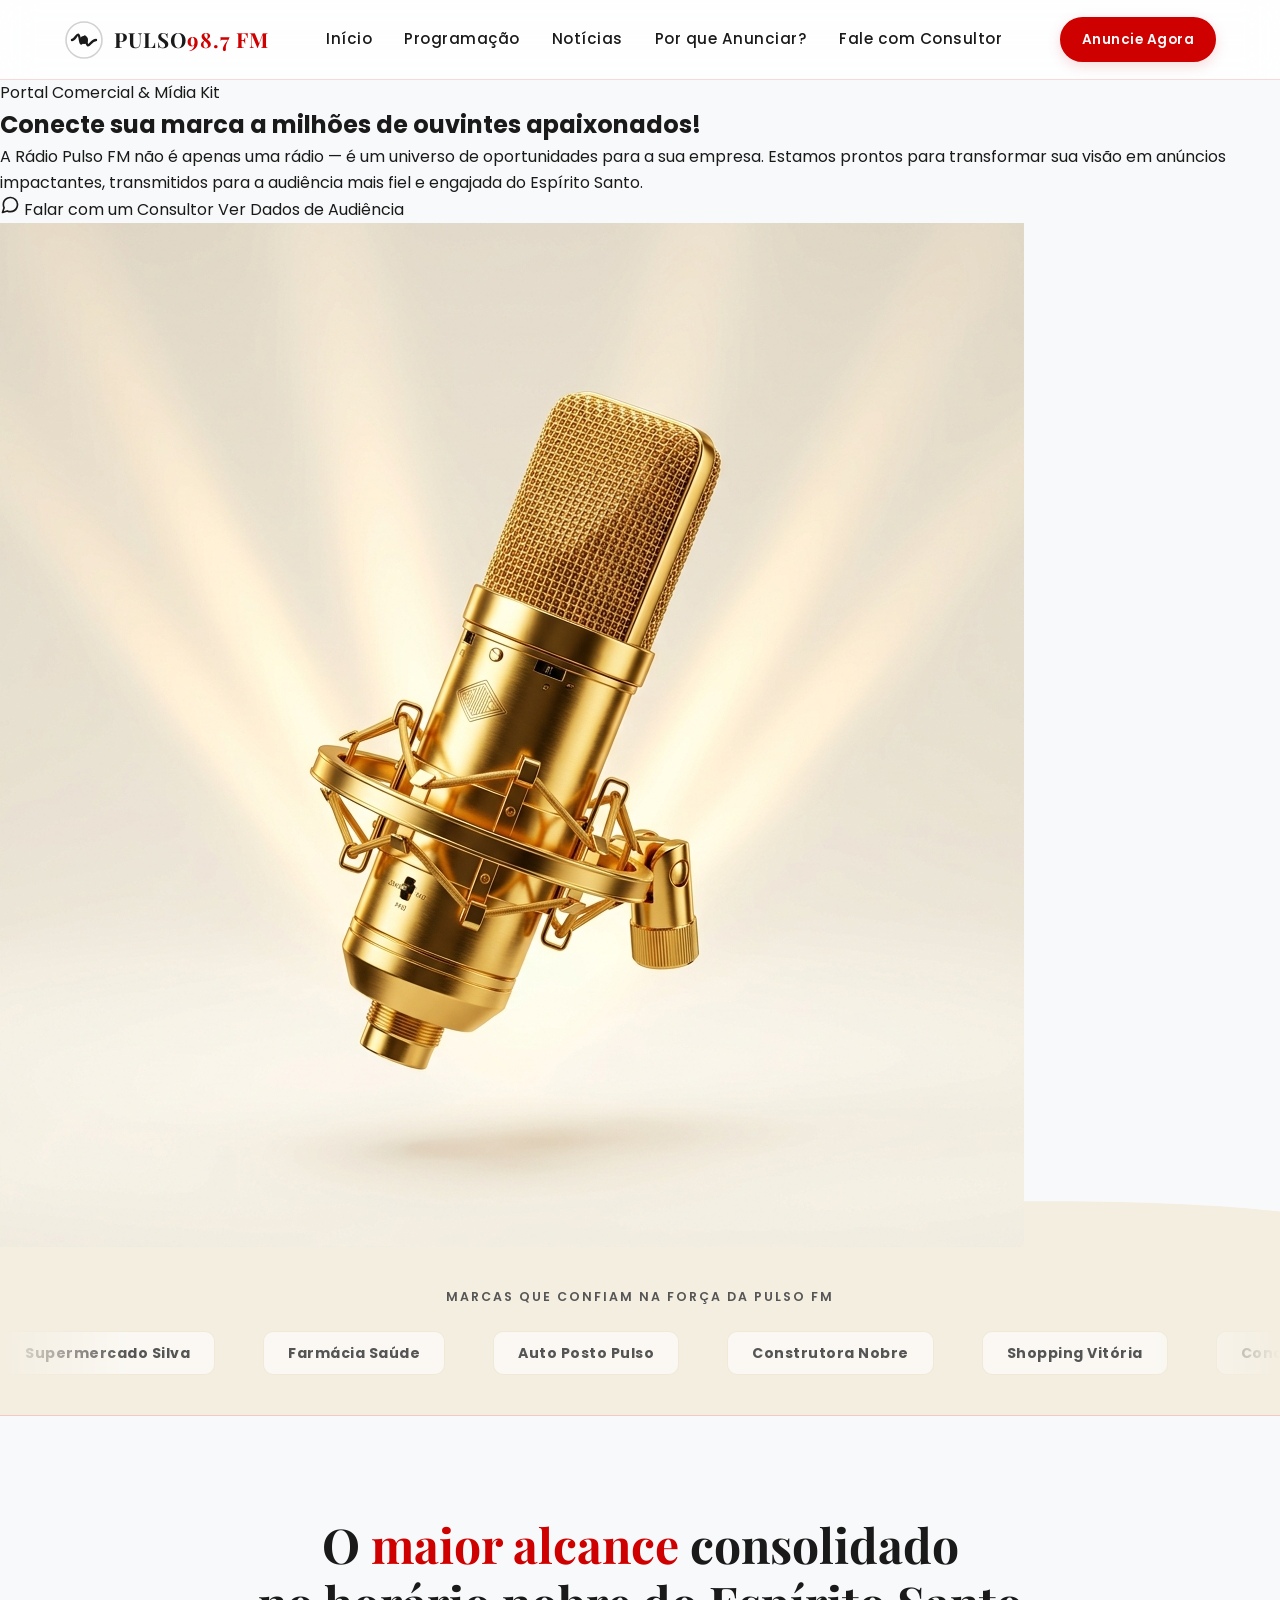
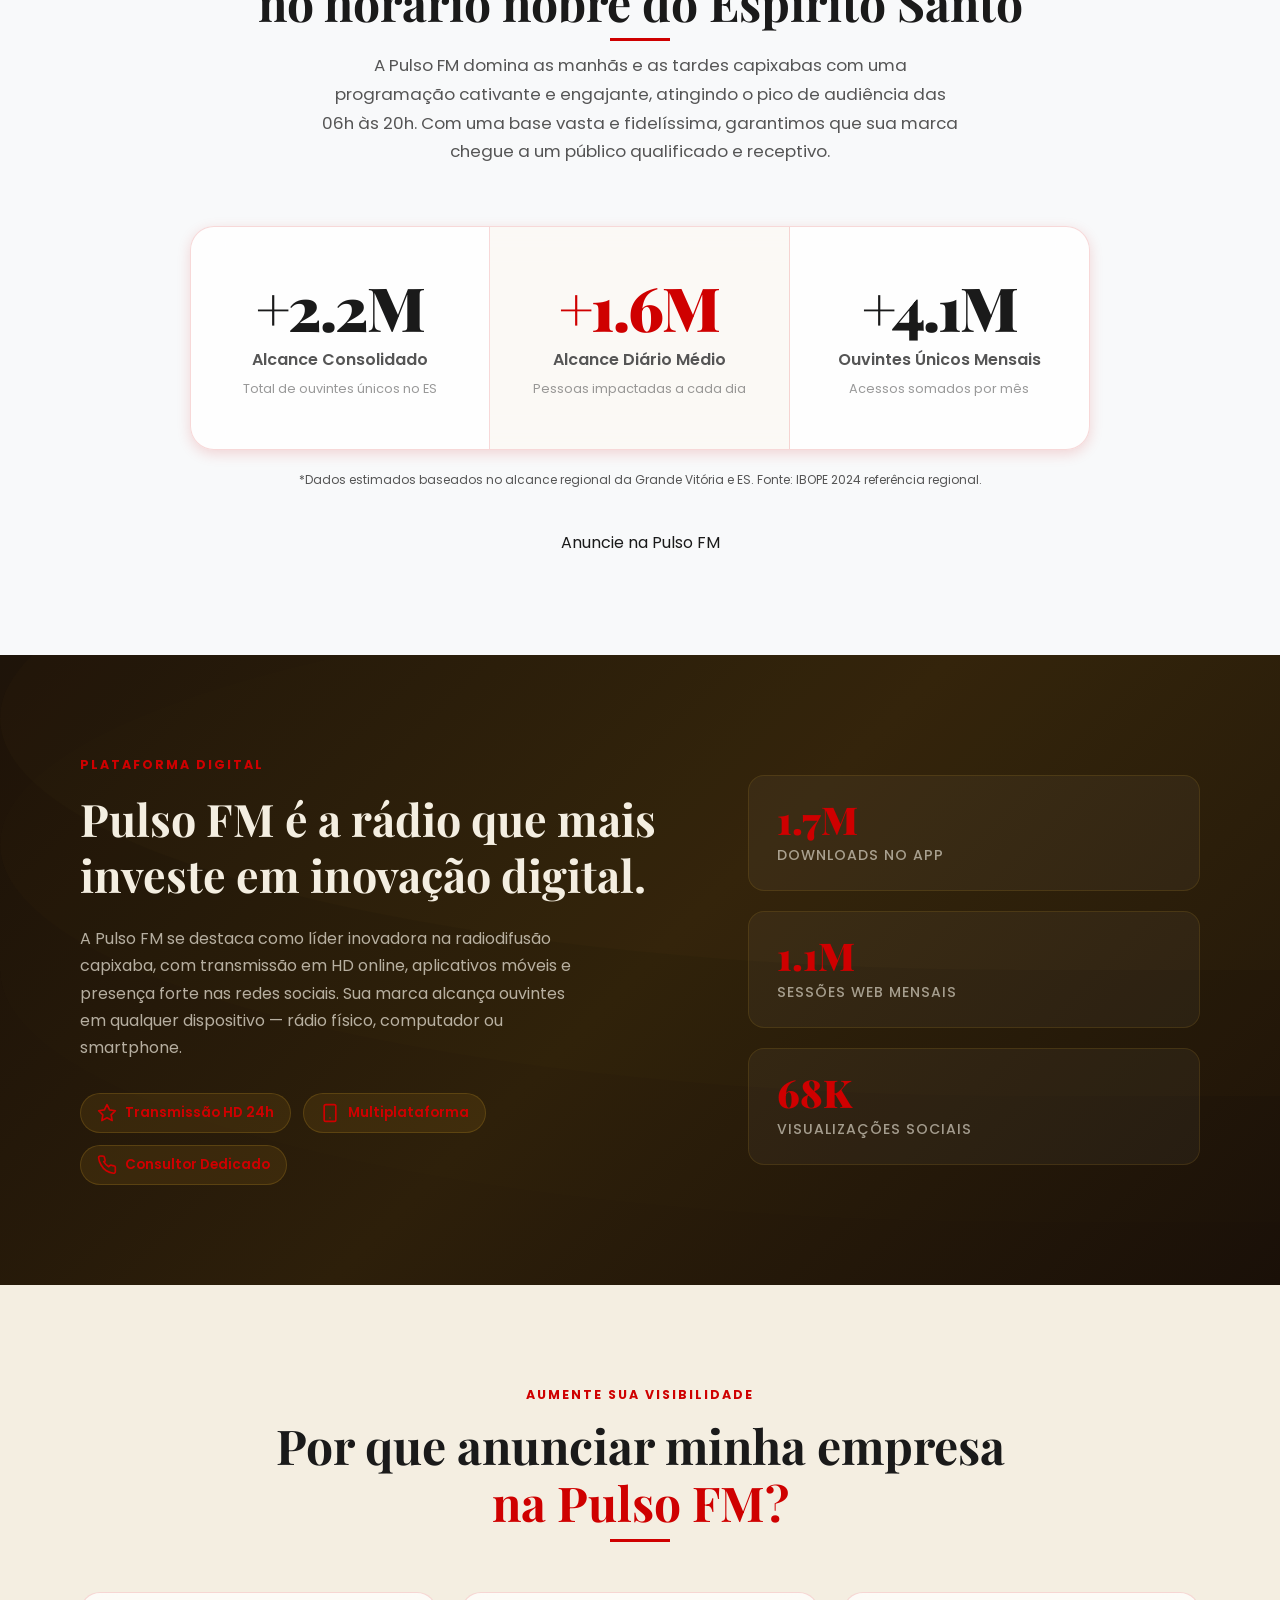
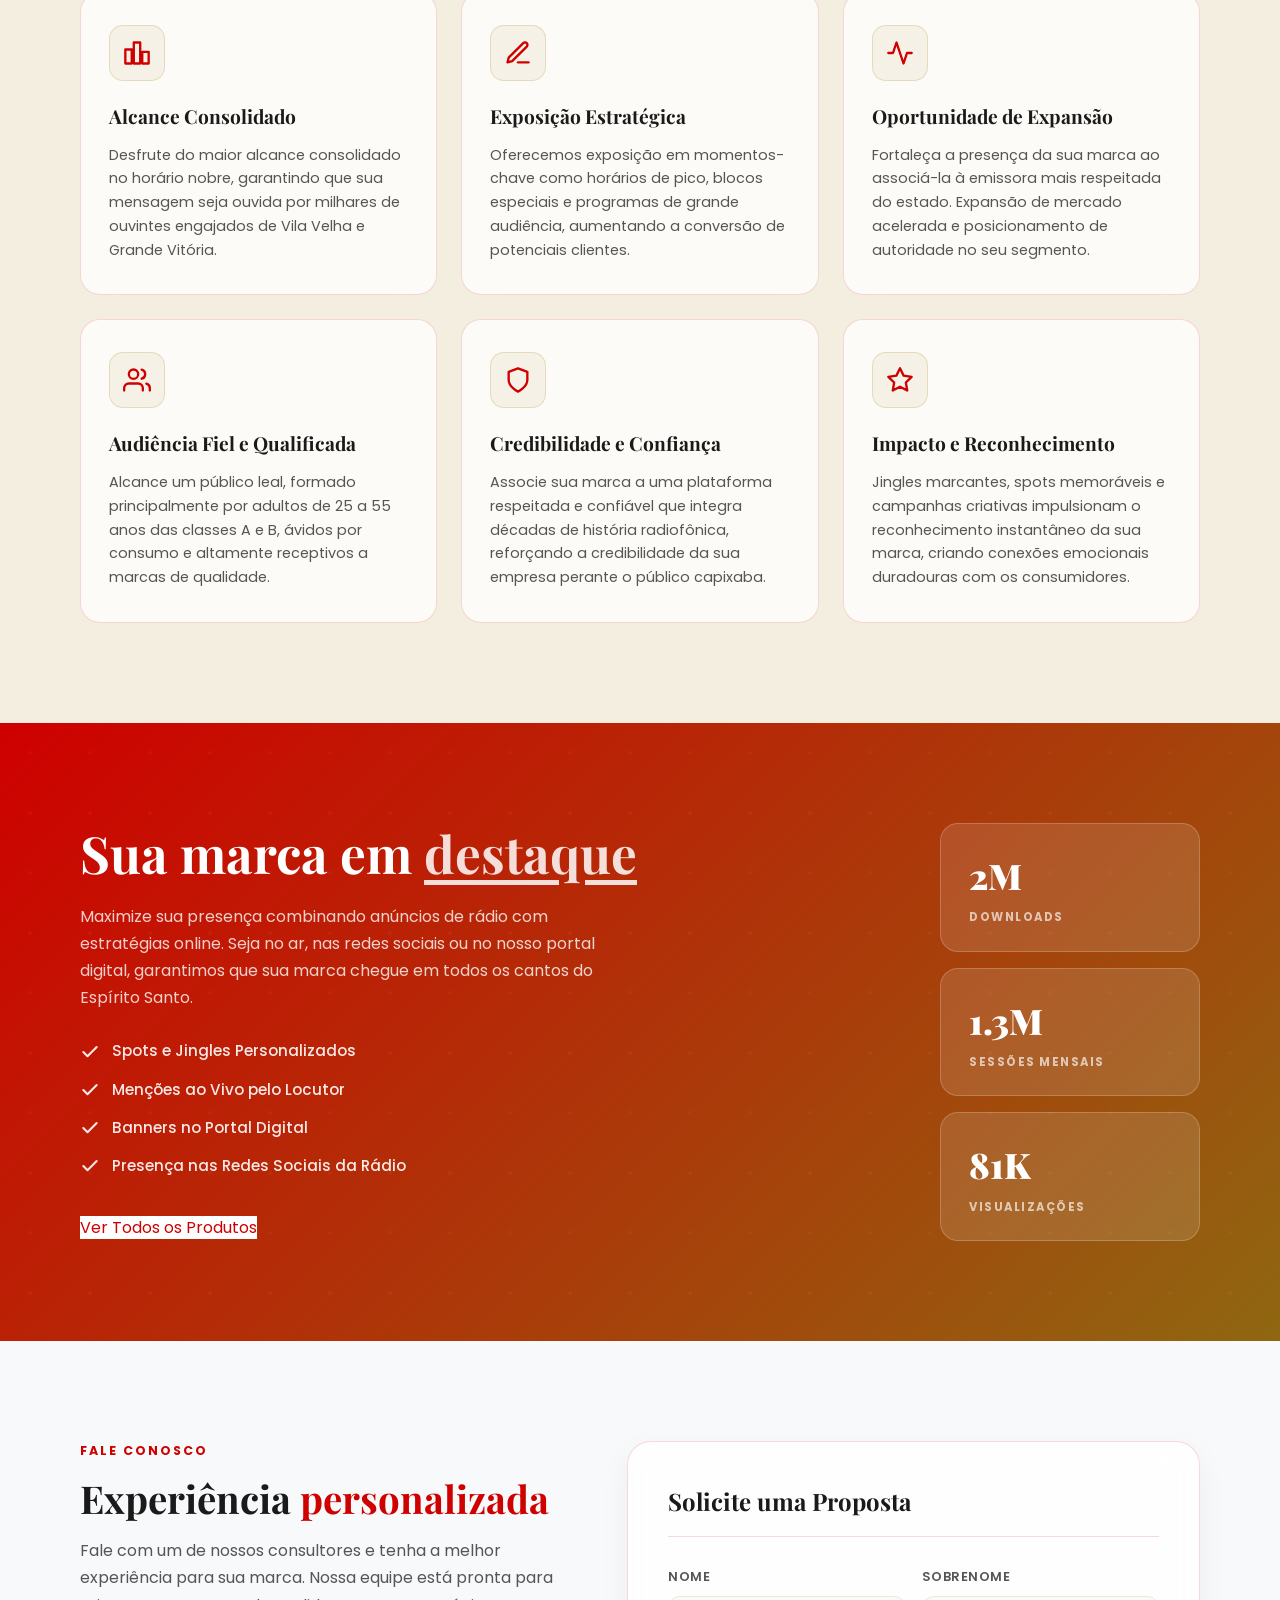
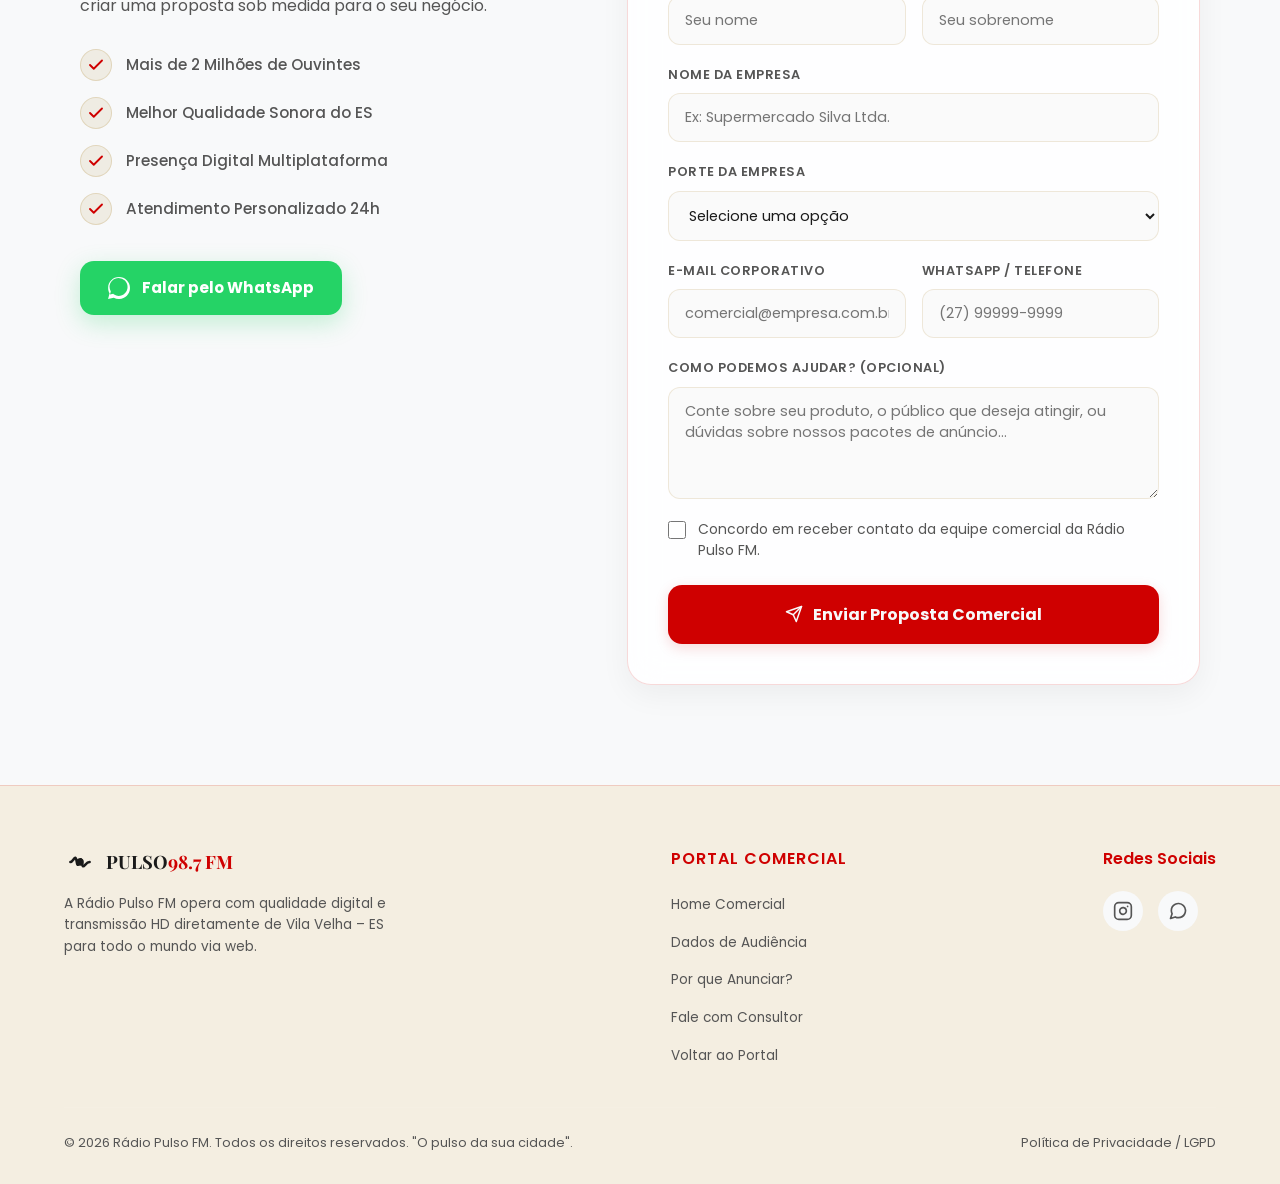
<file: comercial.html>
<!DOCTYPE html>
<html lang="pt-BR">
<head>
  <meta charset="UTF-8">
  <meta name="viewport" content="width=device-width, initial-scale=1.0">

  <!-- SEO -->
  <title>Anuncie na Pulso FM 98.7 | Portal Comercial & Mídia Kit | Vila Velha ES</title>
  <meta name="description" content="Conecte sua marca a milhões de ouvintes apaixonados. Anuncie na Rádio Pulso FM 98.7 e alcance a maior audiência de Vila Velha e Grande Vitória com credibilidade e impacto.">
  <meta name="keywords" content="anunciar rádio pulso fm, publicidade rádio es, mídia kit radio, anuncio radio vila velha, comercial pulso fm">
  <meta name="author" content="Rádio Pulso FM">

  <!-- Open Graph -->
  <meta property="og:type" content="website">
  <meta property="og:url" content="https://radiopulsofm.com.br/comercial.html">
  <meta property="og:title" content="Anuncie na Rádio Pulso FM 98.7 | Maior Alcance do ES">
  <meta property="og:description" content="Conecte sua empresa à audiência mais fiel e engajada do Espírito Santo. Alcance, credibilidade e impacto para a sua marca.">
  <meta property="og:image" content="./assets/icons/icon-512x512.png">

  <!-- Meta Mobile -->
  <meta name="theme-color" content="#f4eee1">

  <!-- Favicon -->
  <link rel="shortcut icon" href="./assets/icons/favicon.ico" type="image/x-icon">

  <!-- Estilos CSS -->
  <link rel="stylesheet" href="./css/style.css">
  <link rel="stylesheet" href="./css/comercial.css">
</head>
<body class="comercial-body">

  <!-- HEADER FIXO -->
  <header class="header" id="comercial-header">
    <a href="./index.html" class="header-logo" aria-label="Ir para o portal Rádio Pulso FM">
      <svg viewBox="0 0 100 100" xmlns="http://www.w3.org/2000/svg">
        <circle cx="50" cy="50" r="45" fill="none" stroke="currentColor" stroke-width="4" opacity="0.2"/>
        <path d="M20 50 C 30 50, 35 20, 40 50 C 45 80, 50 20, 55 50 C 60 80, 65 50, 80 50" fill="none" stroke="currentColor" stroke-width="6" stroke-linecap="round" stroke-linejoin="round"/>
        <circle cx="50" cy="50" r="10" fill="currentColor"/>
      </svg>
      <div class="header-logo-text">PULSO<span>98.7 FM</span></div>
    </a>

    <!-- Menu de Navegação -->
    <nav class="nav-links" id="nav-links" aria-label="Navegação da página comercial">
      <a href="./index.html" class="nav-link">Início</a>
      <a href="./index.html#programacao" class="nav-link">Programação</a>
      <a href="./noticias.html" class="nav-link">Notícias</a>
      <a href="#beneficios" class="nav-link">Por que Anunciar?</a>
      <a href="#contato" class="nav-link">Fale com Consultor</a>
    </nav>

    <!-- Ações do Header -->
    <div class="header-actions">
      <a href="#contato" class="btn-ouvir-header" id="btn-anuncie-cta">Anuncie Agora</a>
      <button class="menu-hamburger" id="menu-hamburger" aria-expanded="false" aria-label="Abrir menu de navegação">
        <span></span><span></span><span></span>
      </button>
    </div>
  </header>

  <main>

    <!-- ================================================
         1. HERO SECTION - Conexão e Impacto
         ================================================ -->
    <section class="comercial-hero" id="home">
      <div class="hero-comercial-container">

        <!-- Coluna de Texto -->
        <div class="hero-comercial-text" id="hero-text-anim">
          <span class="hero-comercial-tag">Portal Comercial & Mídia Kit</span>
          <h1 class="hero-comercial-title">
            Conecte sua marca a
            <span class="hero-typewriter" id="hero-typewriter"></span>
            ouvintes apaixonados!
          </h1>
          <p class="hero-comercial-desc">
            A Rádio Pulso FM não é apenas uma rádio — é um universo de oportunidades para a sua empresa. Estamos prontos para transformar sua visão em anúncios impactantes, transmitidos para a audiência mais fiel e engajada do Espírito Santo.
          </p>
          <div class="hero-comercial-actions">
            <a href="#contato" class="btn-comercial-primary" id="btn-hero-contato">
              <svg width="20" height="20" viewBox="0 0 24 24" fill="none" stroke="currentColor" stroke-width="2" stroke-linecap="round" stroke-linejoin="round">
                <path d="M21 11.5a8.38 8.38 0 0 1-.9 3.8 8.5 8.5 0 0 1-7.6 4.7 8.38 8.38 0 0 1-3.8-.9L3 21l1.9-5.7a8.38 8.38 0 0 1-.9-3.8 8.5 8.5 0 0 1 4.7-7.6 8.38 8.38 0 0 1 3.8-.9h.5a8.48 8.48 0 0 1 8 8v.5z"></path>
              </svg>
              Falar com um Consultor
            </a>
            <a href="#dados" class="btn-comercial-secondary" id="btn-hero-dados">Ver Dados de Audiência</a>
          </div>
        </div>

        <!-- Coluna de Imagem -->
        <div class="hero-comercial-img-wrapper" id="hero-img-anim">
          <div class="hero-mic-glow"></div>
          <img src="./assets/images/comercial_hero_mic.png" alt="Microfone de estúdio profissional da Pulso FM" class="hero-mic-img" loading="eager">
        </div>

      </div>

      <!-- Onda Decorativa de Transição -->
      <div class="hero-wave-separator" aria-hidden="true">
        <svg viewBox="0 0 1440 80" preserveAspectRatio="none" xmlns="http://www.w3.org/2000/svg">
          <path d="M0,40 C360,80 1080,0 1440,40 L1440,80 L0,80 Z" fill="var(--bg-secondary)"/>
        </svg>
      </div>
    </section>


    <!-- ================================================
         2. MARQUEE DE PARCEIROS
         ================================================ -->
    <section class="parceiros-marquee-section" id="parceiros">
      <div class="parceiros-marquee-header">
        <p>Marcas que confiam na força da Pulso FM</p>
      </div>
      <div class="marquee-wrapper" aria-label="Logos de parceiros em carrossel infinito">
        <div class="marquee-track" id="marquee-track">
          <div class="marquee-item"><span class="parceiro-text-logo">Supermercado Silva</span></div>
          <div class="marquee-item"><span class="parceiro-text-logo">Farmácia Saúde</span></div>
          <div class="marquee-item"><span class="parceiro-text-logo">Auto Posto Pulso</span></div>
          <div class="marquee-item"><span class="parceiro-text-logo">Construtora Nobre</span></div>
          <div class="marquee-item"><span class="parceiro-text-logo">Shopping Vitória</span></div>
          <div class="marquee-item"><span class="parceiro-text-logo">Concessionária ES</span></div>
          <div class="marquee-item"><span class="parceiro-text-logo">Faculdade Unileste</span></div>
          <div class="marquee-item"><span class="parceiro-text-logo">Grupo Médico VV</span></div>
          <!-- Duplicados para loop infinito -->
          <div class="marquee-item"><span class="parceiro-text-logo">Supermercado Silva</span></div>
          <div class="marquee-item"><span class="parceiro-text-logo">Farmácia Saúde</span></div>
          <div class="marquee-item"><span class="parceiro-text-logo">Auto Posto Pulso</span></div>
          <div class="marquee-item"><span class="parceiro-text-logo">Construtora Nobre</span></div>
          <div class="marquee-item"><span class="parceiro-text-logo">Shopping Vitória</span></div>
          <div class="marquee-item"><span class="parceiro-text-logo">Concessionária ES</span></div>
          <div class="marquee-item"><span class="parceiro-text-logo">Faculdade Unileste</span></div>
          <div class="marquee-item"><span class="parceiro-text-logo">Grupo Médico VV</span></div>
        </div>
      </div>
    </section>


    <!-- ================================================
         3. PAINEL DE DADOS & MÉTRICAS
         ================================================ -->
    <section class="dados-section" id="dados">
      <div class="container-wrapper">
        <div class="dados-header">
          <h2 class="section-title reveal">O <span>maior alcance</span> consolidado<br>no horário nobre do Espírito Santo</h2>
          <p class="dados-subtitle reveal" style="transition-delay: 0.1s;">A Pulso FM domina as manhãs e as tardes capixabas com uma programação cativante e engajante, atingindo o pico de audiência das 06h às 20h. Com uma base vasta e fidelíssima, garantimos que sua marca chegue a um público qualificado e receptivo.</p>
        </div>

        <div class="dados-grid reveal" style="transition-delay: 0.2s;">
          <div class="dado-card">
            <div class="dado-numero" data-target="2600000" data-suffix="+">0</div>
            <div class="dado-label">Alcance Consolidado</div>
            <div class="dado-desc">Total de ouvintes únicos no ES</div>
          </div>
          <div class="dado-card dado-card-destaque">
            <div class="dado-numero" data-target="1800000" data-suffix="+">0</div>
            <div class="dado-label">Alcance Diário Médio</div>
            <div class="dado-desc">Pessoas impactadas a cada dia</div>
          </div>
          <div class="dado-card">
            <div class="dado-numero" data-target="4700000" data-suffix="+">0</div>
            <div class="dado-label">Ouvintes Únicos Mensais</div>
            <div class="dado-desc">Acessos somados por mês</div>
          </div>
        </div>

        <p class="dados-fonte reveal" style="transition-delay: 0.3s;">*Dados estimados baseados no alcance regional da Grande Vitória e ES. Fonte: IBOPE 2024 referência regional.</p>

        <div class="dados-cta reveal" style="transition-delay: 0.4s;">
          <a href="#contato" class="btn-comercial-primary">Anuncie na Pulso FM</a>
        </div>
      </div>
    </section>


    <!-- ================================================
         4. INOVAÇÃO & TECNOLOGIA (Video/Wave Banner)
         ================================================ -->
    <section class="tecnologia-section" id="tecnologia">
      <div class="tecnologia-bg-waves" aria-hidden="true">
        <div class="wave wave1"></div>
        <div class="wave wave2"></div>
        <div class="wave wave3"></div>
      </div>
      <div class="tecnologia-content container-wrapper">
        <div class="tecnologia-text">
          <p class="tecnologia-pretitle">Plataforma Digital</p>
          <h2 class="tecnologia-title">Pulso FM é a rádio que mais<br>investe em inovação digital.</h2>
          <p class="tecnologia-desc">
            A Pulso FM se destaca como líder inovadora na radiodifusão capixaba, com transmissão em HD online, aplicativos móveis e presença forte nas redes sociais. Sua marca alcança ouvintes em qualquer dispositivo — rádio físico, computador ou smartphone.
          </p>
          <div class="tecnologia-badges">
            <div class="tec-badge">
              <svg width="20" height="20" viewBox="0 0 24 24" fill="none" stroke="currentColor" stroke-width="2" stroke-linecap="round" stroke-linejoin="round"><polygon points="12 2 15.09 8.26 22 9.27 17 14.14 18.18 21.02 12 17.77 5.82 21.02 7 14.14 2 9.27 8.91 8.26 12 2"></polygon></svg>
              Transmissão HD 24h
            </div>
            <div class="tec-badge">
              <svg width="20" height="20" viewBox="0 0 24 24" fill="none" stroke="currentColor" stroke-width="2" stroke-linecap="round" stroke-linejoin="round"><rect x="5" y="2" width="14" height="20" rx="2" ry="2"></rect><line x1="12" y1="18" x2="12.01" y2="18"></line></svg>
              Multiplataforma
            </div>
            <div class="tec-badge">
              <svg width="20" height="20" viewBox="0 0 24 24" fill="none" stroke="currentColor" stroke-width="2" stroke-linecap="round" stroke-linejoin="round"><path d="M22 16.92v3a2 2 0 0 1-2.18 2 19.79 19.79 0 0 1-8.63-3.07A19.5 19.5 0 0 1 4.99 12a19.79 19.79 0 0 1-3.07-8.67A2 2 0 0 1 3.9 1.25h3a2 2 0 0 1 2 1.72c.127.96.361 1.903.7 2.81a2 2 0 0 1-.45 2.11L8.09 8a16 16 0 0 0 6 6l1.27-1.27a2 2 0 0 1 2.11-.45c.907.339 1.85.573 2.81.7a2 2 0 0 1 1.72 2.03z"></path></svg>
              Consultor Dedicado
            </div>
          </div>
        </div>
        <div class="tecnologia-stats">
          <div class="tec-stat-card reveal" style="transition-delay: 0.1s;">
            <div class="tec-stat-num" data-target="2000000" data-suffix="">0</div>
            <div class="tec-stat-label">Downloads no App</div>
          </div>
          <div class="tec-stat-card reveal" style="transition-delay: 0.2s;">
            <div class="tec-stat-num" data-target="1300000" data-suffix="">0</div>
            <div class="tec-stat-label">Sessões Web Mensais</div>
          </div>
          <div class="tec-stat-card reveal" style="transition-delay: 0.3s;">
            <div class="tec-stat-num" data-target="81000" data-suffix="">0</div>
            <div class="tec-stat-label">Visualizações Sociais</div>
          </div>
        </div>
      </div>
    </section>


    <!-- ================================================
         5. POR QUE ANUNCIAR? (Grid de Benefícios)
         ================================================ -->
    <section class="beneficios-section" id="beneficios">
      <div class="container-wrapper">
        <div class="beneficios-header">
          <p class="beneficios-pretitle reveal">Aumente sua visibilidade</p>
          <h2 class="section-title reveal" style="transition-delay: 0.1s;">Por que anunciar minha empresa<br><span>na Pulso FM?</span></h2>
        </div>

        <div class="beneficios-grid">

          <div class="beneficio-card reveal" style="transition-delay: 0.0s;">
            <div class="beneficio-icon-wrapper">
              <svg width="28" height="28" viewBox="0 0 24 24" fill="none" stroke="currentColor" stroke-width="2" stroke-linecap="round" stroke-linejoin="round"><path d="M7.5 21H2V9h5.5v12zm7.25-18h-5.5v18h5.5V3zM22 11h-5.5v10H22V11z"></path></svg>
            </div>
            <h3>Alcance Consolidado</h3>
            <p>Desfrute do maior alcance consolidado no horário nobre, garantindo que sua mensagem seja ouvida por milhares de ouvintes engajados de Vila Velha e Grande Vitória.</p>
          </div>

          <div class="beneficio-card reveal" style="transition-delay: 0.08s;">
            <div class="beneficio-icon-wrapper">
              <svg width="28" height="28" viewBox="0 0 24 24" fill="none" stroke="currentColor" stroke-width="2" stroke-linecap="round" stroke-linejoin="round"><path d="M12 20h9"></path><path d="M16.5 3.5a2.121 2.121 0 0 1 3 3L7 19l-4 1 1-4L16.5 3.5z"></path></svg>
            </div>
            <h3>Exposição Estratégica</h3>
            <p>Oferecemos exposição em momentos-chave como horários de pico, blocos especiais e programas de grande audiência, aumentando a conversão de potenciais clientes.</p>
          </div>

          <div class="beneficio-card reveal" style="transition-delay: 0.16s;">
            <div class="beneficio-icon-wrapper">
              <svg width="28" height="28" viewBox="0 0 24 24" fill="none" stroke="currentColor" stroke-width="2" stroke-linecap="round" stroke-linejoin="round"><polyline points="22 12 18 12 15 21 9 3 6 12 2 12"></polyline></svg>
            </div>
            <h3>Oportunidade de Expansão</h3>
            <p>Fortaleça a presença da sua marca ao associá-la à emissora mais respeitada do estado. Expansão de mercado acelerada e posicionamento de autoridade no seu segmento.</p>
          </div>

          <div class="beneficio-card reveal" style="transition-delay: 0.24s;">
            <div class="beneficio-icon-wrapper">
              <svg width="28" height="28" viewBox="0 0 24 24" fill="none" stroke="currentColor" stroke-width="2" stroke-linecap="round" stroke-linejoin="round"><path d="M17 21v-2a4 4 0 0 0-4-4H5a4 4 0 0 0-4 4v2"></path><circle cx="9" cy="7" r="4"></circle><path d="M23 21v-2a4 4 0 0 0-3-3.87"></path><path d="M16 3.13a4 4 0 0 1 0 7.75"></path></svg>
            </div>
            <h3>Audiência Fiel e Qualificada</h3>
            <p>Alcance um público leal, formado principalmente por adultos de 25 a 55 anos das classes A e B, ávidos por consumo e altamente receptivos a marcas de qualidade.</p>
          </div>

          <div class="beneficio-card reveal" style="transition-delay: 0.32s;">
            <div class="beneficio-icon-wrapper">
              <svg width="28" height="28" viewBox="0 0 24 24" fill="none" stroke="currentColor" stroke-width="2" stroke-linecap="round" stroke-linejoin="round"><path d="M12 22s8-4 8-10V5l-8-3-8 3v7c0 6 8 10 8 10z"></path></svg>
            </div>
            <h3>Credibilidade e Confiança</h3>
            <p>Associe sua marca a uma plataforma respeitada e confiável que integra décadas de história radiofônica, reforçando a credibilidade da sua empresa perante o público capixaba.</p>
          </div>

          <div class="beneficio-card reveal" style="transition-delay: 0.40s;">
            <div class="beneficio-icon-wrapper">
              <svg width="28" height="28" viewBox="0 0 24 24" fill="none" stroke="currentColor" stroke-width="2" stroke-linecap="round" stroke-linejoin="round"><polygon points="12 2 15.09 8.26 22 9.27 17 14.14 18.18 21.02 12 17.77 5.82 21.02 7 14.14 2 9.27 8.91 8.26 12 2"></polygon></svg>
            </div>
            <h3>Impacto e Reconhecimento</h3>
            <p>Jingles marcantes, spots memoráveis e campanhas criativas impulsionam o reconhecimento instantâneo da sua marca, criando conexões emocionais duradouras com os consumidores.</p>
          </div>

        </div>
      </div>
    </section>


    <!-- ================================================
         6. PRESENÇA MULTIPLATAFORMA (Destaque de Marca)
         ================================================ -->
    <section class="presenca-section" id="presenca">
      <div class="container-wrapper">
        <div class="presenca-inner reveal">
          <div class="presenca-text">
            <h2>Sua marca em <span>destaque</span></h2>
            <p>Maximize sua presença combinando anúncios de rádio com estratégias online. Seja no ar, nas redes sociais ou no nosso portal digital, garantimos que sua marca chegue em todos os cantos do Espírito Santo.</p>
            <ul class="presenca-lista">
              <li>
                <svg width="20" height="20" viewBox="0 0 24 24" fill="none" stroke="currentColor" stroke-width="2.5" stroke-linecap="round" stroke-linejoin="round"><polyline points="20 6 9 17 4 12"></polyline></svg>
                Spots e Jingles Personalizados
              </li>
              <li>
                <svg width="20" height="20" viewBox="0 0 24 24" fill="none" stroke="currentColor" stroke-width="2.5" stroke-linecap="round" stroke-linejoin="round"><polyline points="20 6 9 17 4 12"></polyline></svg>
                Menções ao Vivo pelo Locutor
              </li>
              <li>
                <svg width="20" height="20" viewBox="0 0 24 24" fill="none" stroke="currentColor" stroke-width="2.5" stroke-linecap="round" stroke-linejoin="round"><polyline points="20 6 9 17 4 12"></polyline></svg>
                Banners no Portal Digital
              </li>
              <li>
                <svg width="20" height="20" viewBox="0 0 24 24" fill="none" stroke="currentColor" stroke-width="2.5" stroke-linecap="round" stroke-linejoin="round"><polyline points="20 6 9 17 4 12"></polyline></svg>
                Presença nas Redes Sociais da Rádio
              </li>
            </ul>
            <a href="#contato" class="btn-comercial-primary">Ver Todos os Produtos</a>
          </div>
          <div class="presenca-stats-col">
            <div class="presenca-stat-card">
              <div class="presenca-stat-num">2M</div>
              <div class="presenca-stat-label">DOWNLOADS</div>
            </div>
            <div class="presenca-stat-card">
              <div class="presenca-stat-num">1.3M</div>
              <div class="presenca-stat-label">SESSÕES MENSAIS</div>
            </div>
            <div class="presenca-stat-card">
              <div class="presenca-stat-num">81K</div>
              <div class="presenca-stat-label">VISUALIZAÇÕES</div>
            </div>
          </div>
        </div>
      </div>
    </section>


    <!-- ================================================
         7. FORMULÁRIO DE PROPOSTA COMERCIAL
         ================================================ -->
    <section class="contato-comercial-section" id="contato">
      <div class="container-wrapper">
        <div class="contato-comercial-inner">

          <!-- Coluna Informativa -->
          <div class="contato-comercial-info reveal">
            <p class="contato-pretitle">Fale Conosco</p>
            <h2>Experiência <span>personalizada</span></h2>
            <p class="contato-desc">Fale com um de nossos consultores e tenha a melhor experiência para sua marca. Nossa equipe está pronta para criar uma proposta sob medida para o seu negócio.</p>

            <ul class="contato-beneficios-lista">
              <li>
                <div class="contato-check-icon">
                  <svg width="18" height="18" viewBox="0 0 24 24" fill="none" stroke="currentColor" stroke-width="2.5" stroke-linecap="round" stroke-linejoin="round"><polyline points="20 6 9 17 4 12"></polyline></svg>
                </div>
                Mais de 2 Milhões de Ouvintes
              </li>
              <li>
                <div class="contato-check-icon">
                  <svg width="18" height="18" viewBox="0 0 24 24" fill="none" stroke="currentColor" stroke-width="2.5" stroke-linecap="round" stroke-linejoin="round"><polyline points="20 6 9 17 4 12"></polyline></svg>
                </div>
                Melhor Qualidade Sonora do ES
              </li>
              <li>
                <div class="contato-check-icon">
                  <svg width="18" height="18" viewBox="0 0 24 24" fill="none" stroke="currentColor" stroke-width="2.5" stroke-linecap="round" stroke-linejoin="round"><polyline points="20 6 9 17 4 12"></polyline></svg>
                </div>
                Presença Digital Multiplataforma
              </li>
              <li>
                <div class="contato-check-icon">
                  <svg width="18" height="18" viewBox="0 0 24 24" fill="none" stroke="currentColor" stroke-width="2.5" stroke-linecap="round" stroke-linejoin="round"><polyline points="20 6 9 17 4 12"></polyline></svg>
                </div>
                Atendimento Personalizado 24h
              </li>
            </ul>

            <a href="https://wa.me/5527999879870?text=Ol%C3%A1!%20Gostaria%20de%20saber%20mais%20sobre%20an%C3%BAncio%20na%20R%C3%A1dio%20Pulso%20FM." class="btn-whatsapp-consultor" target="_blank" rel="noopener" id="btn-whatsapp-consultor">
              <svg width="22" height="22" viewBox="0 0 24 24" fill="currentColor">
                <path d="M.057 24l1.687-6.163c-1.041-1.804-1.588-3.849-1.587-5.946C.06 5.348 5.397.01 12.008.01c3.202.001 6.212 1.246 8.477 3.513 2.262 2.268 3.507 5.28 3.505 8.484-.004 6.657-5.34 11.997-11.953 11.997-2.005-.001-3.973-.504-5.717-1.465L0 24zm6.59-4.846c1.6.95 3.188 1.449 4.825 1.451 5.436 0 9.86-4.37 9.864-9.799.002-2.63-1.023-5.101-2.885-6.966a9.78 9.78 0 0 0-6.924-2.879c-5.43 0-9.856 4.37-9.86 9.8-.001 1.742.483 3.442 1.4 4.957l-.931 3.4 3.51-.916z"/>
              </svg>
              Falar pelo WhatsApp
            </a>
          </div>

          <!-- Formulário -->
          <div class="contato-comercial-form-col reveal" style="transition-delay: 0.15s;">
            <div class="comercial-form-card">
              <h3>Solicite uma Proposta</h3>
              <form id="form-comercial" novalidate>
                <div class="form-row-comercial">
                  <div class="form-group-comercial">
                    <label for="com-nome">Nome</label>
                    <input type="text" id="com-nome" placeholder="Seu nome" required>
                  </div>
                  <div class="form-group-comercial">
                    <label for="com-sobrenome">Sobrenome</label>
                    <input type="text" id="com-sobrenome" placeholder="Seu sobrenome" required>
                  </div>
                </div>

                <div class="form-group-comercial">
                  <label for="com-empresa">Nome da Empresa</label>
                  <input type="text" id="com-empresa" placeholder="Ex: Supermercado Silva Ltda." required>
                </div>

                <div class="form-group-comercial">
                  <label for="com-porte">Porte da Empresa</label>
                  <select id="com-porte" required>
                    <option value="" disabled selected>Selecione uma opção</option>
                    <option value="micro">Microempresa (até 9 colaboradores)</option>
                    <option value="pequena">Pequena (10 a 49 colaboradores)</option>
                    <option value="media">Média (50 a 249 colaboradores)</option>
                    <option value="grande">Grande (250+ colaboradores)</option>
                  </select>
                </div>

                <div class="form-row-comercial">
                  <div class="form-group-comercial">
                    <label for="com-email">E-mail Corporativo</label>
                    <input type="email" id="com-email" placeholder="comercial@empresa.com.br" required>
                  </div>
                  <div class="form-group-comercial">
                    <label for="com-telefone">WhatsApp / Telefone</label>
                    <input type="tel" id="com-telefone" placeholder="(27) 99999-9999" maxlength="15" required>
                  </div>
                </div>

                <div class="form-group-comercial">
                  <label for="com-mensagem">Como podemos ajudar? (Opcional)</label>
                  <textarea id="com-mensagem" rows="4" placeholder="Conte sobre seu produto, o público que deseja atingir, ou dúvidas sobre nossos pacotes de anúncio..." maxlength="500"></textarea>
                </div>

                <div class="form-checkboxes-comercial">
                  <label class="checkbox-label-comercial">
                    <input type="checkbox" id="com-aceite" required>
                    <span>Concordo em receber contato da equipe comercial da Rádio Pulso FM.</span>
                  </label>
                </div>

                <button type="submit" class="btn-form-comercial-enviar" id="btn-comercial-enviar">
                  <svg width="18" height="18" viewBox="0 0 24 24" fill="none" stroke="currentColor" stroke-width="2" stroke-linecap="round" stroke-linejoin="round"><line x1="22" y1="2" x2="11" y2="13"></line><polygon points="22 2 15 22 11 13 2 9 22 2"></polygon></svg>
                  Enviar Proposta Comercial
                </button>
              </form>
            </div>
          </div>

        </div>
      </div>
    </section>

  </main>

  <!-- FOOTER -->
  <footer class="footer">
    <div class="footer-top">
      <div class="footer-col-about">
        <div class="footer-logo">
          <svg viewBox="0 0 100 100" xmlns="http://www.w3.org/2000/svg">
            <path d="M20 50 C 30 50, 35 20, 40 50 C 45 80, 50 20, 55 50 C 60 80, 65 50, 80 50" fill="none" stroke="currentColor" stroke-width="8" stroke-linecap="round" stroke-linejoin="round"/>
            <circle cx="50" cy="50" r="12" fill="currentColor"/>
          </svg>
          <div class="footer-logo-text">PULSO<span>98.7 FM</span></div>
        </div>
        <p class="footer-about-text">A Rádio Pulso FM opera com qualidade digital e transmissão HD diretamente de Vila Velha – ES para todo o mundo via web.</p>
      </div>

      <div class="footer-col-links">
        <h4>Portal Comercial</h4>
        <ul class="footer-links-list">
          <li class="footer-link-item"><a href="#home">Home Comercial</a></li>
          <li class="footer-link-item"><a href="#dados">Dados de Audiência</a></li>
          <li class="footer-link-item"><a href="#beneficios">Por que Anunciar?</a></li>
          <li class="footer-link-item"><a href="#contato">Fale com Consultor</a></li>
          <li class="footer-link-item"><a href="./index.html">Voltar ao Portal</a></li>
        </ul>
      </div>

      <div class="footer-col-social">
        <h4>Redes Sociais</h4>
        <div class="footer-social-icons">
          <a href="https://instagram.com/radiopulsofm" class="footer-social-btn" aria-label="Instagram Rádio Pulso" target="_blank" rel="noopener">
            <svg width="20" height="20" viewBox="0 0 24 24" fill="none" stroke="currentColor" stroke-width="2" stroke-linecap="round" stroke-linejoin="round"><rect x="2" y="2" width="20" height="20" rx="5" ry="5"></rect><path d="M16 11.37A4 4 0 1 1 12.63 8 4 4 0 0 1 16 11.37z"></path><line x1="17.5" y1="6.5" x2="17.51" y2="6.5"></line></svg>
          </a>
          <a href="https://wa.me/5527999879870" class="footer-social-btn" aria-label="WhatsApp Rádio Pulso" target="_blank" rel="noopener">
            <svg width="20" height="20" viewBox="0 0 24 24" fill="none" stroke="currentColor" stroke-width="2" stroke-linecap="round" stroke-linejoin="round"><path d="M21 11.5a8.38 8.38 0 0 1-.9 3.8 8.5 8.5 0 0 1-7.6 4.7 8.38 8.38 0 0 1-3.8-.9L3 21l1.9-5.7a8.38 8.38 0 0 1-.9-3.8 8.5 8.5 0 0 1 4.7-7.6 8.38 8.38 0 0 1 3.8-.9h.5a8.48 8.48 0 0 1 8 8v.5z"></path></svg>
          </a>
        </div>
      </div>
    </div>

    <div class="footer-bottom">
      <p>&copy; <span id="ano-copyright">2026</span> Rádio Pulso FM. Todos os direitos reservados. "O pulso da sua cidade".</p>
      <a href="./index.html" class="footer-policy-link">Política de Privacidade / LGPD</a>
    </div>
  </footer>

  <!-- Modal de Sucesso do Formulário -->
  <div class="modal-comercial-overlay" id="modal-comercial-overlay">
    <div class="modal-comercial-card">
      <div class="modal-comercial-icon">
        <svg width="48" height="48" viewBox="0 0 24 24" fill="none" stroke="currentColor" stroke-width="2" stroke-linecap="round" stroke-linejoin="round"><polyline points="20 6 9 17 4 12"></polyline></svg>
      </div>
      <h3>Proposta Enviada com Sucesso!</h3>
      <p>Nossa equipe comercial recebeu sua solicitação e entrará em contato em até <strong>24 horas úteis</strong> para apresentar a melhor proposta para a sua marca!</p>
      <button class="btn-modal-fechar" id="btn-modal-fechar">Fechar</button>
    </div>
  </div>

  <!-- Scripts -->
  <script src="./js/script.js"></script>
  <script src="./js/comercial.js"></script>
</body>
</html>
</file>
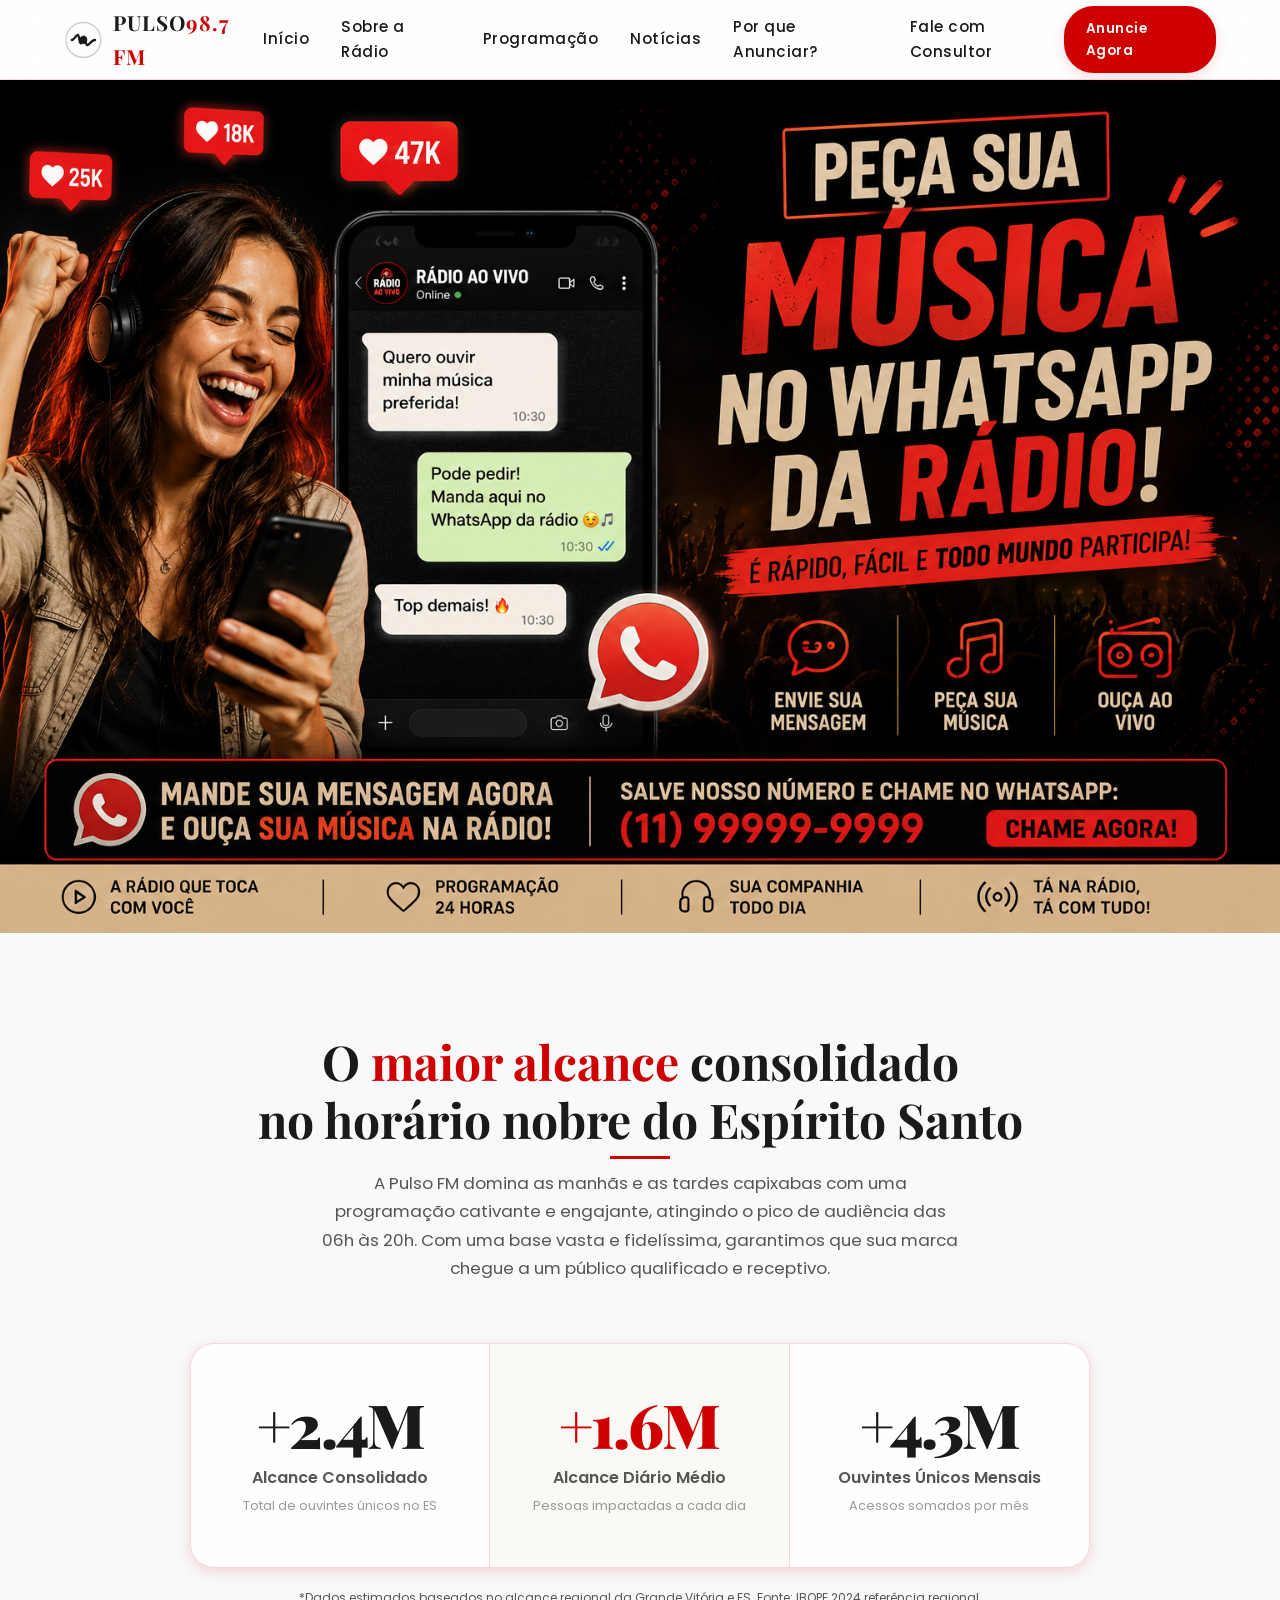
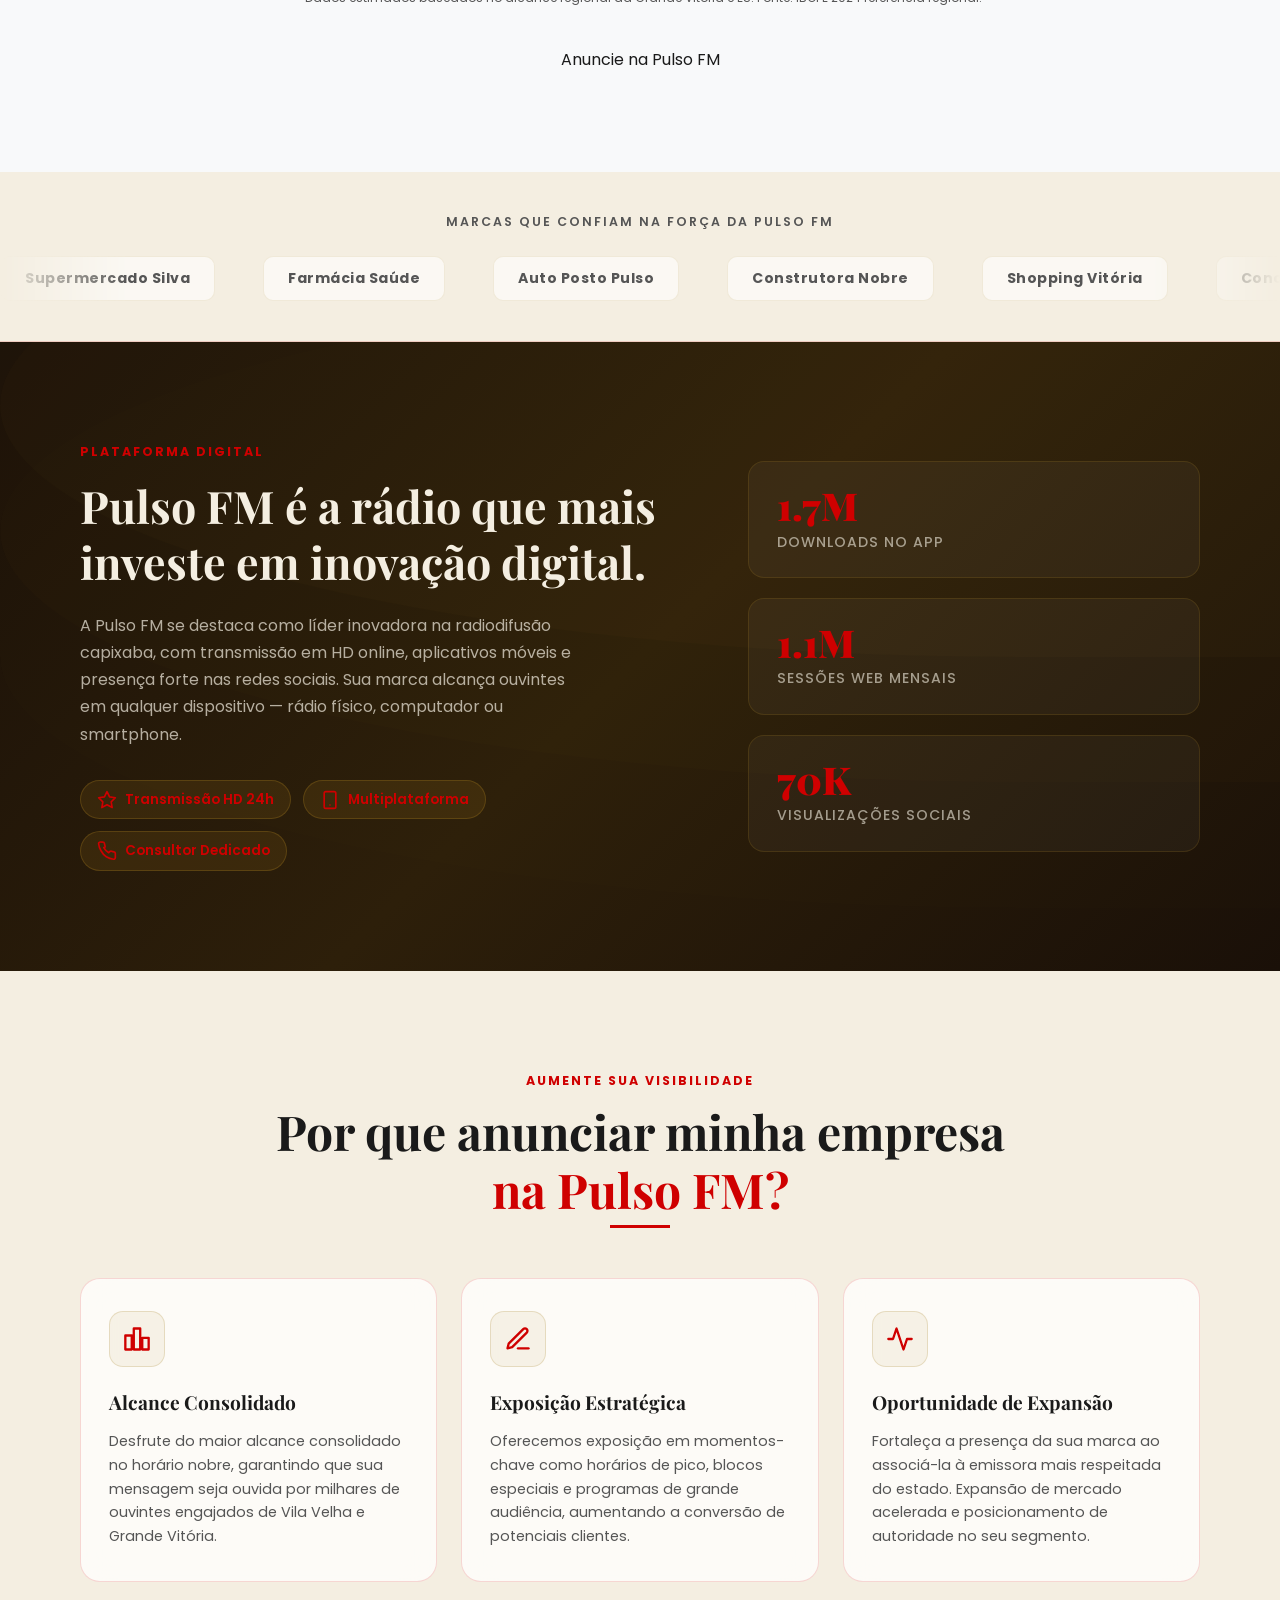
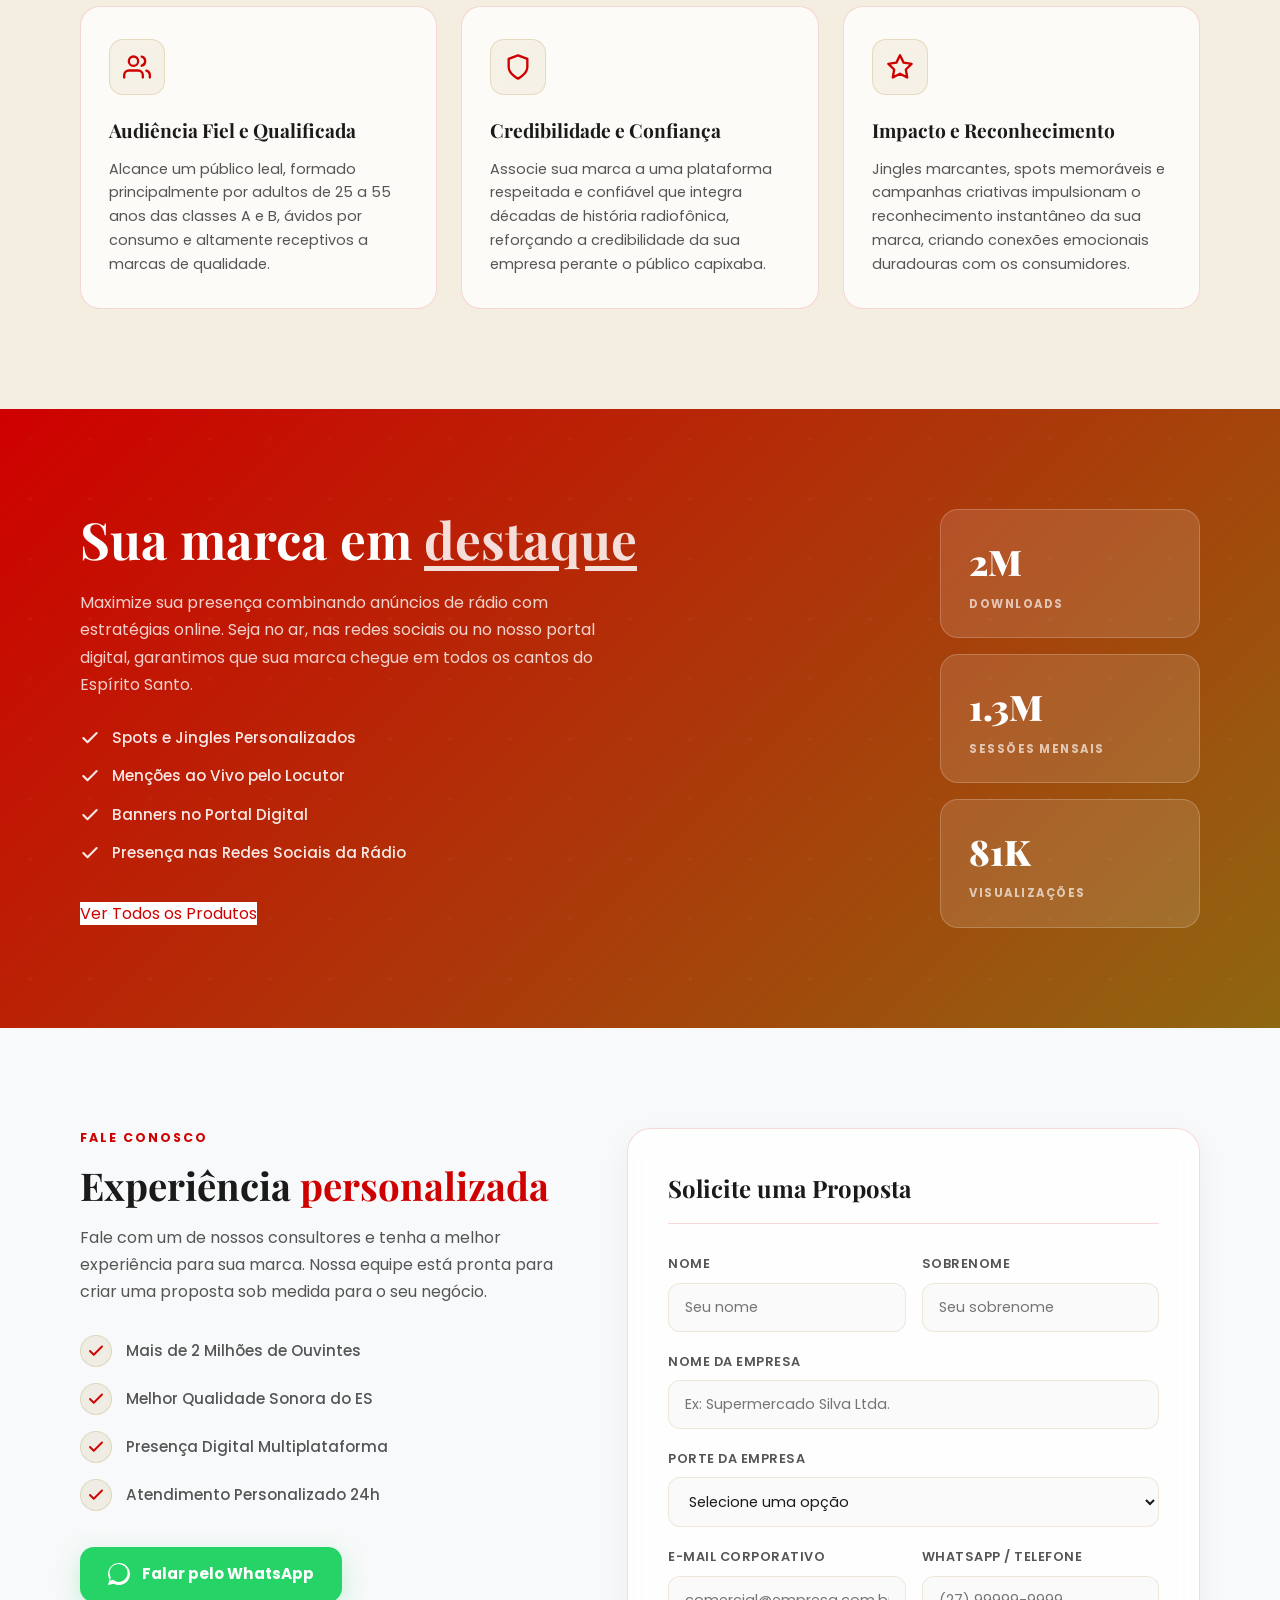
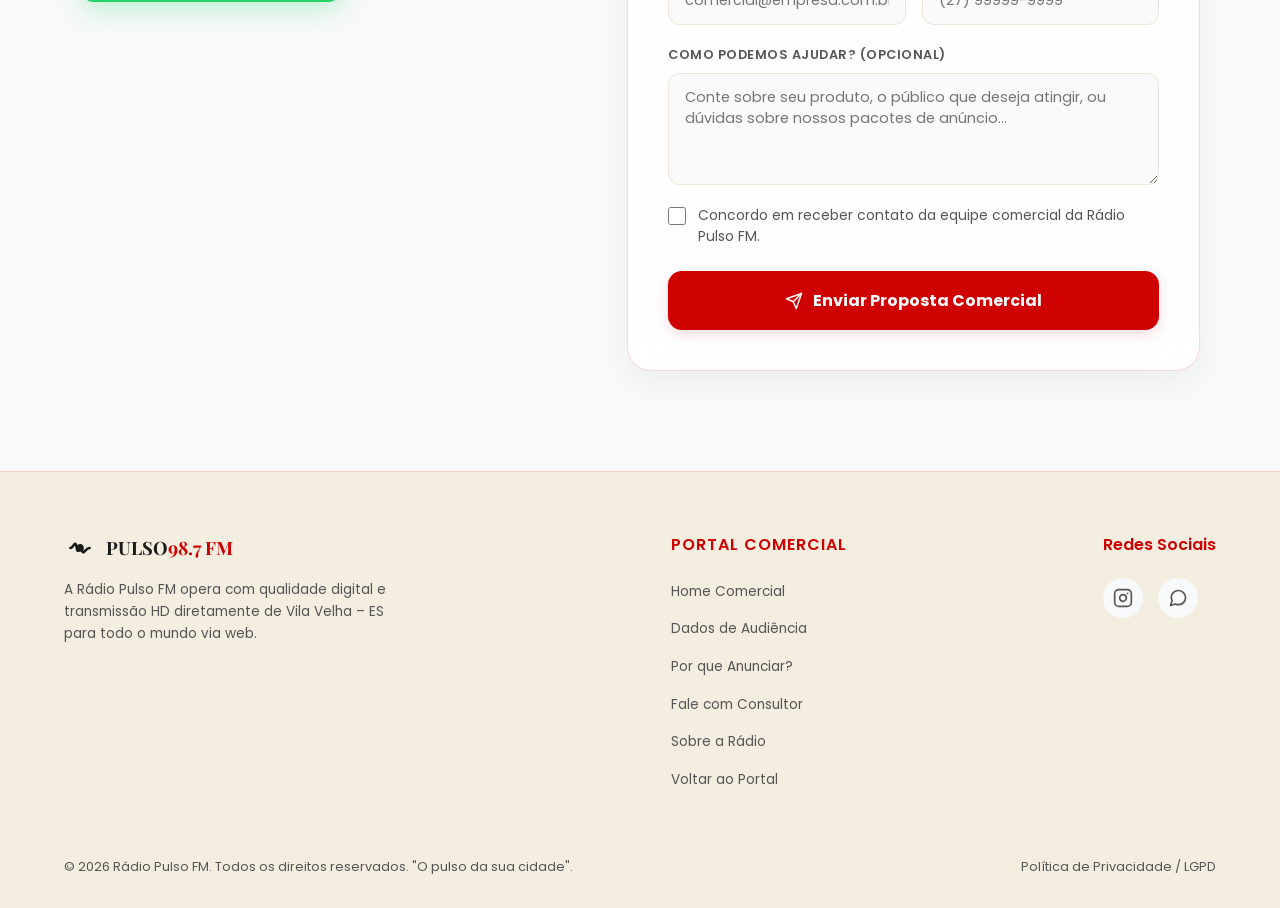
<file: pages/comercial.html>
<!DOCTYPE html>
<html lang="pt-BR">
<head>
  <meta charset="UTF-8">
  <meta name="viewport" content="width=device-width, initial-scale=1.0">

  <!-- SEO -->
  <title>Anuncie na Pulso FM 98.7 | Portal Comercial & Mídia Kit | Vila Velha ES</title>
  <meta name="description" content="Conecte sua marca a milhões of ouvintes apaixonados. Anuncie na Rádio Pulso FM 98.7 e alcance a maior audiência de Vila Velha e Grande Vitória com credibilidade e impacto.">
  <meta name="keywords" content="anunciar rádio pulso fm, publicidade rádio es, mídia kit radio, anuncio radio vila velha, comercial pulso fm">
  <meta name="author" content="Rádio Pulso FM">

  <!-- Open Graph -->
  <meta property="og:type" content="website">
  <meta property="og:url" content="https://radiopulsofm.com.br/pages/comercial.html">
  <meta property="og:title" content="Anuncie na Rádio Pulso FM 98.7 | Maior Alcance do ES">
  <meta property="og:description" content="Conecte sua empresa à audiência mais fiel e engajada do Espírito Santo. Alcance, credibilidade e impacto para a sua marca.">
  <meta property="og:image" content="../assets/icons/icon-512x512.png">

  <!-- Meta Mobile -->
  <meta name="theme-color" content="#f4eee1">

  <!-- Favicon -->
  <link rel="shortcut icon" href="../assets/icons/favicon.ico" type="image/x-icon">

  <!-- Estilos CSS -->
  <link rel="stylesheet" href="../css/style.css">
  <link rel="stylesheet" href="../css/comercial.css">
</head>
<body class="comercial-body">

  <!-- HEADER FIXO -->
  <header class="header" id="comercial-header">
    <a href="../index.html" class="header-logo" aria-label="Ir para o portal Rádio Pulso FM">
      <svg viewBox="0 0 100 100" xmlns="http://www.w3.org/2000/svg">
        <circle cx="50" cy="50" r="45" fill="none" stroke="currentColor" stroke-width="4" opacity="0.2"/>
        <path d="M20 50 C 30 50, 35 20, 40 50 C 45 80, 50 20, 55 50 C 60 80, 65 50, 80 50" fill="none" stroke="currentColor" stroke-width="6" stroke-linecap="round" stroke-linejoin="round"/>
        <circle cx="50" cy="50" r="10" fill="currentColor"/>
      </svg>
      <div class="header-logo-text">PULSO<span>98.7 FM</span></div>
    </a>

    <!-- Menu de Navegação -->
    <nav class="nav-links" id="nav-links" aria-label="Navegação da página comercial">
      <a href="../index.html" class="nav-link">Início</a>
      <a href="./sobre.html" class="nav-link">Sobre a Rádio</a>
      <a href="../index.html#programacao" class="nav-link">Programação</a>
      <a href="./noticias.html" class="nav-link">Notícias</a>
      <a href="#beneficios" class="nav-link">Por que Anunciar?</a>
      <a href="#contato" class="nav-link">Fale com Consultor</a>
    </nav>

    <!-- Ações do Header -->
    <div class="header-actions">
      <a href="#contato" class="btn-ouvir-header" id="btn-anuncie-cta">Anuncie Agora</a>
      <button class="menu-hamburger" id="menu-hamburger" aria-expanded="false" aria-label="Abrir menu de navegação">
        <span></span><span></span><span></span>
      </button>
    </div>
  </header>

  <main>

    <!-- ================================================
         1. HERO SECTION - Conexão e Impacto
         ================================================ -->
    <section class="comercial-hero" id="home">
      <div class="hero-comercial-container">
        <a href="https://wa.me/5527999879870?text=Ol%C3%A1!%20Gostaria%20de%20saber%20mais%20sobre%20an%C3%BAncio%20na%20R%C3%A1dio%20Pulso%20FM." target="_blank" rel="noopener" class="hero-image-link" id="hero-whatsapp-banner">
          <img src="../assets/images/ChatGPT Image 5 de jun. de 2026, 21_45_56.png" alt="Promoção WhatsApp Rádio Pulso FM" class="hero-banner-img" loading="eager">
        </a>
      </div>

      <!-- Onda Decorativa de Transição -->
      <div class="hero-wave-separator" aria-hidden="true">
        <svg viewBox="0 0 1440 80" preserveAspectRatio="none" xmlns="http://www.w3.org/2000/svg">
          <path d="M0,40 C360,80 1080,0 1440,40 L1440,80 L0,80 Z" fill="var(--bg-primary)"/>
        </svg>
      </div>
    </section>


    <!-- ================================================
         3. PAINEL DE DADOS & MÉTRICAS
         ================================================ -->
    <section class="dados-section" id="dados">
      <div class="container-wrapper">
        <div class="dados-header">
          <h2 class="section-title reveal">O <span>maior alcance</span> consolidado<br>no horário nobre do Espírito Santo</h2>
          <p class="dados-subtitle reveal" style="transition-delay: 0.1s;">A Pulso FM domina as manhãs e as tardes capixabas com uma programação cativante e engajante, atingindo o pico de audiência das 06h às 20h. Com uma base vasta e fidelíssima, garantimos que sua marca chegue a um público qualificado e receptivo.</p>
        </div>

        <div class="dados-grid reveal" style="transition-delay: 0.2s;">
          <div class="dado-card">
            <div class="dado-numero" data-target="2600000" data-suffix="+">0</div>
            <div class="dado-label">Alcance Consolidado</div>
            <div class="dado-desc">Total de ouvintes únicos no ES</div>
          </div>
          <div class="dado-card dado-card-destaque">
            <div class="dado-numero" data-target="1800000" data-suffix="+">0</div>
            <div class="dado-label">Alcance Diário Médio</div>
            <div class="dado-desc">Pessoas impactadas a cada dia</div>
          </div>
          <div class="dado-card">
            <div class="dado-numero" data-target="4700000" data-suffix="+">0</div>
            <div class="dado-label">Ouvintes Únicos Mensais</div>
            <div class="dado-desc">Acessos somados por mês</div>
          </div>
        </div>

        <p class="dados-fonte reveal" style="transition-delay: 0.3s;">*Dados estimados baseados no alcance regional da Grande Vitória e ES. Fonte: IBOPE 2024 referência regional.</p>

        <div class="dados-cta reveal" style="transition-delay: 0.4s;">
          <a href="#contato" class="btn-comercial-primary">Anuncie na Pulso FM</a>
        </div>
      </div>
    </section>


    <!-- ================================================
         2. MARQUEE DE PARCEIROS (Movido para fora do Hero)
         ================================================ -->
    <section class="parceiros-marquee-section" id="parceiros">
      <div class="parceiros-marquee-header">
        <p>Marcas que confiam na força da Pulso FM</p>
      </div>
      <div class="marquee-wrapper" aria-label="Logos de parceiros in carrossel infinito">
        <div class="marquee-track" id="marquee-track">
          <div class="marquee-item"><span class="parceiro-text-logo">Supermercado Silva</span></div>
          <div class="marquee-item"><span class="parceiro-text-logo">Farmácia Saúde</span></div>
          <div class="marquee-item"><span class="parceiro-text-logo">Auto Posto Pulso</span></div>
          <div class="marquee-item"><span class="parceiro-text-logo">Construtora Nobre</span></div>
          <div class="marquee-item"><span class="parceiro-text-logo">Shopping Vitória</span></div>
          <div class="marquee-item"><span class="parceiro-text-logo">Concessionária ES</span></div>
          <div class="marquee-item"><span class="parceiro-text-logo">Faculdade Unileste</span></div>
          <div class="marquee-item"><span class="parceiro-text-logo">Grupo Médico VV</span></div>
          <!-- Duplicados para loop infinito -->
          <div class="marquee-item"><span class="parceiro-text-logo">Supermercado Silva</span></div>
          <div class="marquee-item"><span class="parceiro-text-logo">Farmácia Saúde</span></div>
          <div class="marquee-item"><span class="parceiro-text-logo">Auto Posto Pulso</span></div>
          <div class="marquee-item"><span class="parceiro-text-logo">Construtora Nobre</span></div>
          <div class="marquee-item"><span class="parceiro-text-logo">Shopping Vitória</span></div>
          <div class="marquee-item"><span class="parceiro-text-logo">Concessionária ES</span></div>
          <div class="marquee-item"><span class="parceiro-text-logo">Faculdade Unileste</span></div>
          <div class="marquee-item"><span class="parceiro-text-logo">Grupo Médico VV</span></div>
        </div>
      </div>
    </section>


    <!-- ================================================
         4. INOVAÇÃO & TECNOLOGIA (Video/Wave Banner)
         ================================================ -->
    <section class="tecnologia-section" id="tecnologia">
      <div class="tecnologia-bg-waves" aria-hidden="true">
        <div class="wave wave1"></div>
        <div class="wave wave2"></div>
        <div class="wave wave3"></div>
      </div>
      <div class="tecnologia-content container-wrapper">
        <div class="tecnologia-text">
          <p class="tecnologia-pretitle">Plataforma Digital</p>
          <h2 class="tecnologia-title">Pulso FM é a rádio que mais<br>investe em inovação digital.</h2>
          <p class="tecnologia-desc">
            A Pulso FM se destaca como líder inovadora na radiodifusão capixaba, com transmissão em HD online, aplicativos móveis e presença forte nas redes sociais. Sua marca alcança ouvintes em qualquer dispositivo — rádio físico, computador ou smartphone.
          </p>
          <div class="tecnologia-badges">
            <div class="tec-badge">
              <svg width="20" height="20" viewBox="0 0 24 24" fill="none" stroke="currentColor" stroke-width="2" stroke-linecap="round" stroke-linejoin="round"><polygon points="12 2 15.09 8.26 22 9.27 17 14.14 18.18 21.02 12 17.77 5.82 21.02 7 14.14 2 9.27 8.91 8.26 12 2"></polygon></svg>
              Transmissão HD 24h
            </div>
            <div class="tec-badge">
              <svg width="20" height="20" viewBox="0 0 24 24" fill="none" stroke="currentColor" stroke-width="2" stroke-linecap="round" stroke-linejoin="round"><rect x="5" y="2" width="14" height="20" rx="2" ry="2"></rect><line x1="12" y1="18" x2="12.01" y2="18"></line></svg>
              Multiplataforma
            </div>
            <div class="tec-badge">
              <svg width="20" height="20" viewBox="0 0 24 24" fill="none" stroke="currentColor" stroke-width="2" stroke-linecap="round" stroke-linejoin="round"><path d="M22 16.92v3a2 2 0 0 1-2.18 2 19.79 19.79 0 0 1-8.63-3.07A19.5 19.5 0 0 1 4.99 12a19.79 19.79 0 0 1-3.07-8.67A2 2 0 0 1 3.9 1.25h3a2 2 0 0 1 2 1.72c.127.96.361 1.903.7 2.81a2 2 0 0 1-.45 2.11L8.09 8a16 16 0 0 0 6 6l1.27-1.27a2 2 0 0 1 2.11-.45c.907.339 1.85.573 2.81.7a2 2 0 0 1 1.72 2.03z"></path></svg>
              Consultor Dedicado
            </div>
          </div>
        </div>
        <div class="tecnologia-stats">
          <div class="tec-stat-card reveal" style="transition-delay: 0.1s;">
            <div class="tec-stat-num" data-target="2000000" data-suffix="">0</div>
            <div class="tec-stat-label">Downloads no App</div>
          </div>
          <div class="tec-stat-card reveal" style="transition-delay: 0.2s;">
            <div class="tec-stat-num" data-target="1300000" data-suffix="">0</div>
            <div class="tec-stat-label">Sessões Web Mensais</div>
          </div>
          <div class="tec-stat-card reveal" style="transition-delay: 0.3s;">
            <div class="tec-stat-num" data-target="81000" data-suffix="">0</div>
            <div class="tec-stat-label">Visualizações Sociais</div>
          </div>
        </div>
      </div>
    </section>


    <!-- ================================================
         5. POR QUE ANUNCIAR? (Grid de Benefícios)
         ================================================ -->
    <section class="beneficios-section" id="beneficios">
      <div class="container-wrapper">
        <div class="beneficios-header">
          <p class="beneficios-pretitle reveal">Aumente sua visibilidade</p>
          <h2 class="section-title reveal" style="transition-delay: 0.1s;">Por que anunciar minha empresa<br><span>na Pulso FM?</span></h2>
        </div>

        <div class="beneficios-grid">

          <div class="beneficio-card reveal" style="transition-delay: 0.0s;">
            <div class="beneficio-icon-wrapper">
              <svg width="28" height="28" viewBox="0 0 24 24" fill="none" stroke="currentColor" stroke-width="2" stroke-linecap="round" stroke-linejoin="round"><path d="M7.5 21H2V9h5.5v12zm7.25-18h-5.5v18h5.5V3zM22 11h-5.5v10H22V11z"></path></svg>
            </div>
            <h3>Alcance Consolidado</h3>
            <p>Desfrute do maior alcance consolidado no horário nobre, garantindo que sua mensagem seja ouvida por milhares de ouvintes engajados de Vila Velha e Grande Vitória.</p>
          </div>

          <div class="beneficio-card reveal" style="transition-delay: 0.08s;">
            <div class="beneficio-icon-wrapper">
              <svg width="28" height="28" viewBox="0 0 24 24" fill="none" stroke="currentColor" stroke-width="2" stroke-linecap="round" stroke-linejoin="round"><path d="M12 20h9"></path><path d="M16.5 3.5a2.121 2.121 0 0 1 3 3L7 19l-4 1 1-4L16.5 3.5z"></path></svg>
            </div>
            <h3>Exposição Estratégica</h3>
            <p>Oferecemos exposição em momentos-chave como horários de pico, blocos especiais e programas de grande audiência, aumentando a conversão de potenciais clientes.</p>
          </div>

          <div class="beneficio-card reveal" style="transition-delay: 0.16s;">
            <div class="beneficio-icon-wrapper">
              <svg width="28" height="28" viewBox="0 0 24 24" fill="none" stroke="currentColor" stroke-width="2" stroke-linecap="round" stroke-linejoin="round"><polyline points="22 12 18 12 15 21 9 3 6 12 2 12"></polyline></svg>
            </div>
            <h3>Oportunidade de Expansão</h3>
            <p>Fortaleça a presença da sua marca ao associá-la à emissora mais respeitada do estado. Expansão de mercado acelerada e posicionamento de autoridade no seu segmento.</p>
          </div>

          <div class="beneficio-card reveal" style="transition-delay: 0.24s;">
            <div class="beneficio-icon-wrapper">
              <svg width="28" height="28" viewBox="0 0 24 24" fill="none" stroke="currentColor" stroke-width="2" stroke-linecap="round" stroke-linejoin="round"><path d="M17 21v-2a4 4 0 0 0-4-4H5a4 4 0 0 0-4 4v2"></path><circle cx="9" cy="7" r="4"></circle><path d="M23 21v-2a4 4 0 0 0-3-3.87"></path><path d="M16 3.13a4 4 0 0 1 0 7.75"></path></svg>
            </div>
            <h3>Audiência Fiel e Qualificada</h3>
            <p>Alcance um público leal, formado principalmente por adultos de 25 a 55 anos das classes A e B, ávidos por consumo e altamente receptivos a marcas de qualidade.</p>
          </div>

          <div class="beneficio-card reveal" style="transition-delay: 0.32s;">
            <div class="beneficio-icon-wrapper">
              <svg width="28" height="28" viewBox="0 0 24 24" fill="none" stroke="currentColor" stroke-width="2" stroke-linecap="round" stroke-linejoin="round"><path d="M12 22s8-4 8-10V5l-8-3-8 3v7c0 6 8 10 8 10z"></path></svg>
            </div>
            <h3>Credibilidade e Confiança</h3>
            <p>Associe sua marca a uma plataforma respeitada e confiável que integra décadas de história radiofônica, reforçando a credibilidade da sua empresa perante o público capixaba.</p>
          </div>

          <div class="beneficio-card reveal" style="transition-delay: 0.40s;">
            <div class="beneficio-icon-wrapper">
              <svg width="28" height="28" viewBox="0 0 24 24" fill="none" stroke="currentColor" stroke-width="2" stroke-linecap="round" stroke-linejoin="round"><polygon points="12 2 15.09 8.26 22 9.27 17 14.14 18.18 21.02 12 17.77 5.82 21.02 7 14.14 2 9.27 8.91 8.26 12 2"></polygon></svg>
            </div>
            <h3>Impacto e Reconhecimento</h3>
            <p>Jingles marcantes, spots memoráveis e campanhas criativas impulsionam o reconhecimento instantâneo da sua marca, criando conexões emocionais duradouras com os consumidores.</p>
          </div>

        </div>
      </div>
    </section>


    <!-- ================================================
         6. PRESENÇA MULTIPLATAFORMA (Destaque de Marca)
         ================================================ -->
    <section class="presenca-section" id="presenca">
      <div class="container-wrapper">
        <div class="presenca-inner reveal">
          <div class="presenca-text">
            <h2>Sua marca em <span>destaque</span></h2>
            <p>Maximize sua presença combinando anúncios de rádio com estratégias online. Seja no ar, nas redes sociais ou no nosso portal digital, garantimos que sua marca chegue em todos os cantos do Espírito Santo.</p>
            <ul class="presenca-lista">
              <li>
                <svg width="20" height="20" viewBox="0 0 24 24" fill="none" stroke="currentColor" stroke-width="2.5" stroke-linecap="round" stroke-linejoin="round"><polyline points="20 6 9 17 4 12"></polyline></svg>
                Spots e Jingles Personalizados
              </li>
              <li>
                <svg width="20" height="20" viewBox="0 0 24 24" fill="none" stroke="currentColor" stroke-width="2.5" stroke-linecap="round" stroke-linejoin="round"><polyline points="20 6 9 17 4 12"></polyline></svg>
                Menções ao Vivo pelo Locutor
              </li>
              <li>
                <svg width="20" height="20" viewBox="0 0 24 24" fill="none" stroke="currentColor" stroke-width="2.5" stroke-linecap="round" stroke-linejoin="round"><polyline points="20 6 9 17 4 12"></polyline></svg>
                Banners no Portal Digital
              </li>
              <li>
                <svg width="20" height="20" viewBox="0 0 24 24" fill="none" stroke="currentColor" stroke-width="2.5" stroke-linecap="round" stroke-linejoin="round"><polyline points="20 6 9 17 4 12"></polyline></svg>
                Presença nas Redes Sociais da Rádio
              </li>
            </ul>
            <a href="#contato" class="btn-comercial-primary">Ver Todos os Produtos</a>
          </div>
          <div class="presenca-stats-col">
            <div class="presenca-stat-card">
              <div class="presenca-stat-num">2M</div>
              <div class="presenca-stat-label">DOWNLOADS</div>
            </div>
            <div class="presenca-stat-card">
              <div class="presenca-stat-num">1.3M</div>
              <div class="presenca-stat-label">SESSÕES MENSAIS</div>
            </div>
            <div class="presenca-stat-card">
              <div class="presenca-stat-num">81K</div>
              <div class="presenca-stat-label">VISUALIZAÇÕES</div>
            </div>
          </div>
        </div>
      </div>
    </section>


    <!-- ================================================
         7. FORMULÁRIO DE PROPOSTA COMERCIAL
         ================================================ -->
    <section class="contato-comercial-section" id="contato">
      <div class="container-wrapper">
        <div class="contato-comercial-inner">

          <!-- Coluna Informativa -->
          <div class="contato-comercial-info reveal">
            <p class="contato-pretitle">Fale Conosco</p>
            <h2>Experiência <span>personalizada</span></h2>
            <p class="contato-desc">Fale com um de nossos consultores e tenha a melhor experiência para sua marca. Nossa equipe está pronta para criar uma proposta sob medida para o seu negócio.</p>

            <ul class="contato-beneficios-lista">
              <li>
                <div class="contato-check-icon">
                  <svg width="18" height="18" viewBox="0 0 24 24" fill="none" stroke="currentColor" stroke-width="2.5" stroke-linecap="round" stroke-linejoin="round"><polyline points="20 6 9 17 4 12"></polyline></svg>
                </div>
                Mais de 2 Milhões de Ouvintes
              </li>
              <li>
                <div class="contato-check-icon">
                  <svg width="18" height="18" viewBox="0 0 24 24" fill="none" stroke="currentColor" stroke-width="2.5" stroke-linecap="round" stroke-linejoin="round"><polyline points="20 6 9 17 4 12"></polyline></svg>
                </div>
                Melhor Qualidade Sonora do ES
              </li>
              <li>
                <div class="contato-check-icon">
                  <svg width="18" height="18" viewBox="0 0 24 24" fill="none" stroke="currentColor" stroke-width="2.5" stroke-linecap="round" stroke-linejoin="round"><polyline points="20 6 9 17 4 12"></polyline></svg>
                </div>
                Presença Digital Multiplataforma
              </li>
              <li>
                <div class="contato-check-icon">
                  <svg width="18" height="18" viewBox="0 0 24 24" fill="none" stroke="currentColor" stroke-width="2.5" stroke-linecap="round" stroke-linejoin="round"><polyline points="20 6 9 17 4 12"></polyline></svg>
                </div>
                Atendimento Personalizado 24h
              </li>
            </ul>

            <a href="https://wa.me/5527999879870?text=Ol%C3%A1!%20Gostaria%20de%20saber%20mais%20sobre%20an%C3%BAncio%20na%20R%C3%A1dio%20Pulso%20FM." class="btn-whatsapp-consultor" target="_blank" rel="noopener" id="btn-whatsapp-consultor">
              <svg width="22" height="22" viewBox="0 0 24 24" fill="currentColor">
                <path d="M.057 24l1.687-6.163c-1.041-1.804-1.588-3.849-1.587-5.946C.06 5.348 5.397.01 12.008.01c3.202.001 6.212 1.246 8.477 3.513 2.262 2.268 3.507 5.28 3.505 8.484-.004 6.657-5.34 11.997-11.953 11.997-2.005-.001-3.973-.504-5.717-1.465L0 24zm6.59-4.846c1.6.95 3.188 1.449 4.825 1.451 5.436 0 9.86-4.37 9.864-9.799.002-2.63-1.023-5.101-2.885-6.966a9.78 9.78 0 0 0-6.924-2.879c-5.43 0-9.856 4.37-9.86 9.8-.001 1.742.483 3.442 1.4 4.957l-.931 3.4 3.51-.916z"/>
              </svg>
              Falar pelo WhatsApp
            </a>
          </div>

          <!-- Formulário -->
          <div class="contato-comercial-form-col reveal" style="transition-delay: 0.15s;">
            <div class="comercial-form-card">
              <h3>Solicite uma Proposta</h3>
              <form id="form-comercial" novalidate>
                <div class="form-row-comercial">
                  <div class="form-group-comercial">
                    <label for="com-nome">Nome</label>
                    <input type="text" id="com-nome" placeholder="Seu nome" required>
                  </div>
                  <div class="form-group-comercial">
                    <label for="com-sobrenome">Sobrenome</label>
                    <input type="text" id="com-sobrenome" placeholder="Seu sobrenome" required>
                  </div>
                </div>

                <div class="form-group-comercial">
                  <label for="com-empresa">Nome da Empresa</label>
                  <input type="text" id="com-empresa" placeholder="Ex: Supermercado Silva Ltda." required>
                </div>

                <div class="form-group-comercial">
                  <label for="com-porte">Porte da Empresa</label>
                  <select id="com-porte" required>
                    <option value="" disabled selected>Selecione uma opção</option>
                    <option value="micro">Microempresa (até 9 colaboradores)</option>
                    <option value="pequena">Pequena (10 a 49 colaboradores)</option>
                    <option value="media">Média (50 a 249 colaboradores)</option>
                    <option value="grande">Grande (250+ colaboradores)</option>
                  </select>
                </div>

                <div class="form-row-comercial">
                  <div class="form-group-comercial">
                    <label for="com-email">E-mail Corporativo</label>
                    <input type="email" id="com-email" placeholder="comercial@empresa.com.br" required>
                  </div>
                  <div class="form-group-comercial">
                    <label for="com-telefone">WhatsApp / Telefone</label>
                    <input type="tel" id="com-telefone" placeholder="(27) 99999-9999" maxlength="15" required>
                  </div>
                </div>

                <div class="form-group-comercial">
                  <label for="com-mensagem">Como podemos ajudar? (Opcional)</label>
                  <textarea id="com-mensagem" rows="4" placeholder="Conte sobre seu produto, o público que deseja atingir, ou dúvidas sobre nossos pacotes de anúncio..." maxlength="500"></textarea>
                </div>

                <div class="form-checkboxes-comercial">
                  <label class="checkbox-label-comercial">
                    <input type="checkbox" id="com-aceite" required>
                    <span>Concordo em receber contato da equipe comercial da Rádio Pulso FM.</span>
                  </label>
                </div>

                <button type="submit" class="btn-form-comercial-enviar" id="btn-comercial-enviar">
                  <svg width="18" height="18" viewBox="0 0 24 24" fill="none" stroke="currentColor" stroke-width="2" stroke-linecap="round" stroke-linejoin="round"><line x1="22" y1="2" x2="11" y2="13"></line><polygon points="22 2 15 22 11 13 2 9 22 2"></polygon></svg>
                  Enviar Proposta Comercial
                </button>
              </form>
            </div>
          </div>

        </div>
      </div>
    </section>

  </main>

  <!-- FOOTER -->
  <footer class="footer">
    <div class="footer-top">
      <div class="footer-col-about">
        <div class="footer-logo">
          <svg viewBox="0 0 100 100" xmlns="http://www.w3.org/2000/svg">
            <path d="M20 50 C 30 50, 35 20, 40 50 C 45 80, 50 20, 55 50 C 60 80, 65 50, 80 50" fill="none" stroke="currentColor" stroke-width="8" stroke-linecap="round" stroke-linejoin="round"/>
            <circle cx="50" cy="50" r="12" fill="currentColor"/>
          </svg>
          <div class="footer-logo-text">PULSO<span>98.7 FM</span></div>
        </div>
        <p class="footer-about-text">A Rádio Pulso FM opera com qualidade digital e transmissão HD diretamente de Vila Velha – ES para todo o mundo via web.</p>
      </div>

      <div class="footer-col-links">
        <h4>Portal Comercial</h4>
        <ul class="footer-links-list">
          <li class="footer-link-item"><a href="#home">Home Comercial</a></li>
          <li class="footer-link-item"><a href="#dados">Dados de Audiência</a></li>
          <li class="footer-link-item"><a href="#beneficios">Por que Anunciar?</a></li>
          <li class="footer-link-item"><a href="#contato">Fale com Consultor</a></li>
          <li class="footer-link-item"><a href="./sobre.html">Sobre a Rádio</a></li>
          <li class="footer-link-item"><a href="../index.html">Voltar ao Portal</a></li>
        </ul>
      </div>

      <div class="footer-col-social">
        <h4>Redes Sociais</h4>
        <div class="footer-social-icons">
          <a href="https://instagram.com/radiopulsofm" class="footer-social-btn" aria-label="Instagram Rádio Pulso" target="_blank" rel="noopener">
            <svg width="20" height="20" viewBox="0 0 24 24" fill="none" stroke="currentColor" stroke-width="2" stroke-linecap="round" stroke-linejoin="round"><rect x="2" y="2" width="20" height="20" rx="5" ry="5"></rect><path d="M16 11.37A4 4 0 1 1 12.63 8 4 4 0 0 1 16 11.37z"></path><line x1="17.5" y1="6.5" x2="17.51" y2="6.5"></line></svg>
          </a>
          <a href="https://wa.me/5527999879870" class="footer-social-btn" aria-label="WhatsApp Rádio Pulso" target="_blank" rel="noopener">
            <svg width="20" height="20" viewBox="0 0 24 24" fill="none" stroke="currentColor" stroke-width="2" stroke-linecap="round" stroke-linejoin="round"><path d="M21 11.5a8.38 8.38 0 0 1-.9 3.8 8.5 8.5 0 0 1-7.6 4.7 8.38 8.38 0 0 1-3.8-.9L3 21l1.9-5.7a8.38 8.38 0 0 1-.9-3.8 8.5 8.5 0 0 1 4.7-7.6 8.38 8.38 0 0 1 3.8-.9h.5a8.48 8.48 0 0 1 8 8v.5z"></path></svg>
          </a>
        </div>
      </div>
    </div>

    <div class="footer-bottom">
      <p>&copy; <span id="ano-copyright">2026</span> Rádio Pulso FM. Todos os direitos reservados. "O pulso da sua cidade".</p>
      <a href="../index.html" class="footer-policy-link">Política de Privacidade / LGPD</a>
    </div>
  </footer>

  <!-- Modal de Sucesso do Formulário -->
  <div class="modal-comercial-overlay" id="modal-comercial-overlay">
    <div class="modal-comercial-card">
      <div class="modal-comercial-icon">
        <svg width="48" height="48" viewBox="0 0 24 24" fill="none" stroke="currentColor" stroke-width="2" stroke-linecap="round" stroke-linejoin="round"><polyline points="20 6 9 17 4 12"></polyline></svg>
      </div>
      <h3>Proposta Enviada com Sucesso!</h3>
      <p>Nossa equipe comercial recebeu sua solicitação e entrará em contato em até <strong>24 horas úteis</strong> para apresentar a melhor proposta para a sua marca!</p>
      <button class="btn-modal-fechar" id="btn-modal-fechar">Fechar</button>
    </div>
  </div>

  <!-- Scripts -->
  <script src="../js/comercial.js"></script>
</body>
</html>
</file>
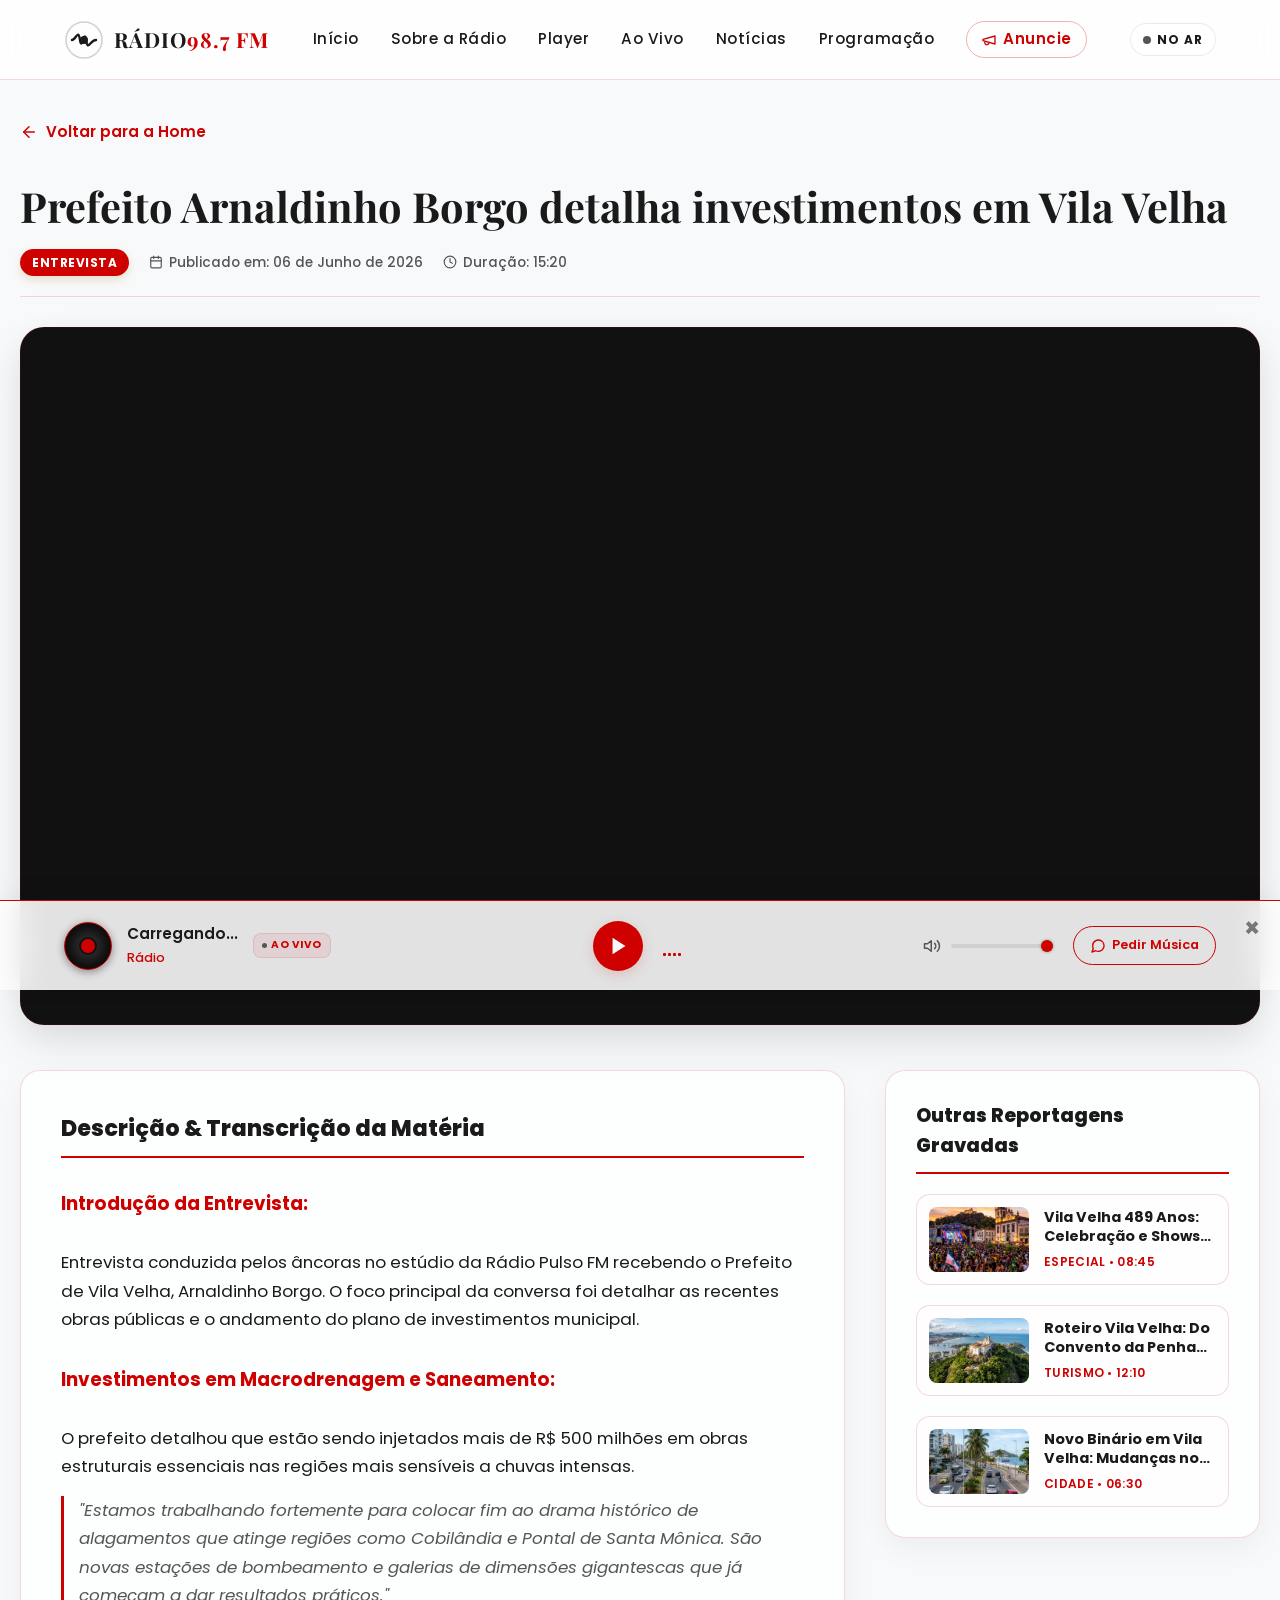
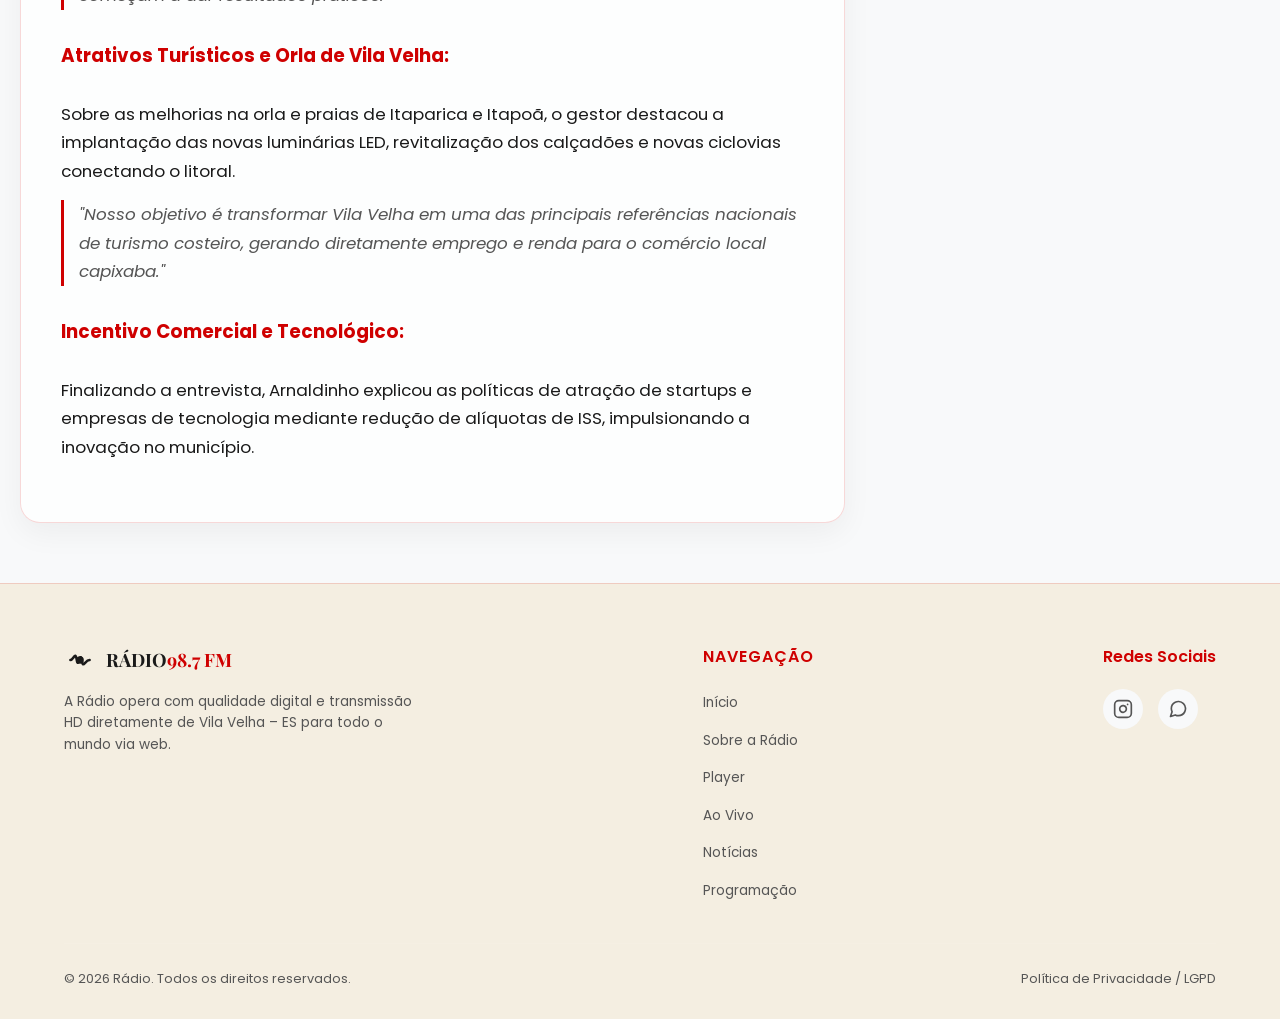
<file: pages/reportagem.html>
<!DOCTYPE html>
<html lang="pt-BR">
<head>
  <meta charset="UTF-8">
  <meta name="viewport" content="width=device-width, initial-scale=1.0">
  
  <!-- SEO Básico -->
  <title>Reportagem | Rádio 98.7 FM | Vila Velha ES</title>
  <meta name="description" content="Assista e leia as reportagens e entrevistas gravadas exclusivas da Rádio.">
  <meta name="theme-color" content="#f4eee1">

  <!-- Favicon -->
  <link rel="shortcut icon" href="../assets/icons/favicon.ico" type="image/x-icon">

  <!-- Estilos CSS -->
  <link rel="stylesheet" href="../css/style.css">
  <link rel="stylesheet" href="../css/reportagem.css">
</head>
<body>

  <!-- Elemento de áudio centralizado para o Player -->
  <audio id="audio-player"></audio>

  <!-- 1. HEADER FIXO -->
  <header class="header">
    <a href="../index.html" class="header-logo" aria-label="Ir para a página inicial da Rádio">
      <svg viewBox="0 0 100 100" xmlns="http://www.w3.org/2000/svg">
        <circle cx="50" cy="50" r="45" fill="none" stroke="currentColor" stroke-width="4" opacity="0.2"/>
        <path d="M20 50 C 30 50, 35 20, 40 50 C 45 80, 50 20, 55 50 C 60 80, 65 50, 80 50" fill="none" stroke="currentColor" stroke-width="6" stroke-linecap="round" stroke-linejoin="round"/>
        <circle cx="50" cy="50" r="10" fill="currentColor"/>
      </svg>
      <div class="header-logo-text">RÁDIO<span>98.7 FM</span></div>
    </a>

    <!-- Menu de Navegação -->
    <nav class="nav-links" id="nav-links" aria-label="Navegação da página de reportagem">
      <a href="../index.html" class="nav-link">Início</a>
      <a href="./sobre.html" class="nav-link">Sobre a Rádio</a>
      <a href="../index.html#player" class="nav-link">Player</a>
      <a href="../index.html#ao-vivo" class="nav-link">Ao Vivo</a>
      <a href="./noticias.html" class="nav-link">Notícias</a>
      <a href="../index.html#programacao" class="nav-link">Programação</a>
      <a href="./comercial.html" class="nav-link nav-link-destaque">
        <svg width="16" height="16" viewBox="0 0 24 24" fill="none" stroke="currentColor" stroke-width="2" stroke-linecap="round" stroke-linejoin="round"><path d="m3 11 18-5v12L3 13v-2Z"/><path d="M11.6 16.8a3 3 0 1 1-5.8-1.6"/></svg>
        Anuncie
      </a>
    </nav>

    <!-- Ações do Header -->
    <div class="header-actions">
      <!-- Badge NO AR -->
      <div class="badge-no-ar" id="badge-no-ar" aria-live="polite">
        <span class="indicator"></span>
        NO AR
      </div>

      <!-- Menu Hamburguer Mobile -->
      <button class="menu-hamburger" id="menu-hamburger" aria-expanded="false" aria-label="Abrir menu de navegação">
        <span></span>
        <span></span>
        <span></span>
      </button>
    </div>
  </header>

  <main class="reportagem-page-main">
    <!-- Botão Voltar para a Home -->
    <div class="voltar-container">
      <a href="../index.html" class="btn-voltar" aria-label="Voltar para a página inicial">
        <svg width="18" height="18" viewBox="0 0 24 24" fill="none" stroke="currentColor" stroke-width="2" stroke-linecap="round" stroke-linejoin="round">
          <line x1="19" y1="12" x2="5" y2="12"></line>
          <polyline points="12 19 5 12 12 5"></polyline>
        </svg>
        Voltar para a Home
      </a>
    </div>

    <!-- Container Dinâmico da Reportagem -->
    <div class="reportagem-wrapper" id="reportagem-dinamica-content">
      <div class="loader">Carregando conteúdo...</div>
    </div>
  </main>

  <!-- 10. FOOTER -->
  <footer class="footer">
    <div class="footer-top">
      
      <div class="footer-col-about">
        <div class="footer-logo">
          <svg viewBox="0 0 100 100" xmlns="http://www.w3.org/2000/svg">
            <path d="M20 50 C 30 50, 35 20, 40 50 C 45 80, 50 20, 55 50 C 60 80, 65 50, 80 50" fill="none" stroke="currentColor" stroke-width="8" stroke-linecap="round" stroke-linejoin="round"/>
            <circle cx="50" cy="50" r="12" fill="currentColor"/>
          </svg>
          <div class="footer-logo-text">RÁDIO<span>98.7 FM</span></div>
        </div>
        <p class="footer-about-text">A Rádio opera com qualidade digital e transmissão HD diretamente de Vila Velha – ES para todo o mundo via web.</p>
      </div>

      <div class="footer-col-links">
        <h4>Navegação</h4>
        <ul class="footer-links-list">
          <li class="footer-link-item"><a href="../index.html">Início</a></li>
          <li class="footer-link-item"><a href="./sobre.html">Sobre a Rádio</a></li>
          <li class="footer-link-item"><a href="../index.html#player">Player</a></li>
          <li class="footer-link-item"><a href="../index.html#ao-vivo">Ao Vivo</a></li>
          <li class="footer-link-item"><a href="./noticias.html">Notícias</a></li>
          <li class="footer-link-item"><a href="../index.html#programacao">Programação</a></li>
        </ul>
      </div>

      <div class="footer-col-social">
        <h4>Redes Sociais</h4>
        <div class="footer-social-icons">
          <a href="https://instagram.com" class="footer-social-btn" aria-label="Instagram Rádio" target="_blank" rel="noopener">
            <svg width="20" height="20" viewBox="0 0 24 24" fill="none" stroke="currentColor" stroke-width="2" stroke-linecap="round" stroke-linejoin="round">
              <rect x="2" y="2" width="20" height="20" rx="5" ry="5"></rect>
              <path d="M16 11.37A4 4 0 1 1 12.63 8 4 4 0 0 1 16 11.37z"></path>
              <line x1="17.5" y1="6.5" x2="17.51" y2="6.5"></line>
            </svg>
          </a>
          <a href="https://wa.me/5527999879870" class="footer-social-btn" aria-label="WhatsApp Rádio" target="_blank" rel="noopener">
            <svg width="20" height="20" viewBox="0 0 24 24" fill="none" stroke="currentColor" stroke-width="2" stroke-linecap="round" stroke-linejoin="round">
              <path d="M21 11.5a8.38 8.38 0 0 1-.9 3.8 8.5 8.5 0 0 1-7.6 4.7 8.38 8.38 0 0 1-3.8-.9L3 21l1.9-5.7a8.38 8.38 0 0 1-.9-3.8 8.5 8.5 0 0 1 4.7-7.6 8.38 8.38 0 0 1 3.8-.9h.5a8.48 8.48 0 0 1 8 8v.5z"></path>
            </svg>
          </a>
        </div>
      </div>

    </div>

    <div class="footer-bottom">
      <p>&copy; <span id="ano-copyright">2026</span> Rádio. Todos os direitos reservados.</p>
      <a href="../index.html" class="footer-policy-link">Política de Privacidade / LGPD</a>
    </div>
  </footer>

  <!-- Persistent Sticky Bottom Player Bar -->
  <div class="sticky-player-bar" id="sticky-player">
    <div class="sticky-player-container">
      
      <!-- Lado Esquerdo: Info da Rádio e RDS -->
      <div class="sticky-player-meta">
        <div class="sticky-vinyl-wrapper">
          <div class="sticky-vinyl-disc" aria-hidden="true"></div>
        </div>
        <div class="sticky-track-info">
          <h4 id="sticky-musica">Carregando...</h4>
          <p id="sticky-artista">Rádio</p>
        </div>
        <!-- Mini indicador "Ao Vivo" -->
        <span class="sticky-live-badge" id="sticky-badge-ao-vivo">
          <span class="bullet"></span>
          AO VIVO
        </span>
      </div>

      <!-- Centro: Controles de Áudio Principais -->
      <div class="sticky-player-controls">
        <!-- Play / Pause -->
        <button class="btn-sticky-play" id="btn-sticky-play-pause" aria-label="Tocar ou pausar transmissão ao vivo">
          <!-- Play Icon -->
          <svg class="play-icon-svg" viewBox="0 0 24 24" fill="currentColor">
            <polygon points="5 3 19 12 5 21 5 3"></polygon>
          </svg>
          <!-- Pause Icon -->
          <svg class="pause-icon-svg" viewBox="0 0 24 24" fill="currentColor" style="display:none;">
            <rect x="6" y="4" width="4" height="16"></rect>
            <rect x="14" y="4" width="4" height="16"></rect>
          </svg>
        </button>

        <!-- Mini Equalizador Animado -->
        <div class="sticky-equalizer" id="sticky-equalizer" aria-label="Indicador visual de áudio" aria-live="polite">
          <span class="sticky-equalizer-bar"></span>
          <span class="sticky-equalizer-bar"></span>
          <span class="sticky-equalizer-bar"></span>
          <span class="sticky-equalizer-bar"></span>
        </div>
      </div>

      <!-- Lado Direito: Volume & Pedido Musical -->
      <div class="sticky-player-actions">
        <!-- Controle de Volume -->
        <div class="sticky-volume-container">
          <button class="btn-sticky-mute" id="btn-sticky-mute" aria-label="Ativar ou desativar mudo">
            <svg id="sticky-volume-high-svg" width="18" height="18" viewBox="0 0 24 24" fill="none" stroke="currentColor" stroke-width="2" stroke-linecap="round" stroke-linejoin="round">
              <polygon points="11 5 6 9 2 9 2 15 6 15 11 19 11 5"></polygon>
              <path d="M19.07 4.93a10 10 0 0 1 0 14.14M15.54 8.46a5 5 0 0 1 0 7.07"></path>
            </svg>
            <svg id="sticky-volume-muted-svg" width="18" height="18" viewBox="0 0 24 24" fill="none" stroke="currentColor" stroke-width="2" stroke-linecap="round" stroke-linejoin="round" style="display:none;">
              <polygon points="11 5 6 9 2 9 2 15 6 15 11 19 11 5"></polygon>
              <line x1="23" y1="9" x2="17" y2="15"></line>
              <line x1="17" y1="9" x2="23" y2="15"></line>
            </svg>
          </button>
          <input type="range" class="sticky-volume-slider" id="sticky-volume-slider" min="0" max="1" step="0.05" value="0.8" aria-label="Ajustar volume">
        </div>

        <!-- Botão Pedir Música (Ação rápida WhatsApp) -->
        <a href="https://wa.me/5527999879870?text=Ol%C3%A1!%20Gostaria%20de%20pedir%20uma%20m%C3%BAsica%20na%20programacao%20da%20R%C3%A1dio." class="btn-sticky-request" target="_blank" rel="noopener" aria-label="Falar com o locutor no WhatsApp">
          <svg width="16" height="16" viewBox="0 0 24 24" fill="none" stroke="currentColor" stroke-width="2" stroke-linecap="round" stroke-linejoin="round">
            <path d="M21 11.5a8.38 8.38 0 0 1-.9 3.8 8.5 8.5 0 0 1-7.6 4.7 8.38 8.38 0 0 1-3.8-.9L3 21l1.9-5.7a8.38 8.38 0 0 1-.9-3.8 8.5 8.5 0 0 1 4.7-7.6 8.38 8.38 0 0 1 3.8-.9h.5a8.48 8.48 0 0 1 8 8v.5z"></path>
          </svg>
          Pedir Música
        </a>
      </div>

      <!-- Botão de Fechar o Player (X) -->
      <button class="btn-sticky-close" id="btn-sticky-close" aria-label="Fechar player">&times;</button>

    </div>
  </div>

  <!-- Scripts JavaScript -->
  <script src="../js/script.js"></script>
  <script src="../js/player.js"></script>
  <script src="../js/reportagem.js"></script>
</body>
</html>
</file>
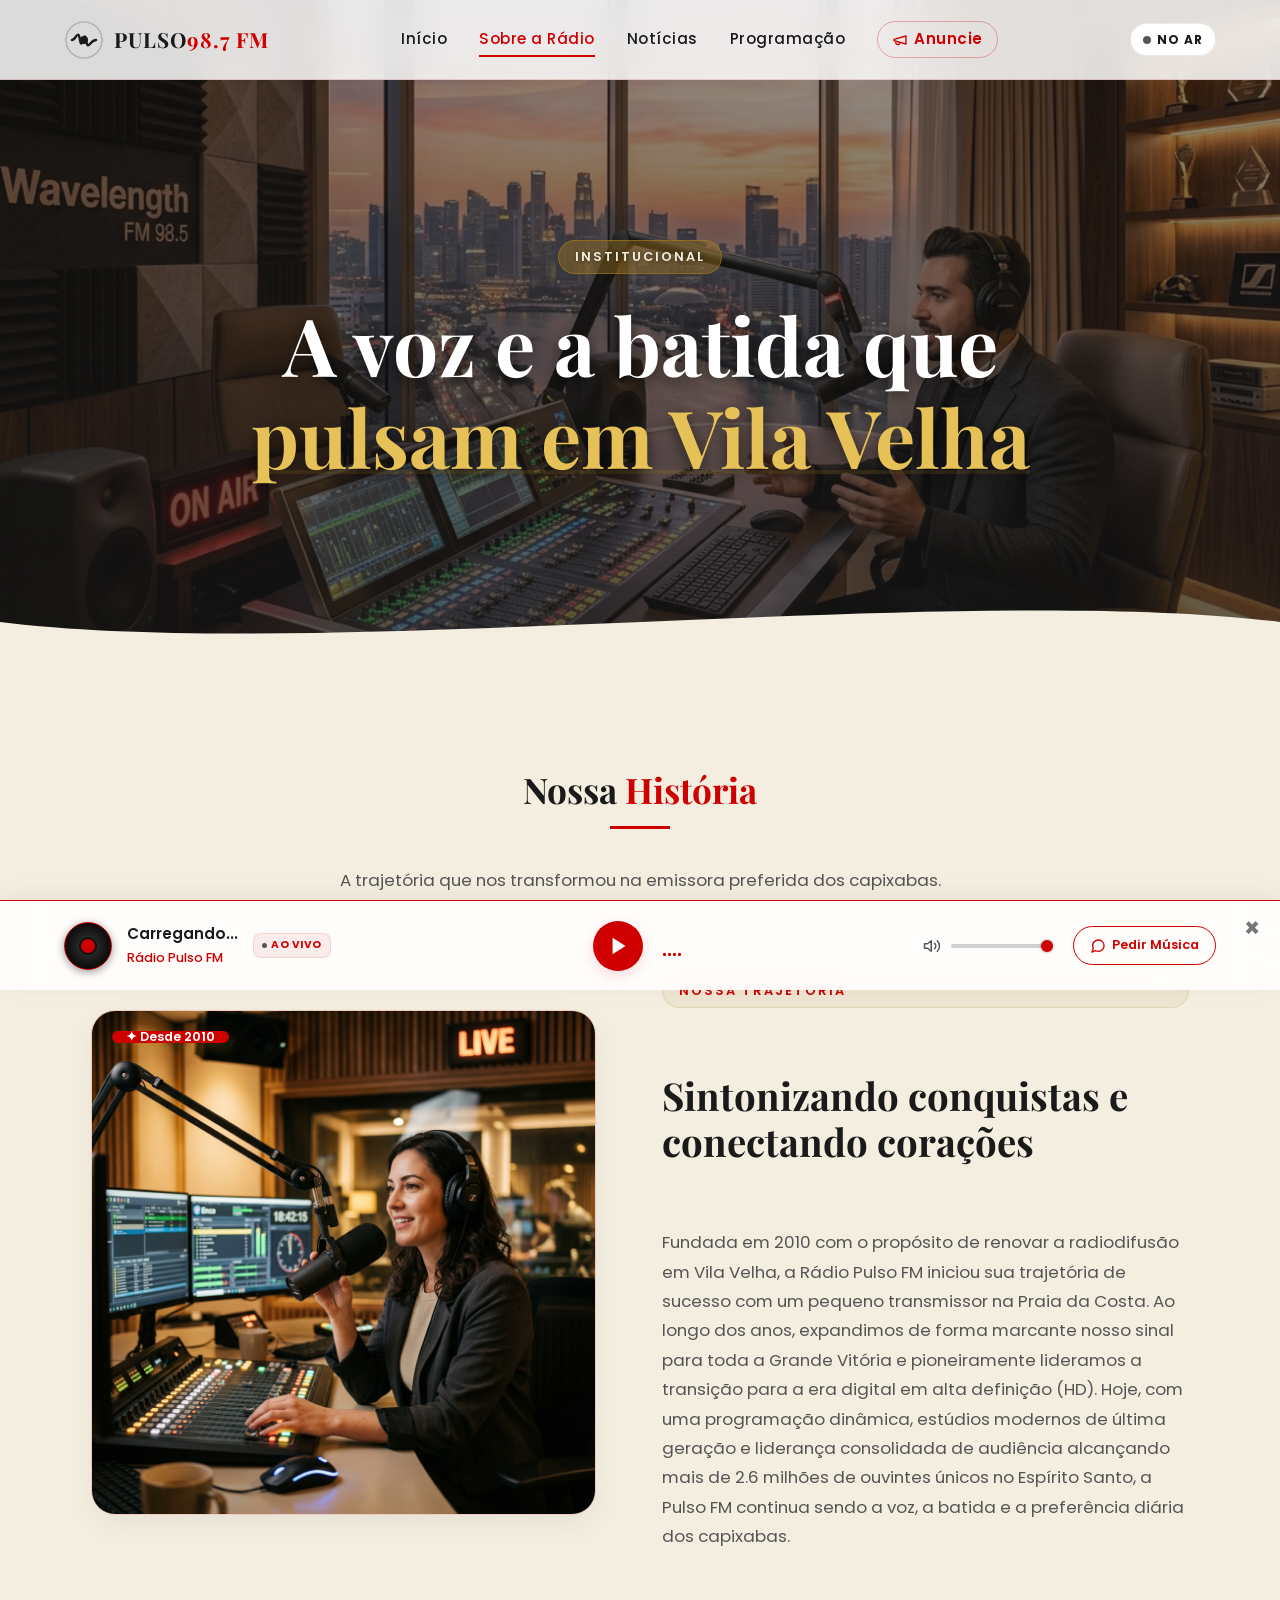
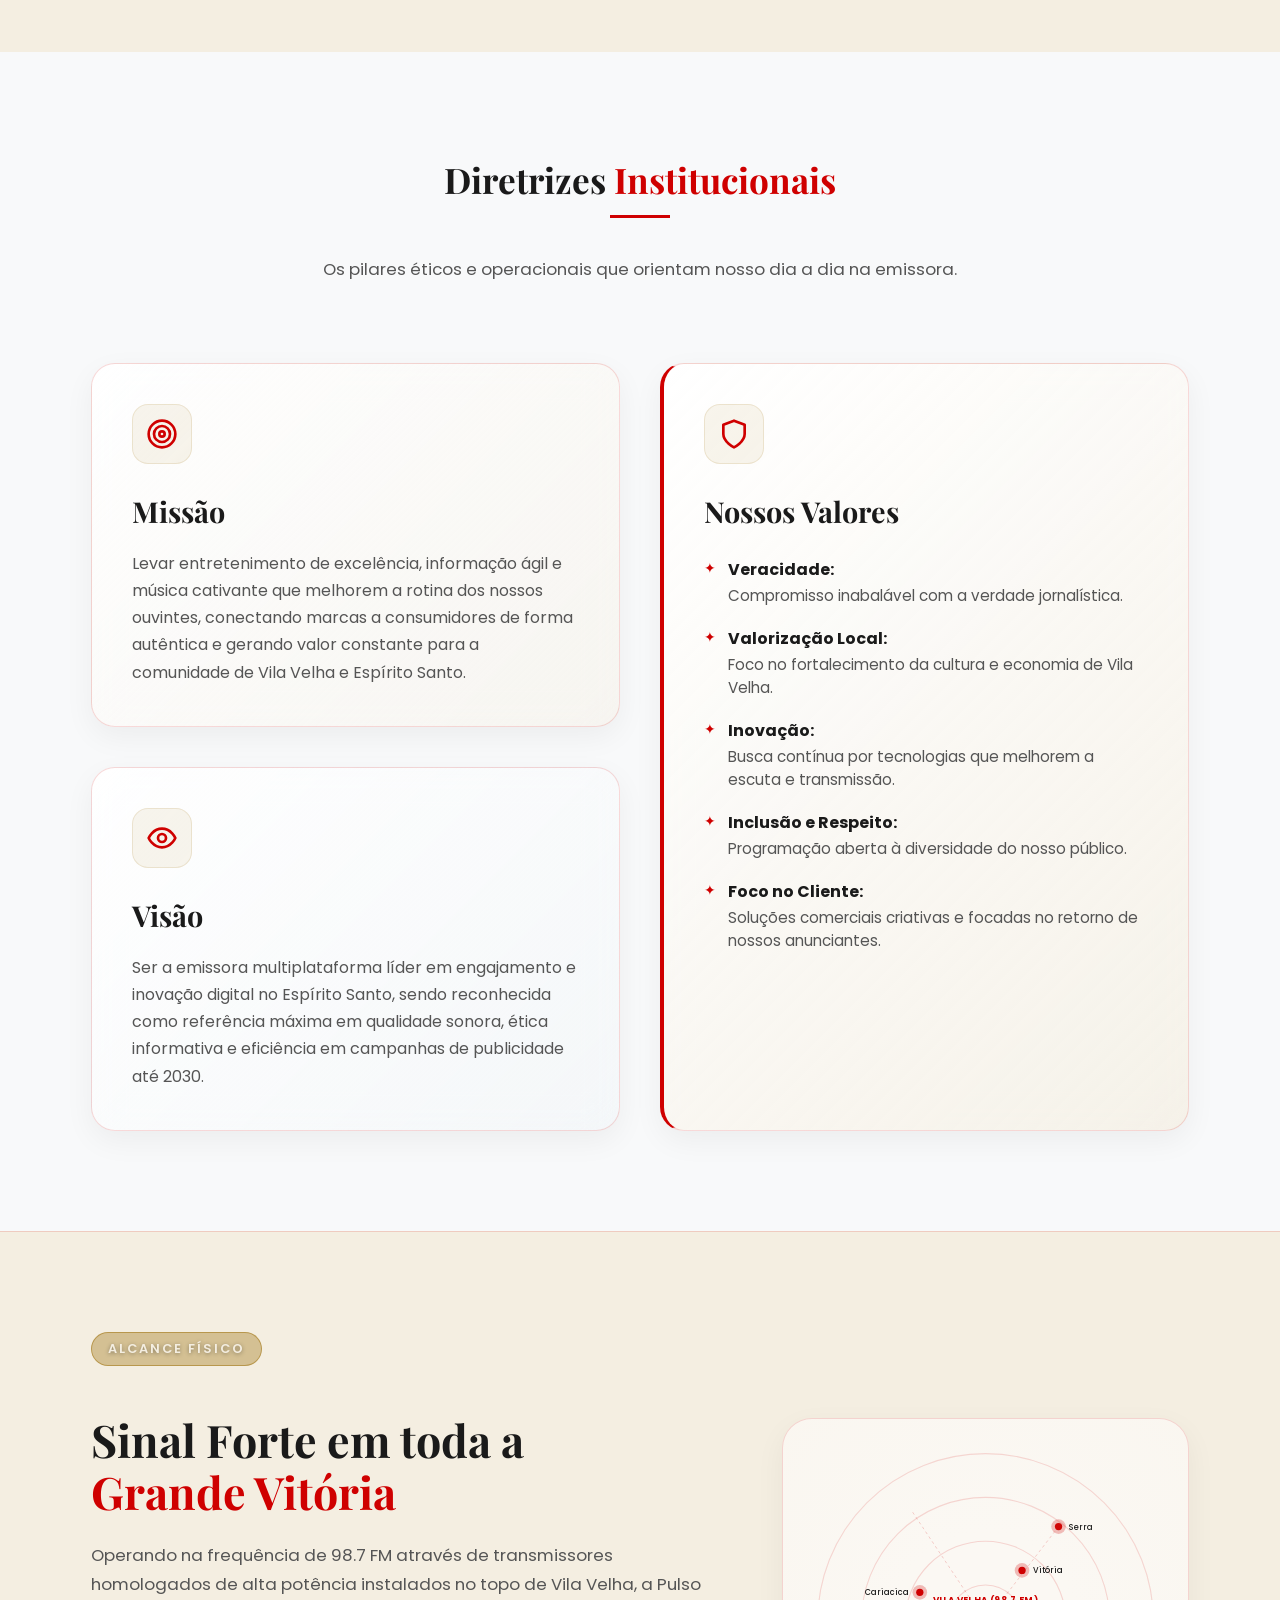
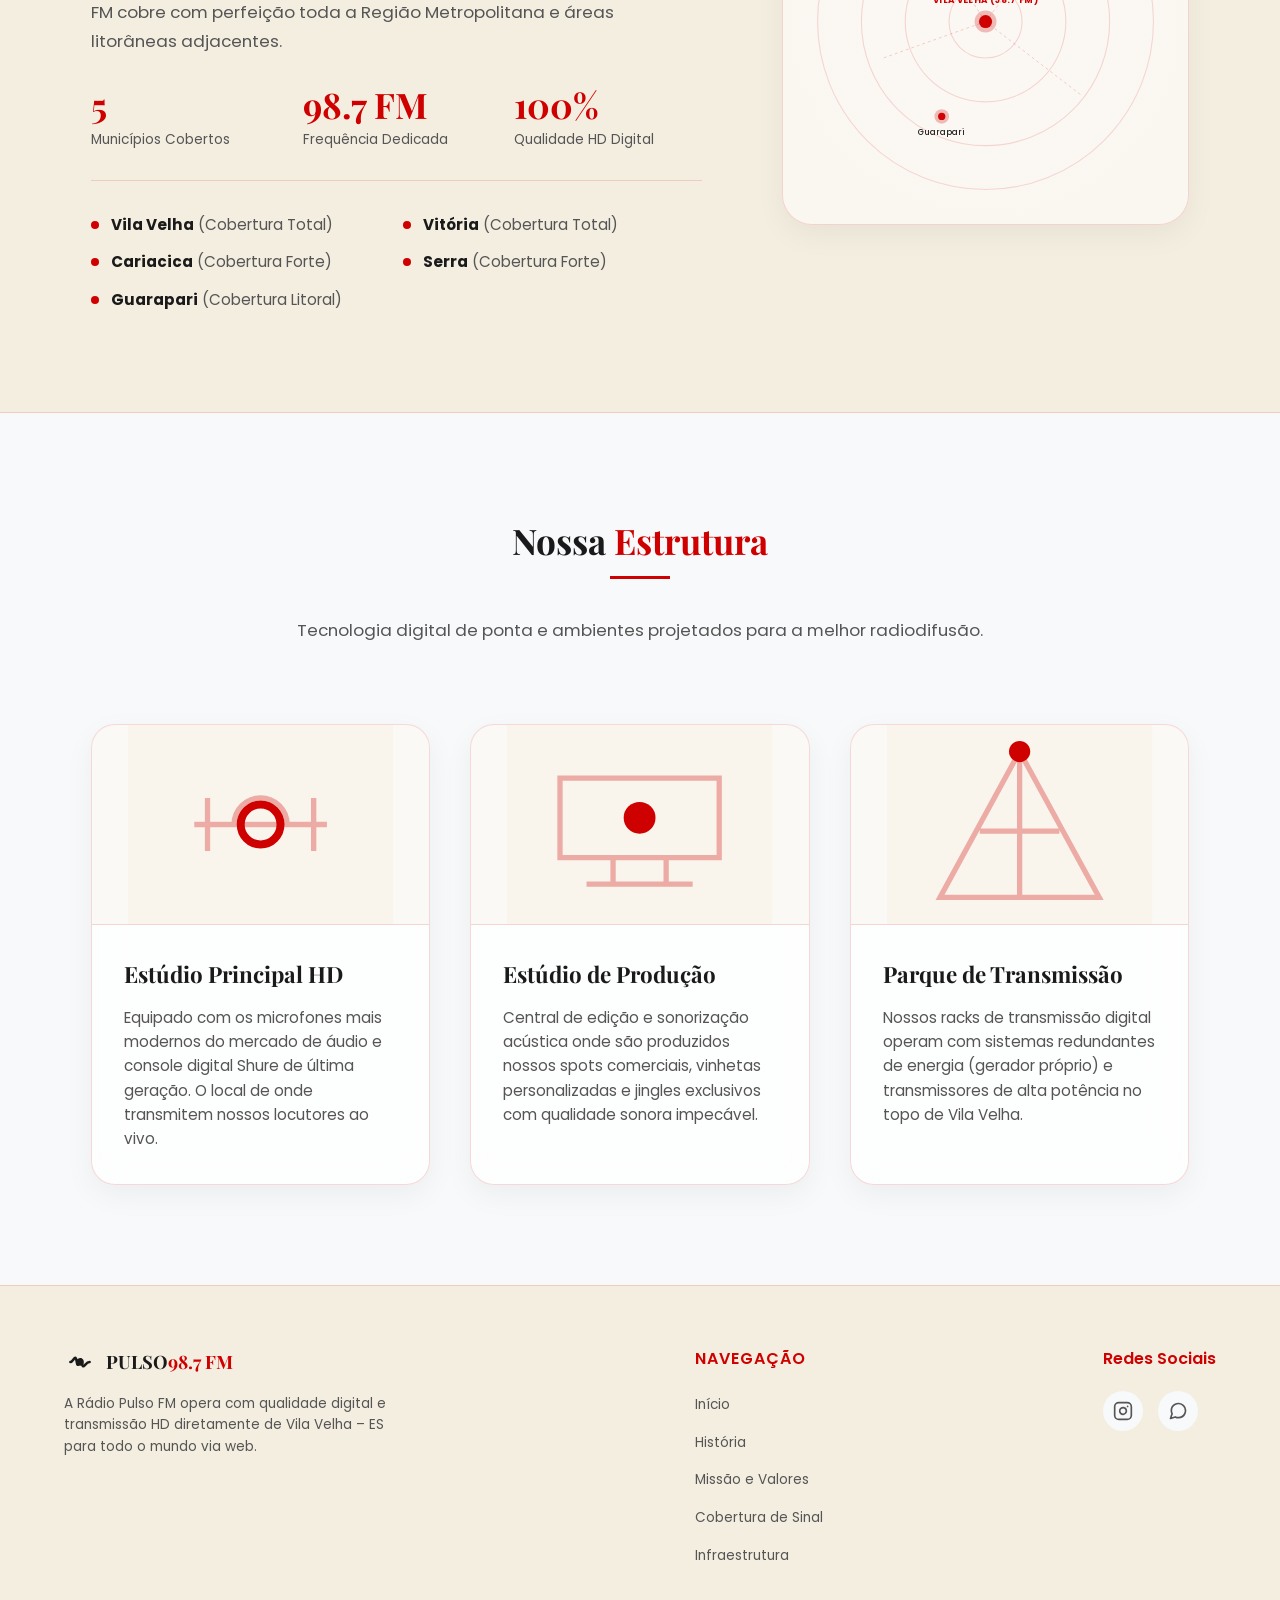
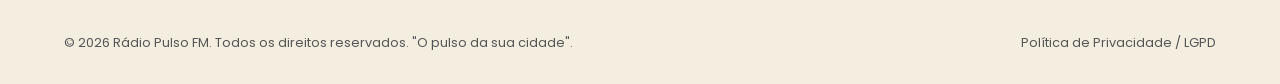
<file: pages/sobre.html>
<!DOCTYPE html>
<html lang="pt-BR">
<head>
  <meta charset="UTF-8">
  <meta name="viewport" content="width=device-width, initial-scale=1.0">

  <!-- SEO -->
  <title>Sobre a Rádio | Rádio Pulso FM 98.7 | Vila Velha ES</title>
  <meta name="description" content="Conheça a história da Rádio Pulso FM 98.7, nossa missão, visão, valores, cobertura de sinal na Grande Vitória e nossa infraestrutura de transmissão HD.">
  <meta name="keywords" content="historia pulso fm, missao visao valores radio, cobertura sinal radio es, estrutura emissora vila velha">
  <meta name="author" content="Rádio Pulso FM">

  <!-- Open Graph -->
  <meta property="og:type" content="website">
  <meta property="og:url" content="https://radiopulsofm.com.br/pages/sobre.html">
  <meta property="og:title" content="Sobre a Rádio Pulso FM 98.7 | História e Valores">
  <meta property="og:description" content="Saiba mais sobre a emissora que é o pulso da cidade de Vila Velha e região metropolitana do ES.">
  <meta property="og:image" content="../assets/icons/icon-512x512.png">

  <!-- Meta Mobile -->
  <meta name="theme-color" content="#f4eee1">

  <!-- Favicon -->
  <link rel="shortcut icon" href="../assets/icons/favicon.ico" type="image/x-icon">

  <!-- Estilos CSS -->
  <link rel="stylesheet" href="../css/style.css">
  <link rel="stylesheet" href="../css/sobre.css">
</head>
<body class="sobre-body">

  <!-- Elemento de áudio centralizado para o Player -->
  <audio id="audio-player"></audio>

  <!-- HEADER FIXO -->
  <header class="header">
    <a href="../index.html" class="header-logo" aria-label="Ir para a página inicial da Rádio Pulso FM">
      <svg viewBox="0 0 100 100" xmlns="http://www.w3.org/2000/svg">
        <circle cx="50" cy="50" r="45" fill="none" stroke="currentColor" stroke-width="4" opacity="0.2"/>
        <path d="M20 50 C 30 50, 35 20, 40 50 C 45 80, 50 20, 55 50 C 60 80, 65 50, 80 50" fill="none" stroke="currentColor" stroke-width="6" stroke-linecap="round" stroke-linejoin="round"/>
        <circle cx="50" cy="50" r="10" fill="currentColor"/>
      </svg>
      <div class="header-logo-text">PULSO<span>98.7 FM</span></div>
    </a>

    <!-- Menu de Navegação -->
    <nav class="nav-links" id="nav-links" aria-label="Navegação da página institucional">
      <a href="../index.html" class="nav-link">Início</a>
      <a href="#" class="nav-link active">Sobre a Rádio</a>
      <a href="./noticias.html" class="nav-link">Notícias</a>
      <a href="../index.html#programacao" class="nav-link">Programação</a>
      <a href="./comercial.html" class="nav-link nav-link-destaque">
        <svg width="16" height="16" viewBox="0 0 24 24" fill="none" stroke="currentColor" stroke-width="2" stroke-linecap="round" stroke-linejoin="round"><path d="m3 11 18-5v12L3 13v-2Z"/><path d="M11.6 16.8a3 3 0 1 1-5.8-1.6"/></svg>
        Anuncie
      </a>
    </nav>

    <!-- Ações do Header -->
    <div class="header-actions">
      <!-- Badge NO AR -->
      <div class="badge-no-ar" id="badge-no-ar" aria-live="polite">
        <span class="indicator"></span>
        NO AR
      </div>
      
      <!-- Menu Hamburguer Mobile -->
      <button class="menu-hamburger" id="menu-hamburger" aria-expanded="false" aria-label="Abrir menu de navegação">
        <span></span><span></span><span></span>
      </button>
    </div>
  </header>

  <main>
    <!-- ================================================
         1. HERO SECTION - Sobre a Rádio
         ================================================ -->
    <section class="sobre-hero" id="home">
      <div class="container-wrapper">
        <div class="sobre-hero-content">
          <span class="sobre-hero-tag reveal">Institucional</span>
          <h1 class="sobre-hero-title reveal" style="transition-delay: 0.1s;">
            A voz e a batida que<br><span>pulsam em Vila Velha</span>
          </h1>
        </div>
      </div>
      <!-- Onda Decorativa de Transição -->
      <div class="hero-wave-separator" aria-hidden="true">
        <svg viewBox="0 0 1440 80" preserveAspectRatio="none" xmlns="http://www.w3.org/2000/svg">
          <path d="M0,40 C360,80 1080,0 1440,40 L1440,80 L0,80 Z" fill="var(--bg-secondary)"/>
        </svg>
      </div>
    </section>

    <!-- ================================================
         2. HISTÓRIA DA RÁDIO (Timeline)
         ================================================ -->
    <section class="sobre-historia" id="historia">
      <div class="container-wrapper">
        <div class="section-intro reveal">
          <h2 class="section-title">Nossa <span>História</span></h2>
          <p class="section-subtitle">A trajetória que nos transformou na emissora preferida dos capixabas.</p>
        </div>

        <div class="historia-layout">
          <!-- Coluna da Imagem: Pessoa Operando a Rádio -->
          <div class="historia-img-col reveal">
            <div class="historia-img-frame">
              <img src="../assets/images/sobre_historia_operator.png" alt="Locutor operando a transmissão nos estúdios da Rádio Pulso FM" class="historia-img">
              <div class="historia-img-badge">✦ Desde 2010</div>
            </div>
          </div>

          <!-- Coluna de Texto: Narrativa da História -->
          <div class="historia-text-col reveal" style="transition-delay: 0.15s;">
            <div class="historia-narrative">
              <span class="narrative-tag">Nossa Trajetória</span>
              <h3 class="narrative-title">Sintonizando conquistas e conectando corações</h3>
              <p class="narrative-text">
                Fundada em 2010 com o propósito de renovar a radiodifusão em Vila Velha, a Rádio Pulso FM iniciou sua trajetória de sucesso com um pequeno transmissor na Praia da Costa. Ao longo dos anos, expandimos de forma marcante nosso sinal para toda a Grande Vitória e pioneiramente lideramos a transição para a era digital em alta definição (HD). Hoje, com uma programação dinâmica, estúdios modernos de última geração e liderança consolidada de audiência alcançando mais de 2.6 milhões de ouvintes únicos no Espírito Santo, a Pulso FM continua sendo a voz, a batida e a preferência diária dos capixabas.
              </p>
            </div>
          </div>
        </div>
      </div>
    </section>

    <!-- ================================================
         3. MISSÃO, VISÃO E VALORES (Bento Grid)
         ================================================ -->
    <section class="sobre-mvv" id="mvv">
      <div class="container-wrapper">
        <div class="section-intro reveal">
          <h2 class="section-title">Diretrizes <span>Institucionais</span></h2>
          <p class="section-subtitle">Os pilares éticos e operacionais que orientam nosso dia a dia na emissora.</p>
        </div>

        <div class="bento-grid">
          <!-- Card Missão (Gold Gradient background) -->
          <div class="bento-card card-missao reveal">
            <div class="card-icon">
              <svg width="32" height="32" viewBox="0 0 24 24" fill="none" stroke="currentColor" stroke-width="2" stroke-linecap="round" stroke-linejoin="round"><circle cx="12" cy="12" r="10"/><circle cx="12" cy="12" r="6"/><circle cx="12" cy="12" r="2"/></svg>
            </div>
            <h3>Missão</h3>
            <p>Levar entretenimento de excelência, informação ágil e música cativante que melhorem a rotina dos nossos ouvintes, conectando marcas a consumidores de forma autêntica e gerando valor constante para a comunidade de Vila Velha e Espírito Santo.</p>
          </div>

          <!-- Card Visão -->
          <div class="bento-card card-visao reveal" style="transition-delay: 0.1s;">
            <div class="card-icon">
              <svg width="32" height="32" viewBox="0 0 24 24" fill="none" stroke="currentColor" stroke-width="2" stroke-linecap="round" stroke-linejoin="round"><path d="M2 12s3-7 10-7 10 7 10 7-3 7-10 7-10-7-10-7Z"/><circle cx="12" cy="12" r="3"/></svg>
            </div>
            <h3>Visão</h3>
            <p>Ser a emissora multiplataforma líder em engajamento e inovação digital no Espírito Santo, sendo reconhecida como referência máxima em qualidade sonora, ética informativa e eficiência em campanhas de publicidade até 2030.</p>
          </div>

          <!-- Card Valores (Larger card with lists) -->
          <div class="bento-card card-valores reveal" style="transition-delay: 0.2s;">
            <div class="card-icon">
              <svg width="32" height="32" viewBox="0 0 24 24" fill="none" stroke="currentColor" stroke-width="2" stroke-linecap="round" stroke-linejoin="round"><path d="M12 22s8-4 8-10V5l-8-3-8 3v7c0 6 8 10 8 10Z"/></svg>
            </div>
            <h3>Nossos Valores</h3>
            <ul class="valores-list">
              <li>
                <strong>Veracidade:</strong> Compromisso inabalável com a verdade jornalística.
              </li>
              <li>
                <strong>Valorização Local:</strong> Foco no fortalecimento da cultura e economia de Vila Velha.
              </li>
              <li>
                <strong>Inovação:</strong> Busca contínua por tecnologias que melhorem a escuta e transmissão.
              </li>
              <li>
                <strong>Inclusão e Respeito:</strong> Programação aberta à diversidade do nosso público.
              </li>
              <li>
                <strong>Foco no Cliente:</strong> Soluções comerciais criativas e focadas no retorno de nossos anunciantes.
              </li>
            </ul>
          </div>
        </div>
      </div>
    </section>

    <!-- ================================================
         4. COBERTURA DE SINAL
         ================================================ -->
    <section class="sobre-cobertura" id="cobertura">
      <div class="container-wrapper">
        <div class="cobertura-layout">
          <!-- Coluna Texto -->
          <div class="cobertura-info reveal">
            <span class="sobre-hero-tag">Alcance Físico</span>
            <h2>Sinal Forte em toda a<br><span>Grande Vitória</span></h2>
            <p>
              Operando na frequência de 98.7 FM através de transmissores homologados de alta potência instalados no topo de Vila Velha, a Pulso FM cobre com perfeição toda a Região Metropolitana e áreas litorâneas adjacentes.
            </p>
            <div class="cobertura-stats">
              <div class="stat-item">
                <h4>5</h4>
                <p>Municípios Cobertos</p>
              </div>
              <div class="stat-item">
                <h4>98.7 FM</h4>
                <p>Frequência Dedicada</p>
              </div>
              <div class="stat-item">
                <h4>100%</h4>
                <p>Qualidade HD Digital</p>
              </div>
            </div>
            <ul class="municipios-lista">
              <li><strong>Vila Velha</strong> (Cobertura Total)</li>
              <li><strong>Vitória</strong> (Cobertura Total)</li>
              <li><strong>Cariacica</strong> (Cobertura Forte)</li>
              <li><strong>Serra</strong> (Cobertura Forte)</li>
              <li><strong>Guarapari</strong> (Cobertura Litoral)</li>
            </ul>
          </div>

          <!-- Coluna Gráfica: SVG de Cobertura Animado -->
          <div class="cobertura-map reveal" style="transition-delay: 0.15s;">
            <div class="map-container">
              <svg class="interactive-map-svg" viewBox="0 0 500 500" xmlns="http://www.w3.org/2000/svg">
                <!-- Circunferências concêntricas de Sinal -->
                <circle cx="250" cy="250" r="230" class="signal-ring ring-4" />
                <circle cx="250" cy="250" r="170" class="signal-ring ring-3" />
                <circle cx="250" cy="250" r="110" class="signal-ring ring-2" />
                <circle cx="250" cy="250" r="50" class="signal-ring ring-1" />

                <!-- Conexões/Linhas de Radar -->
                <line x1="250" y1="250" x2="150" y2="100" class="radar-line" />
                <line x1="250" y1="250" x2="350" y2="120" class="radar-line" />
                <line x1="250" y1="250" x2="110" y2="300" class="radar-line" />
                <line x1="250" y1="250" x2="380" y2="350" class="radar-line" />

                <!-- Vila Velha (Ponto Transmissor Principal) -->
                <g class="city-point main-city">
                  <circle cx="250" cy="250" r="15" class="glow-effect" />
                  <circle cx="250" cy="250" r="8" class="core-point" />
                  <text x="250" y="225" text-anchor="middle" class="city-label label-main">VILA VELHA (98.7 FM)</text>
                </g>

                <!-- Vitória -->
                <g class="city-point">
                  <circle cx="300" cy="180" r="10" class="glow-effect" />
                  <circle cx="300" cy="180" r="5" class="core-point" />
                  <text x="315" y="184" class="city-label">Vitória</text>
                </g>

                <!-- Cariacica -->
                <g class="city-point">
                  <circle cx="160" cy="210" r="10" class="glow-effect" />
                  <circle cx="160" cy="210" r="5" class="core-point" />
                  <text x="145" y="214" text-anchor="end" class="city-label">Cariacica</text>
                </g>

                <!-- Serra -->
                <g class="city-point">
                  <circle cx="350" cy="120" r="10" class="glow-effect" />
                  <circle cx="350" cy="120" r="5" class="core-point" />
                  <text x="365" y="124" class="city-label">Serra</text>
                </g>

                <!-- Guarapari -->
                <g class="city-point">
                  <circle cx="190" cy="380" r="10" class="glow-effect" />
                  <circle cx="190" cy="380" r="5" class="core-point" />
                  <text x="190" y="405" text-anchor="middle" class="city-label">Guarapari</text>
                </g>
              </svg>
              <div class="radar-glow-overlay"></div>
            </div>
          </div>
        </div>
      </div>
    </section>

    <!-- ================================================
         5. ESTRUTURA DA EMISSORA (Galeria da Infraestrutura)
         ================================================ -->
    <section class="sobre-estrutura" id="estrutura">
      <div class="container-wrapper">
        <div class="section-intro reveal">
          <h2 class="section-title">Nossa <span>Estrutura</span></h2>
          <p class="section-subtitle">Tecnologia digital de ponta e ambientes projetados para a melhor radiodifusão.</p>
        </div>

        <div class="estrutura-grid">
          <!-- Card 1 -->
          <div class="estrutura-card reveal">
            <div class="estrutura-img-frame">
              <svg viewBox="0 0 200 150" xmlns="http://www.w3.org/2000/svg" class="estrutura-icon-svg">
                <rect width="100%" height="100%" fill="rgba(166, 124, 30, 0.04)" />
                <path d="M50 75 h100 M60 55 v40 M140 55 v40 M80 75 a20 20 0 0 1 40 0" fill="none" stroke="currentColor" stroke-width="4" opacity="0.3"/>
                <circle cx="100" cy="75" r="15" fill="none" stroke="currentColor" stroke-width="6" />
              </svg>
            </div>
            <div class="estrutura-text">
              <h3>Estúdio Principal HD</h3>
              <p>Equipado com os microfones mais modernos do mercado de áudio e console digital Shure de última geração. O local de onde transmitem nossos locutores ao vivo.</p>
            </div>
          </div>

          <!-- Card 2 -->
          <div class="estrutura-card reveal" style="transition-delay: 0.1s;">
            <div class="estrutura-img-frame">
              <svg viewBox="0 0 200 150" xmlns="http://www.w3.org/2000/svg" class="estrutura-icon-svg">
                <rect width="100%" height="100%" fill="rgba(166, 124, 30, 0.04)" />
                <path d="M40 40 h120 v60 h-120 z M80 100 v20 M120 100 v20 M60 120 h80" fill="none" stroke="currentColor" stroke-width="4" opacity="0.3"/>
                <circle cx="100" cy="70" r="12" fill="currentColor" />
              </svg>
            </div>
            <div class="estrutura-text">
              <h3>Estúdio de Produção</h3>
              <p>Central de edição e sonorização acústica onde são produzidos nossos spots comerciais, vinhetas personalizadas e jingles exclusivos com qualidade sonora impecável.</p>
            </div>
          </div>

          <!-- Card 3 -->
          <div class="estrutura-card reveal" style="transition-delay: 0.2s;">
            <div class="estrutura-img-frame">
              <svg viewBox="0 0 200 150" xmlns="http://www.w3.org/2000/svg" class="estrutura-icon-svg">
                <rect width="100%" height="100%" fill="rgba(166, 124, 30, 0.04)" />
                <path d="M100 20 L40 130 h120 z M100 20 v110 M70 80 h60" fill="none" stroke="currentColor" stroke-width="4" opacity="0.3"/>
                <circle cx="100" cy="20" r="8" fill="currentColor" />
              </svg>
            </div>
            <div class="estrutura-text">
              <h3>Parque de Transmissão</h3>
              <p>Nossos racks de transmissão digital operam com sistemas redundantes de energia (gerador próprio) e transmissores de alta potência no topo de Vila Velha.</p>
            </div>
          </div>
        </div>
      </div>
    </section>
  </main>

  <!-- FOOTER -->
  <footer class="footer">
    <div class="footer-top">
      <div class="footer-col-about">
        <div class="footer-logo">
          <svg viewBox="0 0 100 100" xmlns="http://www.w3.org/2000/svg">
            <path d="M20 50 C 30 50, 35 20, 40 50 C 45 80, 50 20, 55 50 C 60 80, 65 50, 80 50" fill="none" stroke="currentColor" stroke-width="8" stroke-linecap="round" stroke-linejoin="round"/>
            <circle cx="50" cy="50" r="12" fill="currentColor"/>
          </svg>
          <div class="footer-logo-text">PULSO<span>98.7 FM</span></div>
        </div>
        <p class="footer-about-text">A Rádio Pulso FM opera com qualidade digital e transmissão HD diretamente de Vila Velha – ES para todo o mundo via web.</p>
      </div>

      <div class="footer-col-links">
        <h4>Navegação</h4>
        <ul class="footer-links-list">
          <li class="footer-link-item"><a href="../index.html">Início</a></li>
          <li class="footer-link-item"><a href="#historia">História</a></li>
          <li class="footer-link-item"><a href="#mvv">Missão e Valores</a></li>
          <li class="footer-link-item"><a href="#cobertura">Cobertura de Sinal</a></li>
          <li class="footer-link-item"><a href="#estrutura">Infraestrutura</a></li>
        </ul>
      </div>

      <div class="footer-col-social">
        <h4>Redes Sociais</h4>
        <div class="footer-social-icons">
          <a href="https://instagram.com" class="footer-social-btn" aria-label="Instagram Rádio Pulso" target="_blank" rel="noopener">
            <svg width="20" height="20" viewBox="0 0 24 24" fill="none" stroke="currentColor" stroke-width="2" stroke-linecap="round" stroke-linejoin="round"><rect x="2" y="2" width="20" height="20" rx="5" ry="5"></rect><path d="M16 11.37A4 4 0 1 1 12.63 8 4 4 0 0 1 16 11.37z"></path><line x1="17.5" y1="6.5" x2="17.51" y2="6.5"></line></svg>
          </a>
          <a href="https://wa.me/5527999879870" class="footer-social-btn" aria-label="WhatsApp Rádio Pulso" target="_blank" rel="noopener">
            <svg width="20" height="20" viewBox="0 0 24 24" fill="none" stroke="currentColor" stroke-width="2" stroke-linecap="round" stroke-linejoin="round"><path d="M21 11.5a8.38 8.38 0 0 1-.9 3.8 8.5 8.5 0 0 1-7.6 4.7 8.38 8.38 0 0 1-3.8-.9L3 21l1.9-5.7a8.38 8.38 0 0 1-.9-3.8 8.5 8.5 0 0 1 4.7-7.6 8.38 8.38 0 0 1 3.8-.9h.5a8.48 8.48 0 0 1 8 8v.5z"></path></svg>
          </a>
        </div>
      </div>
    </div>

    <div class="footer-bottom">
      <p>&copy; <span id="ano-copyright">2026</span> Rádio Pulso FM. Todos os direitos reservados. "O pulso da sua cidade".</p>
      <a href="../index.html" class="footer-policy-link">Política de Privacidade / LGPD</a>
    </div>
  </footer>

  <!-- Persistent Sticky Bottom Player Bar -->
  <div class="sticky-player-bar" id="sticky-player">
    <div class="sticky-player-container">
      
      <!-- Lado Esquerdo: Info da Rádio e RDS -->
      <div class="sticky-player-meta">
        <div class="sticky-vinyl-wrapper">
          <div class="sticky-vinyl-disc" aria-hidden="true"></div>
        </div>
        <div class="sticky-track-info">
          <h4 id="sticky-musica">Carregando...</h4>
          <p id="sticky-artista">Rádio Pulso FM</p>
        </div>
        <!-- Mini indicador "Ao Vivo" -->
        <span class="sticky-live-badge" id="sticky-badge-ao-vivo">
          <span class="bullet"></span>
          AO VIVO
        </span>
      </div>

      <!-- Centro: Controles de Áudio Principais -->
      <div class="sticky-player-controls">
        <!-- Play / Pause -->
        <button class="btn-sticky-play" id="btn-sticky-play-pause" aria-label="Tocar ou pausar transmissão ao vivo">
          <svg class="play-icon-svg" viewBox="0 0 24 24" fill="currentColor">
            <polygon points="5 3 19 12 5 21 5 3"></polygon>
          </svg>
          <svg class="pause-icon-svg" viewBox="0 0 24 24" fill="currentColor" style="display:none;">
            <rect x="6" y="4" width="4" height="16"></rect>
            <rect x="14" y="4" width="4" height="16"></rect>
          </svg>
        </button>

        <!-- Mini Equalizador Animado -->
        <div class="sticky-equalizer" id="sticky-equalizer" aria-label="Indicador visual de áudio" aria-live="polite">
          <span class="sticky-equalizer-bar"></span>
          <span class="sticky-equalizer-bar"></span>
          <span class="sticky-equalizer-bar"></span>
          <span class="sticky-equalizer-bar"></span>
        </div>
      </div>

      <!-- Lado Direito: Volume & Pedido Musical -->
      <div class="sticky-player-actions">
        <!-- Controle de Volume -->
        <div class="sticky-volume-container">
          <button class="btn-sticky-mute" id="btn-sticky-mute" aria-label="Ativar ou desativar mudo">
            <svg id="sticky-volume-high-svg" width="18" height="18" viewBox="0 0 24 24" fill="none" stroke="currentColor" stroke-width="2" stroke-linecap="round" stroke-linejoin="round">
              <polygon points="11 5 6 9 2 9 2 15 6 15 11 19 11 5"></polygon>
              <path d="M19.07 4.93a10 10 0 0 1 0 14.14M15.54 8.46a5 5 0 0 1 0 7.07"></path>
            </svg>
            <svg id="sticky-volume-muted-svg" width="18" height="18" viewBox="0 0 24 24" fill="none" stroke="currentColor" stroke-width="2" stroke-linecap="round" stroke-linejoin="round" style="display:none;">
              <polygon points="11 5 6 9 2 9 2 15 6 15 11 19 11 5"></polygon>
              <line x1="23" y1="9" x2="17" y2="15"></line>
              <line x1="17" y1="9" x2="23" y2="15"></line>
            </svg>
          </button>
          <input type="range" class="sticky-volume-slider" id="sticky-volume-slider" min="0" max="1" step="0.05" value="0.8" aria-label="Ajustar volume">
        </div>

        <!-- Botão Pedir Música (Ação rápida WhatsApp) -->
        <a href="https://wa.me/5527999879870?text=Ol%C3%A1!%20Gostaria%20de%20pedir%20uma%20m%C3%BAsica%20na%20programacao%20da%20R%C3%A1dio%20Pulso%20FM." class="btn-sticky-request" target="_blank" rel="noopener" aria-label="Falar com o locutor no WhatsApp">
          <svg width="16" height="16" viewBox="0 0 24 24" fill="none" stroke="currentColor" stroke-width="2" stroke-linecap="round" stroke-linejoin="round">
            <path d="M21 11.5a8.38 8.38 0 0 1-.9 3.8 8.5 8.5 0 0 1-7.6 4.7 8.38 8.38 0 0 1-3.8-.9L3 21l1.9-5.7a8.38 8.38 0 0 1-.9-3.8 8.5 8.5 0 0 1 4.7-7.6 8.38 8.38 0 0 1 3.8-.9h.5a8.48 8.48 0 0 1 8 8v.5z"></path>
          </svg>
          Pedir Música
        </a>
      </div>

      <!-- Botão de Fechar o Player (X) -->
      <button class="btn-sticky-close" id="btn-sticky-close" aria-label="Fechar player">&times;</button>
    </div>
  </div>

  <!-- Scripts JavaScript -->
  <script src="../js/script.js"></script>
  <script src="../js/player.js"></script>
</body>
</html>
</file>
<file: css/style.css>
/* ==========================================================================
   RÁDIO PULSO FM - SISTEMA DE DESIGN & FOLHA DE ESTILOS PRINCIPAL
   ========================================================================== */

/* 1. Variáveis Globais (Design Tokens) */
@import url('https://fonts.googleapis.com/css2?family=Playfair+Display:ital,wght@0,400;0,700;1,400&family=Poppins:wght@300;400;500;600;700&display=swap');

:root {
  /* Cores - Tema Claro de Luxo */
  --bg-primary: #f8f9fa; /* Cinza claro elegante */
  --bg-secondary: #f4eee1; /* Creme/ouro claro sofisticado */
  --bg-card: rgba(255, 255, 255, 0.75); /* Vidro branco translúcido */
  --color-gold: #a67c1e; /* Dourado escuro de alta legibilidade (contraste WCAG AA) */
  --color-gold-hover: #8f6711;
  --color-graphite: #e2e2e2; /* Grafite claro para divisores */
  --color-gray: #555555; /* Cinza escuro para subtítulos */
  --color-white: #1a1a1a; /* Texto principal (charcoal) */
  --color-red: #d63031;
  --color-green: #27ae60;
  --border-glass: rgba(166, 124, 30, 0.2);
  
  /* Fontes */
  --font-primary: 'Poppins', sans-serif;
  --font-accent: 'Playfair Display', serif;
  
  /* Sombras e Efeitos */
  --shadow-gold: 0 8px 32px 0 rgba(166, 124, 30, 0.12);
  --shadow-dark: 0 10px 30px rgba(0, 0, 0, 0.05); /* Sombra suave para o tema claro */
  --glass-filter: blur(16px) saturate(120%);
  --transition: all 0.3s cubic-bezier(0.25, 0.8, 0.25, 1);
}

/* 2. Reset & Estilos Base */
* {
  margin: 0;
  padding: 0;
  box-sizing: border-box;
}

html {
  scroll-behavior: smooth;
  font-size: 16px;
}

body {
  background-color: var(--bg-primary);
  color: var(--color-white);
  font-family: var(--font-primary);
  line-height: 1.6;
  overflow-x: hidden;
}

body.menu-open {
  overflow: hidden;
}

a {
  color: inherit;
  text-decoration: none;
  transition: var(--transition);
}

button, input, textarea {
  font-family: inherit;
  background: none;
  border: none;
  outline: none;
}

img {
  max-width: 100%;
  height: auto;
  display: block;
}

/* Utilitários de Revelação (Reveal on Scroll) */
.reveal {
  opacity: 0;
  transform: translateY(30px);
  transition: opacity 0.8s ease, transform 0.8s ease;
}

.reveal.active {
  opacity: 1;
  transform: translateY(0);
}

.section-title {
  font-family: var(--font-accent);
  font-size: 2.2rem;
  font-weight: 700;
  text-align: center;
  margin-bottom: 3rem;
  position: relative;
}

.section-title span {
  color: var(--color-gold);
}

.section-title::after {
  content: '';
  position: absolute;
  bottom: -10px;
  left: 50%;
  transform: translateX(-50%);
  width: 60px;
  height: 3px;
  background-color: var(--color-gold);
}

/* 3. Header Fixo & Menu */
.header {
  position: fixed;
  top: 0;
  left: 0;
  width: 100%;
  height: 80px;
  background-color: rgba(255, 255, 255, 0.85);
  backdrop-filter: var(--glass-filter);
  -webkit-backdrop-filter: var(--glass-filter);
  border-bottom: 1px solid var(--border-glass);
  z-index: 1000;
  display: flex;
  align-items: center;
  justify-content: space-between;
  padding: 0 5%;
  transition: var(--transition);
}

.header-logo {
  display: flex;
  align-items: center;
  gap: 10px;
}

.header-logo svg {
  fill: var(--color-gold);
  width: 40px;
  height: 40px;
}

.header-logo-text {
  font-family: var(--font-accent);
  font-size: 1.3rem;
  font-weight: 700;
  letter-spacing: 1px;
}

.header-logo-text span {
  color: var(--color-gold);
}

.nav-links {
  display: flex;
  align-items: center;
  gap: 2rem;
}

.nav-link {
  font-size: 0.95rem;
  font-weight: 500;
  letter-spacing: 0.5px;
  position: relative;
  padding: 5px 0;
}

.nav-link::after {
  content: '';
  position: absolute;
  bottom: 0;
  left: 0;
  width: 0;
  height: 2px;
  background-color: var(--color-gold);
  transition: var(--transition);
}

.nav-link:hover {
  color: var(--color-gold);
}

.nav-link:hover::after {
  width: 100%;
}

.nav-link.active {
  color: var(--color-gold);
}

.nav-link.active::after {
  width: 100%;
}

/* Link de destaque (ex: Anuncie) */
.nav-link-destaque {
  color: var(--color-gold) !important;
  font-weight: 600;
  padding: 5px 14px;
  border: 1.5px solid rgba(166, 124, 30, 0.3);
  border-radius: 20px;
  transition: var(--transition);
  display: inline-flex;
  align-items: center;
  gap: 6px;
}

.nav-link-destaque:hover {
  background: rgba(166, 124, 30, 0.08);
  border-color: var(--color-gold);
  color: var(--color-gold-hover) !important;
}

.nav-link-destaque::after {
  display: none !important;
}

/* Reveal animation (para uso global em scroll) */
.reveal {
  opacity: 0;
  transform: translateY(30px);
  transition: opacity 0.7s ease, transform 0.7s ease;
}

.reveal.active {
  opacity: 1;
  transform: translateY(0);
}

.header-actions {
  display: flex;
  align-items: center;
  gap: 15px;
}

/* Badge NO AR */
.badge-no-ar {
  display: flex;
  align-items: center;
  gap: 6px;
  background-color: #ffffff;
  padding: 6px 12px;
  border-radius: 20px;
  font-size: 0.75rem;
  font-weight: 700;
  letter-spacing: 1px;
  border: 1px solid rgba(0, 0, 0, 0.08);
  transition: var(--transition);
}

.badge-no-ar .indicator {
  width: 8px;
  height: 8px;
  border-radius: 50%;
  background-color: var(--color-gray);
  transition: var(--transition);
}

.badge-no-ar.active {
  background-color: rgba(255, 56, 56, 0.15);
  border-color: var(--color-red);
  color: var(--color-red);
}

.badge-no-ar.active .indicator {
  background-color: var(--color-red);
  animation: pulse-red 1.5s infinite;
}

/* Botões do Header */
.btn-ouvir-header {
  background-color: var(--color-gold);
  color: var(--bg-primary);
  font-weight: 600;
  font-size: 0.85rem;
  padding: 10px 20px;
  border-radius: 30px;
  letter-spacing: 0.5px;
  border: 2px solid var(--color-gold);
  cursor: pointer;
  box-shadow: var(--shadow-gold);
}

.btn-ouvir-header:hover {
  background-color: transparent;
  color: var(--color-gold);
  transform: translateY(-2px);
}

.btn-instalar-pwa {
  display: none; /* Inicialmente oculto, aparece dinamicamente via JS */
  align-items: center;
  gap: 6px;
  background-color: transparent;
  color: var(--color-gold);
  border: 1px solid var(--color-gold);
  font-weight: 500;
  font-size: 0.85rem;
  padding: 8px 16px;
  border-radius: 30px;
  cursor: pointer;
}

.btn-instalar-pwa:hover {
  background-color: rgba(201, 168, 76, 0.1);
}

/* Menu Hambúrguer (Mobile) */
.menu-hamburger {
  display: none;
  flex-direction: column;
  justify-content: space-between;
  width: 30px;
  height: 20px;
  cursor: pointer;
  z-index: 1001;
}

.menu-hamburger span {
  width: 100%;
  height: 2px;
  background-color: #1a1a1a;
  transition: var(--transition);
}

/* 4. Hero Slider Carousel (Inspired by Mix FM & Massa FM) */
.hero-slider-section {
  position: relative;
  width: 100%;
  height: calc(100vh - 80px);
  margin-top: 80px;
  overflow: hidden;
  background-color: #100a05;
}

.slider-container {
  position: relative;
  width: 100%;
  height: 100%;
}

.slider-track {
  position: relative;
  width: 100%;
  height: 100%;
  display: flex;
}

.slide {
  position: absolute;
  top: 0;
  left: 0;
  width: 100%;
  height: 100%;
  background-size: cover;
  background-position: center;
  display: flex;
  align-items: center;
  justify-content: flex-start;
  padding: 0 8%;
  opacity: 0;
  z-index: 1;
  transition: opacity 0.8s cubic-bezier(0.4, 0, 0.2, 1);
}

.slide.active {
  opacity: 1;
  z-index: 2;
}

.slide-content {
  max-width: 680px;
  color: #ffffff;
  text-align: left;
  transform: translateY(30px);
  transition: transform 0.8s cubic-bezier(0.25, 0.8, 0.25, 1);
}

.slide.active .slide-content {
  transform: translateY(0);
}

.slide-tag {
  display: inline-block;
  background-color: var(--color-gold);
  color: #ffffff;
  padding: 6px 14px;
  border-radius: 20px;
  font-size: 0.8rem;
  font-weight: 600;
  text-transform: uppercase;
  letter-spacing: 1.5px;
  margin-bottom: 1.5rem;
  box-shadow: 0 4px 10px rgba(166, 124, 30, 0.25);
}

.slide-title {
  font-family: var(--font-accent);
  font-size: 3.5rem;
  font-weight: 700;
  line-height: 1.2;
  margin-bottom: 1.5rem;
  text-shadow: 0 2px 8px rgba(0, 0, 0, 0.4);
}

.slide-title span {
  display: block;
  color: var(--color-gold);
  text-shadow: none;
}

.slide-desc {
  font-size: 1.15rem;
  color: rgba(255, 255, 255, 0.85);
  margin-bottom: 2.5rem;
  text-shadow: 0 2px 8px rgba(0, 0, 0, 0.6);
  line-height: 1.6;
}

.slide-actions {
  display: flex;
  align-items: center;
  gap: 20px;
}

.btn-slide-primary {
  background-color: var(--color-gold);
  color: #ffffff !important;
  font-weight: 600;
  font-size: 0.95rem;
  padding: 14px 28px;
  border-radius: 30px;
  letter-spacing: 0.5px;
  border: 2px solid var(--color-gold);
  cursor: pointer;
  box-shadow: var(--shadow-gold);
  display: inline-flex;
  align-items: center;
  gap: 8px;
  transition: var(--transition);
}

.btn-slide-primary:hover {
  background-color: var(--color-gold-hover);
  border-color: var(--color-gold-hover);
  transform: translateY(-3px);
}

.btn-slide-primary.btn-green {
  background-color: #25d366;
  border-color: #25d366;
  box-shadow: 0 4px 14px rgba(37, 211, 102, 0.2);
}

.btn-slide-primary.btn-green:hover {
  background-color: #20ba56;
  border-color: #20ba56;
  transform: translateY(-3px);
}

.btn-slide-secondary {
  border: 2px solid rgba(255, 255, 255, 0.35);
  color: #ffffff !important;
  font-weight: 600;
  font-size: 0.95rem;
  padding: 14px 28px;
  border-radius: 30px;
  cursor: pointer;
  display: inline-flex;
  align-items: center;
  gap: 8px;
  transition: var(--transition);
}

.btn-slide-secondary:hover {
  background-color: rgba(255, 255, 255, 0.1);
  border-color: #ffffff;
}

/* Navigation Arrows */
.slider-arrow {
  position: absolute;
  top: 50%;
  transform: translateY(-50%);
  width: 55px;
  height: 55px;
  border-radius: 50%;
  background-color: rgba(255, 255, 255, 0.15);
  backdrop-filter: blur(8px);
  -webkit-backdrop-filter: blur(8px);
  border: 1px solid rgba(255, 255, 255, 0.25);
  color: #ffffff;
  display: flex;
  align-items: center;
  justify-content: center;
  cursor: pointer;
  z-index: 10;
  transition: var(--transition);
}

.slider-arrow:hover {
  background-color: var(--color-gold);
  border-color: var(--color-gold);
  color: var(--bg-primary);
  transform: translateY(-50%) scale(1.08);
}

.slider-arrow.prev { left: 30px; }
.slider-arrow.next { right: 30px; }

/* Navigation Dots */
.slider-dots {
  position: absolute;
  bottom: 30px;
  left: 50%;
  transform: translateX(-50%);
  display: flex;
  gap: 10px;
  z-index: 10;
}

.dot {
  width: 12px;
  height: 12px;
  border-radius: 50%;
  background-color: rgba(255, 255, 255, 0.4);
  cursor: pointer;
  transition: var(--transition);
}

.dot.active {
  background-color: var(--color-gold);
  width: 28px;
  border-radius: 6px;
}

/* Responsividade do Slider */
@media (max-width: 1024px) {
  .slide-title {
    font-size: 2.8rem;
  }
  
  .slider-arrow {
    width: 45px;
    height: 45px;
  }
}

@media (max-width: 768px) {
  .hero-slider-section {
    height: 520px;
  }
  
  .slide {
    padding: 0 5%;
    justify-content: center;
  }
  
  .slide-content {
    text-align: center;
    max-width: 100%;
  }
  
  .slide-tag {
    font-size: 0.75rem;
    padding: 4px 10px;
    margin-bottom: 1rem;
  }
  
  .slide-title {
    font-size: 2.0rem;
    margin-bottom: 1rem;
  }
  
  .slide-desc {
    font-size: 0.95rem;
    margin-bottom: 1.5rem;
  }
  
  .slide-actions {
    flex-direction: column;
    width: 100%;
    gap: 12px;
  }
  
  .btn-slide-primary, .btn-slide-secondary {
    width: 100%;
    justify-content: center;
  }
  
  .slider-arrow {
    display: none;
  }
}

/* 5. Player Principal */
.player-section {
  padding: 80px 5%;
  background-color: var(--bg-secondary);
  border-top: 1px solid var(--border-glass);
  border-bottom: 1px solid var(--border-glass);
  position: relative;
}

.player-container {
  max-width: 1000px;
  margin: 0 auto;
  background: rgba(255, 255, 255, 0.85);
  border: 1px solid var(--border-glass);
  border-radius: 30px;
  padding: 40px;
  display: flex;
  flex-direction: column;
  gap: 30px;
  box-shadow: var(--shadow-dark);
}

.player-main-row {
  display: flex;
  align-items: center;
  justify-content: space-between;
  gap: 40px;
}

.player-info-block {
  display: flex;
  align-items: center;
  gap: 25px;
  flex: 1;
}

.player-vinyl {
  width: 90px;
  height: 90px;
  background: radial-gradient(circle, #333 10%, #111 60%, #000 100%);
  border: 2px solid var(--color-gold);
  border-radius: 50%;
  display: flex;
  align-items: center;
  justify-content: center;
  position: relative;
  box-shadow: 0 4px 15px rgba(0,0,0,0.6);
  transition: box-shadow 0.5s ease, transform 0.5s ease;
}

.player-vinyl::after {
  content: '';
  width: 25px;
  height: 25px;
  border-radius: 50%;
  background-color: var(--color-gold);
  border: 3px solid #111;
}

/* Rotação e Brilho do Vinil Ativo */
.player-vinyl.playing {
  animation: spin-vinyl 10s linear infinite;
  box-shadow: 0 0 20px rgba(166, 124, 30, 0.25), 0 4px 15px rgba(0,0,0,0.2);
}

@keyframes spin-vinyl {
  from { transform: rotate(0deg); }
  to { transform: rotate(360deg); }
}

/* Equalizer animado */
.equalizer-container {
  display: flex;
  align-items: flex-end;
  justify-content: center;
  gap: 3px;
  width: 60px;
  height: 40px;
}

.equalizer-bar {
  width: 4px;
  background-color: var(--color-gold);
  height: 5px;
  border-radius: 2px;
  transition: height 0.2s ease;
}

.equalizer-bar.animating {
  animation: eq-bounce 1.2s infinite ease-in-out alternate;
}

/* Alturas e tempos variados do equalizer */
.equalizer-bar:nth-child(1) { animation-delay: 0.1s; animation-duration: 0.8s; }
.equalizer-bar:nth-child(2) { animation-delay: 0.4s; animation-duration: 1.2s; }
.equalizer-bar:nth-child(3) { animation-delay: 0.2s; animation-duration: 0.9s; }
.equalizer-bar:nth-child(4) { animation-delay: 0.6s; animation-duration: 1.4s; }
.equalizer-bar:nth-child(5) { animation-delay: 0.3s; animation-duration: 1.0s; }

.player-meta {
  flex: 1;
}

.player-live-badge {
  display: inline-flex;
  align-items: center;
  gap: 6px;
  background-color: rgba(255,255,255,0.05);
  border: 1px solid rgba(255,255,255,0.1);
  padding: 4px 10px;
  border-radius: 12px;
  font-size: 0.7rem;
  font-weight: 700;
  letter-spacing: 1px;
  color: var(--color-gray);
  margin-bottom: 8px;
  text-transform: uppercase;
}

.player-live-badge .bullet {
  width: 6px;
  height: 6px;
  background-color: var(--color-gray);
  border-radius: 50%;
}

.player-live-badge.active {
  color: var(--color-red);
  background-color: rgba(255,56,56,0.1);
  border-color: rgba(255,56,56,0.2);
}

.player-live-badge.active .bullet {
  background-color: var(--color-red);
  animation: pulse-red 1s infinite;
}

.player-meta h3 {
  font-size: 1.4rem;
  font-weight: 600;
  margin-bottom: 2px;
  transition: opacity 0.3s ease;
}

.player-meta p {
  color: var(--color-gold);
  font-size: 1rem;
  font-weight: 500;
  transition: opacity 0.3s ease;
}

.player-controls {
  display: flex;
  align-items: center;
  gap: 30px;
}

.btn-play-main {
  width: 75px;
  height: 75px;
  background-color: var(--color-gold);
  color: var(--bg-primary);
  border-radius: 50%;
  display: flex;
  align-items: center;
  justify-content: center;
  cursor: pointer;
  transition: var(--transition);
  box-shadow: var(--shadow-gold);
}

.btn-play-main:hover {
  transform: scale(1.05);
  background-color: var(--color-gold-hover);
}

.btn-play-main svg {
  width: 32px;
  height: 32px;
}

.btn-play-main .pause-icon-svg {
  display: none;
}

/* Volume Slider */
.player-volume-container {
  display: flex;
  align-items: center;
  gap: 12px;
  width: 180px;
}

.btn-volume-mute {
  color: var(--color-gray);
  cursor: pointer;
  transition: var(--transition);
}

.btn-volume-mute:hover, .btn-volume-mute.muted {
  color: var(--color-gold);
}

.btn-volume-mute .volume-muted-svg {
  display: none;
}

.volume-slider {
  -webkit-appearance: none;
  width: 100%;
  height: 6px;
  border-radius: 3px;
  background: #d0d0d0;
  outline: none;
  cursor: pointer;
}

.volume-slider::-webkit-slider-thumb {
  -webkit-appearance: none;
  width: 16px;
  height: 16px;
  border-radius: 50%;
  background: var(--color-gold);
  cursor: pointer;
  box-shadow: 0 0 5px rgba(0,0,0,0.5);
  transition: transform 0.1s ease;
}

.volume-slider::-webkit-slider-thumb:hover {
  transform: scale(1.2);
}

/* 6. Ao Vivo Agora (Locutor) */
.aovivo-section {
  padding: 60px 0;
  background-color: var(--bg-primary);
}

.aovivo-container {
  max-width: 100%;
  margin: 0 auto;
  display: grid;
  grid-template-columns: 1fr;
  gap: 24px;
}

.aovivo-card-principal {
  background: #ffffff;
  border: 1px solid #e2e8f0;
  border-radius: 16px;
  padding: 30px;
  display: flex;
  align-items: center;
  gap: 30px;
  box-shadow: 0 4px 20px rgba(0, 0, 0, 0.05);
  transition: all 0.3s ease;
  position: relative;
  overflow: hidden;
}

.aovivo-card-principal::before {
  content: '';
  position: absolute;
  top: 0;
  left: 0;
  width: 4px;
  height: 100%;
  background-color: var(--color-red);
}

.aovivo-locutor-photo-wrapper {
  position: relative;
  flex-shrink: 0;
}

.aovivo-locutor-photo {
  width: 130px;
  height: 130px;
  border-radius: 12px;
  border: 3px solid var(--color-red);
  overflow: hidden;
  box-shadow: 0 4px 12px rgba(214, 48, 49, 0.15);
}

.aovivo-locutor-photo img {
  width: 100%;
  height: 100%;
  object-fit: cover;
}

.aovivo-photo-badge {
  position: absolute;
  bottom: -8px;
  left: 50%;
  transform: translateX(-50%);
  background-color: var(--color-red);
  color: #ffffff;
  font-size: 0.65rem;
  font-weight: 800;
  letter-spacing: 1px;
  padding: 3px 10px;
  border-radius: 4px;
  box-shadow: 0 2px 8px rgba(214, 48, 49, 0.3);
  animation: pulse-red-bg 2s infinite;
}

.aovivo-details-middle {
  flex: 1;
  display: flex;
  flex-direction: column;
  gap: 8px;
}

.aovivo-status-row {
  display: flex;
  align-items: center;
}

.aovivo-status-badge {
  display: inline-block;
  background-color: rgba(214, 48, 49, 0.1);
  color: var(--color-red);
  border: 1px solid rgba(214, 48, 49, 0.2);
  font-size: 0.7rem;
  font-weight: 700;
  letter-spacing: 1px;
  padding: 4px 10px;
  border-radius: 6px;
  text-transform: uppercase;
}

.aovivo-show-name {
  font-family: var(--font-primary);
  font-size: 1.8rem;
  font-weight: 800;
  color: #111111;
  margin: 0;
  line-height: 1.2;
}

.aovivo-locutor-row {
  display: flex;
  align-items: center;
  gap: 6px;
  color: #555555;
}

.aovivo-locutor-row .locutor-icon {
  stroke: var(--color-red);
  flex-shrink: 0;
}

.aovivo-locutor-name {
  font-weight: 600;
  font-size: 1.05rem;
  color: #333333;
}

.aovivo-details-right {
  display: flex;
  flex-direction: column;
  align-items: flex-end;
  gap: 12px;
  flex-shrink: 0;
}

.aovivo-time-box {
  display: flex;
  align-items: center;
  gap: 8px;
  background-color: #f1f5f9;
  border: 1px solid #e2e8f0;
  padding: 8px 16px;
  border-radius: 8px;
  font-size: 0.9rem;
  font-weight: 700;
  color: #334155;
}

.aovivo-time-box .time-icon {
  stroke: var(--color-red);
}

.aovivo-waveform-container {
  display: flex;
  align-items: center;
  gap: 10px;
  background-color: #1e293b;
  padding: 6px 12px;
  border-radius: 6px;
}

.waveform-label {
  color: #94a3b8;
  font-size: 0.65rem;
  font-weight: 800;
  letter-spacing: 1px;
}

.aovivo-waveform {
  display: flex;
  align-items: flex-end;
  gap: 3px;
  height: 16px;
  width: 32px;
}

.wave-bar {
  display: block;
  width: 3px;
  height: 100%;
  background-color: var(--color-red);
  border-radius: 2px;
  animation: aovivo-wave-bounce 0.5s ease-in-out infinite alternate;
}

.wave-bar:nth-child(1) { animation-delay: 0.1s; height: 30%; }
.wave-bar:nth-child(2) { animation-delay: 0.3s; height: 60%; }
.wave-bar:nth-child(3) { animation-delay: 0.6s; height: 40%; }
.wave-bar:nth-child(4) { animation-delay: 0.2s; height: 80%; }
.wave-bar:nth-child(5) { animation-delay: 0.5s; height: 50%; }
.wave-bar:nth-child(6) { animation-delay: 0.4s; height: 70%; }

.btn-aovivo-request {
  display: inline-flex;
  align-items: center;
  gap: 8px;
  background-color: #25d366;
  color: #ffffff;
  font-size: 0.85rem;
  font-weight: 700;
  padding: 10px 20px;
  border-radius: 8px;
  box-shadow: 0 4px 10px rgba(37, 211, 102, 0.2);
  transition: all 0.3s ease;
  text-decoration: none;
}

.btn-aovivo-request:hover {
  background-color: #20ba5a;
  transform: translateY(-2px);
  box-shadow: 0 6px 14px rgba(37, 211, 102, 0.3);
  color: #ffffff;
}

.btn-aovivo-request .wpp-icon {
  fill: currentColor;
  stroke: none;
}

@keyframes aovivo-wave-bounce {
  0% {
    height: 20%;
  }
  100% {
    height: 100%;
  }
}

@keyframes pulse-red-bg {
  0% {
    box-shadow: 0 0 0 0 rgba(214, 48, 49, 0.4);
  }
  70% {
    box-shadow: 0 0 0 8px rgba(214, 48, 49, 0);
  }
  100% {
    box-shadow: 0 0 0 0 rgba(214, 48, 49, 0);
  }
}


/* 7. Notícias */
.noticias-section {
  padding: 100px 5%;
  background-color: var(--bg-secondary);
  border-top: 1px solid var(--border-glass);
}

.noticias-grid {
  display: grid;
  grid-template-columns: repeat(auto-fill, minmax(320px, 1fr));
  gap: 30px;
  margin-bottom: 4rem;
}

.noticia-card {
  background: #ffffff;
  border: 1px solid rgba(0, 0, 0, 0.06);
  border-radius: 16px;
  overflow: hidden;
  box-shadow: var(--shadow-dark);
  cursor: pointer;
  transition: var(--transition);
}

.noticia-card:hover {
  transform: translateY(-8px);
  border-color: var(--color-gold);
  box-shadow: var(--shadow-gold);
}

.noticia-img-wrapper {
  position: relative;
  height: 200px;
  overflow: hidden;
}

.noticia-img {
  width: 100%;
  height: 100%;
  object-fit: cover;
  transition: var(--transition);
}

.noticia-card:hover .noticia-img {
  transform: scale(1.08);
}

.noticia-badge {
  position: absolute;
  top: 15px;
  left: 15px;
  padding: 5px 12px;
  border-radius: 6px;
  font-size: 0.75rem;
  font-weight: 700;
  letter-spacing: 0.5px;
  text-transform: uppercase;
}

/* Cores específicas de notícias */
.badge-local { background-color: var(--color-gold); color: var(--bg-primary); }
.badge-nacional { background-color: #3498db; color: #fff; }
.badge-esporte { background-color: var(--color-green); color: #fff; }
.badge-entretenimento { background-color: #9b59b6; color: #fff; }
.badge-padrao { background-color: var(--color-graphite); color: #fff; }

.noticia-info {
  padding: 20px;
}

.noticia-data {
  font-size: 0.8rem;
  color: var(--color-gray);
  display: block;
  margin-bottom: 8px;
}

.noticia-titulo {
  font-size: 1.15rem;
  font-weight: 600;
  line-height: 1.4;
  margin-bottom: 10px;
  display: -webkit-box;
  -webkit-line-clamp: 2;
  -webkit-box-orient: vertical;
  overflow: hidden;
  height: 50px;
}

.noticia-resumo {
  font-size: 0.9rem;
  color: var(--color-gray);
  margin-bottom: 20px;
  display: -webkit-box;
  -webkit-line-clamp: 3;
  -webkit-box-orient: vertical;
  overflow: hidden;
  height: 70px;
}

.noticia-btn-ler {
  display: inline-flex;
  align-items: center;
  gap: 8px;
  color: var(--color-gold);
  font-weight: 600;
  font-size: 0.85rem;
  cursor: pointer;
  padding: 5px 0;
  border-bottom: 1px solid transparent;
}

.noticia-btn-ler:hover {
  color: var(--color-gold-hover);
}

.noticia-btn-ler .icon-arrow {
  transition: transform 0.3s ease;
}

.noticia-btn-ler:hover .icon-arrow {
  transform: translateX(5px);
}

.noticias-ver-todas {
  text-align: center;
}

.btn-ver-todas {
  display: inline-flex;
  align-items: center;
  gap: 8px;
  border: 2px solid var(--color-gold);
  color: var(--color-gold);
  padding: 12px 30px;
  border-radius: 30px;
  font-weight: 600;
  font-size: 0.95rem;
}

.btn-ver-todas:hover {
  background-color: var(--color-gold);
  color: var(--bg-primary);
  box-shadow: var(--shadow-gold);
  transform: translateY(-2px);
}

/* 8. Programação */
.programacao-section {
  padding: 100px 5%;
  background-color: var(--bg-primary);
}

.programacao-grid {
  display: grid;
  grid-template-columns: repeat(auto-fill, minmax(260px, 1fr));
  gap: 25px;
}

.programacao-card {
  background: var(--bg-card);
  backdrop-filter: var(--glass-filter);
  -webkit-backdrop-filter: var(--glass-filter);
  border: 1px solid rgba(255, 255, 255, 0.05);
  border-radius: 20px;
  padding: 25px;
  position: relative;
  overflow: hidden;
  transition: var(--transition);
}

.programacao-card:hover {
  transform: scale(1.03);
  border-color: var(--color-gold);
}

.programacao-card::before {
  content: '';
  position: absolute;
  top: 0;
  left: 0;
  width: 4px;
  height: 100%;
  background-color: var(--color-graphite);
  transition: var(--transition);
}

.programacao-card.ativo-no-ar::before {
  background-color: var(--color-red);
}

.programacao-card.ativo-no-ar {
  border-color: rgba(255, 56, 56, 0.3);
  box-shadow: 0 5px 25px rgba(255, 56, 56, 0.1);
}

.programacao-icon-wrapper {
  width: 50px;
  height: 50px;
  background-color: rgba(255,255,255,0.03);
  border-radius: 12px;
  display: flex;
  align-items: center;
  justify-content: center;
  color: var(--color-gold);
  margin-bottom: 20px;
  border: 1px solid rgba(255,255,255,0.05);
}

.programacao-card.ativo-no-ar .programacao-icon-wrapper {
  background-color: rgba(255, 56, 56, 0.1);
  color: var(--color-red);
  border-color: rgba(255, 56, 56, 0.2);
}

.programacao-time {
  font-size: 0.8rem;
  color: var(--color-gray);
  margin-bottom: 8px;
  font-weight: 500;
  text-transform: uppercase;
}

.programacao-card.ativo-no-ar .programacao-time {
  color: var(--color-red);
  font-weight: 700;
}

.programacao-show-name {
  font-size: 1.25rem;
  font-weight: 600;
  margin-bottom: 4px;
}

.programacao-locutor {
  color: var(--color-gray);
  font-size: 0.9rem;
}

.programacao-badge-no-ar {
  position: absolute;
  top: 25px;
  right: 25px;
  background-color: var(--color-red);
  color: var(--color-white);
  font-size: 0.65rem;
  font-weight: 800;
  letter-spacing: 0.5px;
  padding: 3px 8px;
  border-radius: 4px;
  animation: pulse-red-bg 2s infinite;
}

/* 9. Locutores */
.locutores-section {
  padding: 100px 5%;
  background-color: var(--bg-secondary);
  border-top: 1px solid var(--border-glass);
}

.locutores-grid {
  display: grid;
  grid-template-columns: repeat(auto-fit, minmax(260px, 320px));
  gap: 30px;
  justify-content: center;
}

.locutor-card {
  background: var(--bg-primary);
  border: 1px solid rgba(255,255,255,0.05);
  border-radius: 20px;
  overflow: hidden;
  position: relative;
  box-shadow: var(--shadow-dark);
  transition: var(--transition);
}

.locutor-img-wrapper {
  position: relative;
  height: 280px;
  background-color: var(--bg-secondary);
  display: flex;
  align-items: center;
  justify-content: center;
  overflow: hidden;
}

.locutor-avatar-placeholder {
  width: 100%;
  height: 100%;
  display: flex;
  align-items: center;
  justify-content: center;
  background: linear-gradient(135deg, var(--bg-secondary) 0%, var(--bg-primary) 100%);
  color: var(--color-gold);
  transition: var(--transition);
}

.locutor-avatar-placeholder svg {
  width: 100px;
  height: 100px;
  opacity: 0.8;
}

.locutor-img {
  width: 100%;
  height: 100%;
  object-fit: cover;
  transition: var(--transition);
}

.locutor-card:hover .locutor-img {
  transform: scale(1.05);
}


/* Overlay Dourado no Hover */
.locutor-overlay-hover {
  position: absolute;
  top: 0;
  left: 0;
  width: 100%;
  height: 100%;
  background: linear-gradient(to top, rgba(201, 168, 76, 0.9) 0%, rgba(10, 10, 10, 0.4) 100%);
  display: flex;
  flex-direction: column;
  justify-content: flex-end;
  align-items: center;
  padding: 30px 20px;
  opacity: 0;
  transition: var(--transition);
  z-index: 2;
}

.locutor-card:hover .locutor-overlay-hover {
  opacity: 1;
}

.locutor-card:hover .locutor-avatar-placeholder {
  transform: scale(1.05);
}

.locutor-social-links {
  display: flex;
  gap: 15px;
}

.locutor-social-btn {
  width: 40px;
  height: 40px;
  background-color: #ffffff;
  color: #1a1a1a;
  border-radius: 50%;
  display: flex;
  align-items: center;
  justify-content: center;
  transition: var(--transition);
}

.locutor-social-btn:hover {
  background-color: var(--color-white);
  color: var(--color-gold);
  transform: translateY(-3px);
}

.locutor-info {
  padding: 20px;
  text-align: center;
}

.locutor-name {
  font-size: 1.2rem;
  font-weight: 600;
  margin-bottom: 2px;
}

.locutor-role {
  color: var(--color-gold);
  font-size: 0.85rem;
  font-weight: 500;
  text-transform: uppercase;
  letter-spacing: 1px;
  margin-bottom: 10px;
}

.locutor-bio {
  font-size: 0.85rem;
  color: var(--color-gray);
  line-height: 1.5;
}

/* 10. Instalar App (PWA) */
.instalar-section {
  padding: 100px 5%;
  background-color: var(--bg-primary);
  border-top: 1px solid var(--border-glass);
  overflow: hidden;
}

.instalar-container {
  max-width: 1100px;
  margin: 0 auto;
  background: radial-gradient(circle at top, var(--bg-secondary) 0%, rgba(255,255,255,0.9) 100%);
  border: 1px solid var(--border-glass);
  border-radius: 30px;
  padding: 60px;
  display: flex;
  align-items: center;
  justify-content: space-between;
  gap: 50px;
  box-shadow: var(--shadow-dark);
}

.instalar-content {
  max-width: 50%;
}

.badge-instalar {
  display: none; /* Controlado via JS */
  align-items: center;
  gap: 6px;
  background-color: rgba(201, 168, 76, 0.15);
  border: 1px solid var(--border-glass);
  color: var(--color-gold);
  padding: 6px 14px;
  border-radius: 12px;
  font-size: 0.75rem;
  font-weight: 700;
  margin-bottom: 20px;
  width: fit-content;
}

.instalar-title {
  font-family: var(--font-accent);
  font-size: 2.2rem;
  font-weight: 700;
  margin-bottom: 1.5rem;
}

.instalar-text {
  color: var(--color-gray);
  margin-bottom: 2rem;
}

.instalar-instrucoes-ios {
  margin-top: 2rem;
  border-top: 1px solid rgba(255,255,255,0.08);
  padding-top: 1.5rem;
}

.instalar-instrucoes-ios h5 {
  font-size: 0.95rem;
  color: var(--color-gold);
  margin-bottom: 10px;
  font-weight: 600;
}

.instalar-instrucoes-ios p {
  font-size: 0.85rem;
  color: var(--color-gray);
  display: flex;
  align-items: center;
  gap: 8px;
}

/* Mockup de Celular em CSS Puro */
.instalar-visual {
  width: 45%;
  display: flex;
  justify-content: center;
}

.phone-mockup {
  width: 250px;
  height: 500px;
  background-color: #ffffff;
  border: 10px solid #e0e0e0;
  border-radius: 36px;
  position: relative;
  box-shadow: 0 20px 40px rgba(0,0,0,0.1), 0 0 0 2px var(--color-gold);
}

/* Notch superior */
.phone-notch {
  width: 120px;
  height: 20px;
  background-color: #e0e0e0;
  border-bottom-left-radius: 15px;
  border-bottom-right-radius: 15px;
  position: absolute;
  top: 0;
  left: 50%;
  transform: translateX(-50%);
  z-index: 10;
}

/* Tela interna do celular */
.phone-screen {
  width: 100%;
  height: 100%;
  border-radius: 26px;
  overflow: hidden;
  background: radial-gradient(circle at top, var(--bg-secondary) 0%, var(--bg-primary) 100%);
  display: flex;
  flex-direction: column;
  align-items: center;
  justify-content: center;
  padding: 20px;
  text-align: center;
  position: relative;
}

.phone-app-icon {
  width: 70px;
  height: 70px;
  background: linear-gradient(135deg, var(--bg-secondary), var(--bg-primary));
  border: 2px solid var(--color-gold);
  border-radius: 16px;
  display: flex;
  align-items: center;
  justify-content: center;
  color: var(--color-gold);
  box-shadow: var(--shadow-gold);
  margin-bottom: 20px;
}

.phone-app-icon svg {
  width: 35px;
  height: 35px;
}

.phone-app-name {
  font-family: var(--font-accent);
  font-size: 1.1rem;
  font-weight: 700;
  margin-bottom: 4px;
}

.phone-app-slogan {
  color: var(--color-gold);
  font-size: 0.65rem;
  text-transform: uppercase;
  letter-spacing: 1px;
  margin-bottom: 25px;
}

.phone-app-btn {
  background-color: var(--color-gold);
  color: var(--bg-primary);
  width: 80%;
  padding: 10px 0;
  border-radius: 20px;
  font-size: 0.75rem;
  font-weight: 700;
  box-shadow: 0 4px 10px rgba(201,168,76,0.3);
}

/* 11. Contato */
.contato-section {
  padding: 100px 5%;
  background-color: var(--bg-secondary);
}

.contato-container {
  max-width: 1100px;
  margin: 0 auto;
  display: grid;
  grid-template-columns: 1fr 1.2fr;
  gap: 50px;
}

.contato-info-col {
  display: flex;
  flex-direction: column;
  gap: 30px;
}

.contato-metodo {
  display: flex;
  gap: 20px;
  align-items: flex-start;
}

.contato-metodo-icon {
  width: 50px;
  height: 50px;
  background-color: var(--bg-primary);
  border: 1px solid var(--border-glass);
  border-radius: 12px;
  display: flex;
  align-items: center;
  justify-content: center;
  color: var(--color-gold);
  flex-shrink: 0;
}

.contato-metodo-details h4 {
  font-size: 1.1rem;
  font-weight: 600;
  margin-bottom: 4px;
}

.contato-metodo-details p, .contato-metodo-details a {
  color: var(--color-gray);
  font-size: 0.95rem;
}

.contato-metodo-details a:hover {
  color: var(--color-gold);
}

/* Formulário */
.contato-form-col {
  background: #ffffff;
  border: 1px solid rgba(0,0,0,0.06);
  border-radius: 24px;
  padding: 40px;
  box-shadow: var(--shadow-dark);
}

.form-group {
  margin-bottom: 20px;
}

.form-label {
  display: block;
  font-size: 0.85rem;
  font-weight: 500;
  color: var(--color-gold);
  margin-bottom: 8px;
}

.form-input {
  width: 100%;
  background-color: var(--bg-secondary);
  border: 1px solid rgba(255, 255, 255, 0.08);
  border-radius: 12px;
  padding: 14px;
  color: var(--color-white);
  font-size: 0.95rem;
  transition: var(--transition);
}

.form-input:focus {
  border-color: var(--color-gold);
  box-shadow: 0 0 8px rgba(201,168,76,0.15);
}

textarea.form-input {
  resize: vertical;
  min-height: 120px;
}

.btn-form-enviar {
  background-color: var(--color-gold);
  color: var(--bg-primary);
  width: 100%;
  padding: 14px;
  border-radius: 12px;
  font-weight: 600;
  font-size: 1rem;
  cursor: pointer;
  box-shadow: var(--shadow-gold);
  transition: var(--transition);
}

.btn-form-enviar:hover {
  background-color: var(--color-gold-hover);
  transform: translateY(-2px);
}

/* 12. Footer */
.footer {
  background-color: var(--bg-secondary);
  border-top: 1px solid var(--border-glass);
  padding: 60px 5% 30px 5%;
  color: #1a1a1a;
}

.footer-top {
  display: flex;
  flex-wrap: wrap;
  justify-content: space-between;
  gap: 40px;
  margin-bottom: 40px;
}

.footer-col-about {
  max-width: 350px;
}

.footer-logo {
  display: flex;
  align-items: center;
  gap: 10px;
  margin-bottom: 15px;
}

.footer-logo svg {
  fill: var(--color-gold);
  width: 32px;
  height: 32px;
}

.footer-logo-text {
  font-family: var(--font-accent);
  font-size: 1.15rem;
  font-weight: 700;
}

.footer-logo-text span {
  color: var(--color-gold);
}

.footer-about-text {
  color: var(--color-gray);
  font-size: 0.85rem;
  line-height: 1.6;
}

.footer-col-links h4 {
  font-size: 1rem;
  font-weight: 600;
  color: var(--color-gold);
  margin-bottom: 20px;
  text-transform: uppercase;
  letter-spacing: 1px;
}

.footer-links-list {
  list-style: none;
  display: flex;
  flex-direction: column;
  gap: 12px;
}

.footer-link-item a {
  font-size: 0.85rem;
  color: var(--color-gray);
}

.footer-link-item a:hover {
  color: var(--color-gold);
  padding-left: 5px;
}

.footer-col-social h4 {
  font-size: 1rem;
  font-weight: 600;
  color: var(--color-gold);
  margin-bottom: 20px;
}

.footer-social-icons {
  display: flex;
  gap: 15px;
}

.footer-social-btn {
  width: 40px;
  height: 40px;
  background-color: var(--bg-primary);
  color: var(--color-gray);
  border: 1px solid rgba(255,255,255,0.05);
  border-radius: 50%;
  display: flex;
  align-items: center;
  justify-content: center;
  transition: var(--transition);
}

.footer-social-btn:hover {
  background-color: var(--color-gold);
  color: var(--bg-primary);
  border-color: var(--color-gold);
  transform: translateY(-3px);
}

.footer-bottom {
  border-top: 1px solid rgba(255,255,255,0.05);
  padding-top: 25px;
  display: flex;
  justify-content: space-between;
  align-items: center;
  flex-wrap: wrap;
  gap: 20px;
  font-size: 0.8rem;
  color: var(--color-gray);
}

.footer-policy-link:hover {
  color: var(--color-gold);
}

/* Modal de Notícias (Leitura Completa) */
.noticia-modal {
  position: fixed;
  top: 0;
  left: 0;
  width: 100%;
  height: 100%;
  background-color: rgba(0, 0, 0, 0.4);
  backdrop-filter: var(--glass-filter);
  z-index: 2000;
  display: flex;
  align-items: center;
  justify-content: center;
  opacity: 0;
  pointer-events: none;
  transition: opacity 0.4s ease;
  padding: 20px;
}

.noticia-modal.active {
  opacity: 1;
  pointer-events: auto;
}

.modal-content-wrapper {
  background-color: #ffffff;
  border: 1px solid var(--border-glass);
  border-radius: 24px;
  width: 100%;
  max-width: 800px;
  max-height: 90vh;
  overflow-y: auto;
  position: relative;
  box-shadow: 0 25px 50px rgba(0,0,0,0.15);
  transform: scale(0.9);
  transition: transform 0.4s cubic-bezier(0.25, 0.8, 0.25, 1);
}

.noticia-modal.active .modal-content-wrapper {
  transform: scale(1);
}

.modal-fechar {
  position: absolute;
  top: 20px;
  right: 20px;
  width: 40px;
  height: 40px;
  border-radius: 50%;
  background-color: rgba(0,0,0,0.5);
  color: var(--color-white);
  display: flex;
  align-items: center;
  justify-content: center;
  cursor: pointer;
  z-index: 10;
  border: 1px solid rgba(255,255,255,0.1);
  transition: var(--transition);
}

.modal-fechar:hover {
  background-color: var(--color-gold);
  color: var(--bg-primary);
  border-color: var(--color-gold);
}

.modal-hero {
  position: relative;
  height: 350px;
}

.modal-hero img {
  width: 100%;
  height: 100%;
  object-fit: cover;
}

.modal-hero-overlay {
  position: absolute;
  top: 0;
  left: 0;
  width: 100%;
  height: 100%;
  background: linear-gradient(to top, var(--bg-primary) 0%, transparent 100%);
}

.modal-badge {
  position: absolute;
  bottom: 20px;
  left: 30px;
  padding: 5px 12px;
  border-radius: 6px;
  font-size: 0.75rem;
  font-weight: 700;
  text-transform: uppercase;
  z-index: 2;
}

.modal-body {
  padding: 30px 40px 40px 40px;
}

.modal-meta {
  font-size: 0.85rem;
  color: var(--color-gray);
  display: block;
  margin-bottom: 12px;
}

.modal-titulo {
  font-family: var(--font-accent);
  font-size: 2rem;
  line-height: 1.3;
  margin-bottom: 20px;
  font-weight: 700;
}

.modal-corpo {
  font-size: 1.05rem;
  color: #333333;
  line-height: 1.7;
}

/* Estilos adicionais para link externo no modal */
.resumo-completo {
  font-size: 1.1rem;
  font-weight: 500;
  margin-bottom: 20px;
  color: var(--color-white);
}

.link-completo {
  font-size: 0.95rem;
  color: var(--color-gray);
  margin-top: 30px;
  margin-bottom: 15px;
  padding: 15px;
  background-color: rgba(244, 238, 225, 0.4);
  border-left: 3px solid var(--color-gold);
  border-radius: 4px;
}

.noticia-link-externo {
  display: inline-flex;
  align-items: center;
  gap: 10px;
  background-color: var(--color-gold);
  color: var(--bg-primary) !important;
  font-weight: 600;
  font-size: 0.95rem;
  padding: 14px 28px;
  border-radius: 12px;
  text-decoration: none;
  transition: var(--transition);
  box-shadow: var(--shadow-gold);
  margin-top: 10px;
  border: none;
  cursor: pointer;
}

.noticia-link-externo:hover {
  background-color: var(--color-gold-hover);
  transform: translateY(-2px);
  box-shadow: 0 10px 20px rgba(166, 124, 30, 0.2);
}

.noticia-link-externo svg {
  transition: transform 0.3s ease;
}

.noticia-link-externo:hover svg {
  transform: translateX(4px);
}

/* Skeleton Loaders para Notícias */
.skeleton-card {
  background: #ffffff;
  border: 1px solid rgba(166, 124, 30, 0.08);
  border-radius: 16px;
  overflow: hidden;
  box-shadow: var(--shadow-dark);
  pointer-events: none;
}

.skeleton-img {
  height: 200px;
  background: linear-gradient(90deg, rgba(244, 238, 225, 0.6) 25%, rgba(166, 124, 30, 0.1) 50%, rgba(244, 238, 225, 0.6) 75%);
  background-size: 200% 100%;
  animation: skeleton-shimmer 1.6s infinite linear;
}

.skeleton-info {
  padding: 20px;
}

.skeleton-text {
  background: linear-gradient(90deg, rgba(244, 238, 225, 0.6) 25%, rgba(166, 124, 30, 0.08) 50%, rgba(244, 238, 225, 0.6) 75%);
  background-size: 200% 100%;
  animation: skeleton-shimmer 1.6s infinite linear;
  border-radius: 4px;
}

.skeleton-text.s-date {
  width: 30%;
  height: 12px;
  margin-bottom: 12px;
}

.skeleton-text.s-title {
  width: 90%;
  height: 18px;
  margin-bottom: 10px;
}

.skeleton-text.s-title-2 {
  width: 70%;
  height: 18px;
  margin-bottom: 20px;
}

.skeleton-text.s-desc {
  width: 95%;
  height: 14px;
  margin-bottom: 8px;
}

.skeleton-text.s-desc-2 {
  width: 85%;
  height: 14px;
  margin-bottom: 8px;
}

.skeleton-text.s-desc-3 {
  width: 50%;
  height: 14px;
  margin-bottom: 25px;
}

.skeleton-text.s-btn {
  width: 35%;
  height: 16px;
}

@keyframes skeleton-shimmer {
  0% {
    background-position: 200% 0;
  }
  100% {
    background-position: -200% 0;
  }
}


/* ==========================================================================
   ANIMATIONS KEYFRAMES
   ========================================================================== */

@keyframes pulse-red {
  0% { transform: scale(1); opacity: 1; box-shadow: 0 0 0 0 rgba(255, 56, 56, 0.7); }
  70% { transform: scale(1); opacity: 1; box-shadow: 0 0 0 8px rgba(255, 56, 56, 0); }
  100% { transform: scale(1); opacity: 0; box-shadow: 0 0 0 0 rgba(255, 56, 56, 0); }
}

@keyframes pulse-red-bg {
  0% { background-color: var(--color-red); }
  50% { background-color: rgba(255, 56, 56, 0.6); }
  100% { background-color: var(--color-red); }
}

@keyframes wave-bounce {
  0% { height: 10px; }
  100% { height: 220px; }
}

@keyframes blink-cursor {
  from, to { border-color: transparent }
  50% { border-color: var(--color-gold); }
}

@keyframes eq-bounce {
  0% { height: 5px; }
  50% { height: 35px; }
  100% { height: 12px; }
}

/* ==========================================================================
   RESPONSIVIDADE (MOBILE-FIRST BREAKPOINTS)
   ========================================================================== */

/* Breakpoint 1024px (Tablets em Paisagem / Laptops) */
@media (max-width: 1024px) {
  .hero-title {
    font-size: 3rem;
  }
  
  .hero-slogan-wrapper {
    font-size: 1.25rem;
  }
  
  .aovivo-container {
    grid-template-columns: 1fr;
  }
  
  .contato-container {
    grid-template-columns: 1fr;
    gap: 40px;
  }
  
  .instalar-container {
    flex-direction: column;
    padding: 40px;
    text-align: center;
  }
  
  .instalar-content {
    max-width: 100%;
    display: flex;
    flex-direction: column;
    align-items: center;
  }
  
  .instalar-visual {
    width: 100%;
  }
}

/* Breakpoint 768px (Mobile Portrait / Tablets em Retrato) */
@media (max-width: 768px) {
  .menu-hamburger {
    display: flex;
  }
  
  .nav-links {
    position: fixed;
    top: 80px;
    left: -100%;
    width: 100%;
    height: calc(100vh - 80px);
    background-color: var(--bg-primary);
    border-top: 1px solid var(--border-glass);
    flex-direction: column;
    justify-content: center;
    gap: 2.5rem;
    transition: left 0.4s cubic-bezier(0.25, 0.8, 0.25, 1);
    z-index: 999;
  }
  
  .nav-links.active {
    left: 0;
  }
  
  .nav-link {
    font-size: 1.3rem;
  }
  
  .menu-hamburger.active span:nth-child(1) {
    transform: rotate(45deg) translate(6px, 6px);
  }
  
  .menu-hamburger.active span:nth-child(2) {
    opacity: 0;
  }
  
  .menu-hamburger.active span:nth-child(3) {
    transform: rotate(-45deg) translate(6px, -6px);
  }

  .header-actions {
    margin-right: 15px;
  }
  
  .btn-ouvir-header {
    display: none; /* Esconde do header no mobile para dar espaço */
  }
  
  .hero {
    flex-direction: column;
    padding-top: 100px;
    padding-bottom: 40px;
    text-align: center;
    gap: 40px;
  }
  
  .hero-content {
    max-width: 100%;
    display: flex;
    flex-direction: column;
    align-items: center;
  }
  
  .hero-title {
    font-size: 2.4rem;
  }
  
  .hero-slogan-wrapper {
    font-size: 1rem;
    margin-bottom: 2rem;
  }
  
  .hero-actions-container {
    flex-direction: column;
    width: 100%;
    gap: 15px;
  }
  
  .btn-hero-primary, .btn-hero-secondary {
    width: 100%;
    justify-content: center;
  }
  
  .hero-visual {
    width: 100%;
  }
  
  .player-main-row {
    flex-direction: column;
    gap: 25px;
    text-align: center;
  }
  
  .player-info-block {
    flex-direction: column;
    gap: 15px;
  }
  
  .player-controls {
    flex-direction: column;
    width: 100%;
    gap: 20px;
  }
  
  .player-volume-container {
    width: 100%;
  }
  
  .aovivo-card-principal {
    flex-direction: column;
    padding: 25px 20px;
    text-align: center;
    align-items: center;
    gap: 24px;
  }
  
  .aovivo-locutor-photo-wrapper {
    margin-bottom: 5px;
  }
  
  .aovivo-locutor-photo {
    width: 120px;
    height: 120px;
  }
  
  .aovivo-details-middle {
    align-items: center;
    text-align: center;
    padding-left: 0;
  }
  
  .aovivo-locutor-row {
    justify-content: center;
  }
  
  .aovivo-details-right {
    align-items: center;
    width: 100%;
    gap: 16px;
  }
  
  .aovivo-time-box {
    width: 100%;
    justify-content: center;
  }
  
  .btn-aovivo-request {
    width: 100%;
    justify-content: center;
  }
  
  .contato-form-col {
    padding: 25px;
  }
  
  .modal-body {
    padding: 20px;
  }
  
  .modal-titulo {
    font-size: 1.5rem;
  }
  
  .footer-top {
    flex-direction: column;
    gap: 30px;
  }
  
  .footer-bottom {
    flex-direction: column;
    text-align: center;
  }
}

/* ==========================================================================
   PERSISTENT STICKY PLAYER BAR & FLOATING WIDGETS (Mix & Massa FM references)
   ========================================================================== */

/* Spacing offset for the main document so sticky bar never covers text */
body:has(.sticky-player-bar.visible) {
  padding-bottom: 90px;
}

/* Floating WhatsApp Quick Request Button */
.btn-whatsapp-flutuante {
  position: fixed;
  bottom: 115px;
  right: 30px;
  z-index: 999;
  background-color: #25d366;
  color: #ffffff;
  padding: 12px 24px;
  border-radius: 30px;
  font-size: 0.9rem;
  font-weight: 600;
  display: flex;
  align-items: center;
  gap: 8px;
  box-shadow: 0 8px 20px rgba(37, 211, 102, 0.25);
  transition: all 0.3s cubic-bezier(0.25, 0.8, 0.25, 1);
  animation: pulse-whatsapp 2s infinite;
}

.btn-whatsapp-flutuante:hover {
  transform: translateY(-3px) scale(1.02);
  box-shadow: 0 10px 25px rgba(37, 211, 102, 0.35);
  color: #ffffff;
}

.btn-whatsapp-flutuante svg {
  width: 20px;
  height: 20px;
}

@keyframes pulse-whatsapp {
  0% { box-shadow: 0 0 0 0 rgba(37, 211, 102, 0.6); }
  70% { box-shadow: 0 0 0 12px rgba(37, 211, 102, 0); }
  100% { box-shadow: 0 0 0 0 rgba(37, 211, 102, 0); }
}

/* Persistent Sticky Rodapé Player */
.sticky-player-bar {
  position: fixed;
  bottom: 0;
  left: 0;
  width: 100%;
  height: 90px;
  background-color: rgba(255, 255, 255, 0.88);
  backdrop-filter: var(--glass-filter);
  -webkit-backdrop-filter: var(--glass-filter);
  border-top: 1px solid var(--border-glass);
  box-shadow: 0 -5px 25px rgba(0, 0, 0, 0.05);
  z-index: 9998;
  display: flex;
  align-items: center;
  padding: 0 5%;
  transform: translateY(100%); /* Oculto por padrão */
  transition: transform 0.4s cubic-bezier(0.25, 0.8, 0.25, 1), background-color 0.3s, border-color 0.3s;
}

.sticky-player-bar.visible {
  transform: translateY(0); /* Exibido ao dar play */
}

.sticky-player-container {
  width: 100%;
  max-width: 1200px;
  margin: 0 auto;
  display: flex;
  align-items: center;
  justify-content: space-between;
  gap: 30px;
}

/* Lado Esquerdo: Info da Rádio e RDS */
.sticky-player-meta {
  display: flex;
  align-items: center;
  gap: 15px;
  flex: 1;
  min-width: 0;
}

.sticky-vinyl-wrapper {
  position: relative;
  width: 48px;
  height: 48px;
  flex-shrink: 0;
}

.sticky-vinyl-disc {
  width: 100%;
  height: 100%;
  border-radius: 50%;
  background: radial-gradient(circle, #333 10%, #111 60%, #000 100%);
  border: 1px solid var(--color-gold);
  position: relative;
  box-shadow: 0 2px 8px rgba(0,0,0,0.4);
  transition: transform 0.5s ease;
}

.sticky-vinyl-disc::after {
  content: '';
  position: absolute;
  top: 50%;
  left: 50%;
  transform: translate(-50%, -50%);
  width: 14px;
  height: 14px;
  border-radius: 50%;
  background-color: var(--color-gold);
  border: 2px solid #111;
}

/* Rotação ativa se rádio tocando */
.sticky-player-bar.playing .sticky-vinyl-disc {
  animation: spin-vinyl 10s linear infinite;
  box-shadow: 0 0 12px rgba(166, 124, 30, 0.3), 0 2px 8px rgba(0,0,0,0.4);
}

.sticky-track-info {
  min-width: 0;
}

.sticky-track-info h4 {
  font-size: 0.95rem;
  font-weight: 600;
  margin-bottom: 2px;
  white-space: nowrap;
  overflow: hidden;
  text-overflow: ellipsis;
  color: var(--color-white);
}

.sticky-track-info p {
  font-size: 0.8rem;
  color: var(--color-gold);
  white-space: nowrap;
  overflow: hidden;
  text-overflow: ellipsis;
  font-weight: 500;
}

.sticky-live-badge {
  display: inline-flex;
  align-items: center;
  gap: 4px;
  background-color: rgba(214, 48, 49, 0.08);
  border: 1px solid rgba(214, 48, 49, 0.15);
  color: var(--color-red);
  padding: 3px 8px;
  border-radius: 8px;
  font-size: 0.65rem;
  font-weight: 700;
  letter-spacing: 0.5px;
  flex-shrink: 0;
}

.sticky-live-badge .bullet {
  width: 5px;
  height: 5px;
  background-color: var(--color-gray);
  border-radius: 50%;
  transition: var(--transition);
}

.sticky-player-bar.playing #sticky-badge-ao-vivo {
  background-color: rgba(214, 48, 49, 0.12);
  border-color: rgba(214, 48, 49, 0.25);
}

.sticky-player-bar.playing #sticky-badge-ao-vivo .bullet {
  background-color: var(--color-red);
  animation: pulse-red 1s infinite;
}

/* Centro: Controles */
.sticky-player-controls {
  display: flex;
  align-items: center;
  gap: 20px;
  justify-content: center;
}

.btn-sticky-play {
  width: 50px;
  height: 50px;
  border-radius: 50%;
  background-color: var(--color-gold);
  color: var(--bg-primary);
  display: flex;
  align-items: center;
  justify-content: center;
  cursor: pointer;
  transition: var(--transition);
  box-shadow: var(--shadow-gold);
}

.btn-sticky-play:hover {
  transform: scale(1.05);
  background-color: var(--color-gold-hover);
}

.btn-sticky-play svg {
  width: 22px;
  height: 22px;
}

/* Mini Equalizador */
.sticky-equalizer {
  display: flex;
  align-items: flex-end;
  gap: 2px;
  width: 25px;
  height: 20px;
}

.sticky-equalizer-bar {
  width: 3px;
  height: 3px;
  background-color: var(--color-gold);
  border-radius: 1px;
  transition: height 0.2s ease;
}

.sticky-player-bar.playing .sticky-equalizer-bar {
  animation: eq-bounce 1.2s infinite ease-in-out alternate;
}

.sticky-player-bar.playing .sticky-equalizer-bar:nth-child(1) { animation-delay: 0.1s; animation-duration: 0.8s; }
.sticky-player-bar.playing .sticky-equalizer-bar:nth-child(2) { animation-delay: 0.4s; animation-duration: 1.2s; }
.sticky-player-bar.playing .sticky-equalizer-bar:nth-child(3) { animation-delay: 0.2s; animation-duration: 0.9s; }
.sticky-player-bar.playing .sticky-equalizer-bar:nth-child(4) { animation-delay: 0.5s; animation-duration: 1.1s; }

/* Lado Direito: Ações & Volume */
.sticky-player-actions {
  display: flex;
  align-items: center;
  gap: 20px;
  justify-content: flex-end;
  flex: 1;
}

.sticky-volume-container {
  display: flex;
  align-items: center;
  gap: 10px;
  width: 130px;
}

.btn-sticky-mute {
  color: var(--color-gray);
  cursor: pointer;
  transition: var(--transition);
  display: flex;
  align-items: center;
}

.btn-sticky-mute:hover {
  color: var(--color-gold);
}

.sticky-volume-slider {
  -webkit-appearance: none;
  width: 100%;
  height: 4px;
  border-radius: 2px;
  background: #d0d0d0;
  outline: none;
  cursor: pointer;
}

.sticky-volume-slider::-webkit-slider-thumb {
  -webkit-appearance: none;
  width: 12px;
  height: 12px;
  border-radius: 50%;
  background: var(--color-gold);
  cursor: pointer;
  box-shadow: 0 0 3px rgba(0,0,0,0.4);
  transition: transform 0.1s ease;
}

.sticky-volume-slider::-webkit-slider-thumb:hover {
  transform: scale(1.25);
}

/* Botão Pedir Música (Ação rápida WhatsApp) */
.btn-sticky-request {
  border: 1px solid var(--color-gold);
  color: var(--color-gold);
  padding: 8px 16px;
  border-radius: 20px;
  font-size: 0.8rem;
  font-weight: 600;
  display: inline-flex;
  align-items: center;
  gap: 6px;
  transition: var(--transition);
  white-space: nowrap;
}

.btn-sticky-request:hover {
  background-color: var(--color-gold);
  color: var(--bg-primary);
  box-shadow: var(--shadow-gold);
}

/* ==========================================================================
   RESPONSIVIDADE PARA O STICKY PLAYER & FLOATING WIDGETS
   ========================================================================== */

@media (max-width: 768px) {
  body:has(.sticky-player-bar.visible) {
    padding-bottom: 80px;
  }

  .sticky-player-bar {
    height: 80px;
    padding: 0 15px;
  }

  .sticky-player-container {
    gap: 15px;
  }

  .sticky-player-actions {
    display: none;
  }

  .sticky-player-meta {
    flex: 1 1 auto;
  }

  .sticky-live-badge {
    display: none;
  }

  .btn-whatsapp-flutuante {
    bottom: 95px;
    right: 15px;
    width: 52px;
    height: 52px;
    padding: 0;
    justify-content: center;
    border-radius: 50%;
    box-shadow: 0 4px 15px rgba(37, 211, 102, 0.4);
  }

  .btn-whatsapp-flutuante span {
    display: none;
  }

  .btn-whatsapp-flutuante svg {
    width: 24px;
    height: 24px;
  }
}

/* ==========================================================================
   8. PATROCINADORES SECTION STYLE
   ========================================================================== */
.patrocinadores-section {
  padding: 100px 0;
  background: var(--bg-primary);
  border-top: 1px solid var(--border-glass);
}

.patrocinadores-grid {
  display: grid;
  grid-template-columns: repeat(auto-fit, minmax(180px, 180px));
  gap: 30px;
  justify-content: center;
  align-items: center;
  max-width: 1000px;
  margin: 40px auto 0 auto;
}

.patrocinador-card {
  background: var(--bg-card);
  backdrop-filter: var(--glass-filter);
  -webkit-backdrop-filter: var(--glass-filter);
  border: 1px solid var(--border-glass);
  border-radius: 50%;
  width: 180px;
  height: 180px;
  margin: 0 auto;
  display: flex;
  align-items: center;
  justify-content: center;
  box-shadow: var(--shadow-dark);
  transition: var(--transition);
  cursor: pointer;
  overflow: hidden;
}

.patrocinador-card:hover {
  transform: translateY(-5px) scale(1.05);
  border-color: var(--color-gold);
  box-shadow: var(--shadow-gold);
}

.patrocinador-logo-wrapper {
  width: 100%;
  height: 100%;
  display: flex;
  align-items: center;
  justify-content: center;
  padding: 20px;
  text-align: center;
  position: relative;
}

.patrocinador-logo-wrapper img {
  max-width: 80%;
  max-height: 80%;
  object-fit: contain;
  transition: var(--transition);
}

.patrocinador-placeholder-logo {
  font-family: var(--font-primary);
  font-size: 0.95rem;
  font-weight: 600;
  color: var(--color-red);
  letter-spacing: 0.5px;
}

/* ==========================================================================
   PORTAL LEO DIAS / REDESENHO RETRO PREMIUM
   ========================================================================== */

/* Substituição de Variáveis para Tema Vermelho */
:root {
  --color-red: #cf0000;
  --color-red-hover: #b30000;
  --color-gold: #cf0000; /* Substituir referências antigas */
  --color-gold-hover: #b30000;
  --border-glass: rgba(207, 0, 0, 0.15);
  --shadow-gold: 0 4px 14px rgba(207, 0, 0, 0.15);
}

/* Overrides no Header para Marca Vermelha */
.header-logo-text span {
  color: var(--color-red) !important;
}
.btn-ouvir-header {
  background-color: var(--color-red) !important;
  border-color: var(--color-red) !important;
}
.btn-ouvir-header:hover {
  color: var(--color-red) !important;
  background-color: transparent !important;
}
.nav-link:hover, .nav-link.active {
  color: var(--color-red) !important;
}
.nav-link::after {
  background-color: var(--color-red) !important;
}
.nav-link-destaque {
  color: var(--color-red) !important;
  border-color: rgba(207, 0, 0, 0.3) !important;
}
.nav-link-destaque:hover {
  background: rgba(207, 0, 0, 0.08) !important;
  border-color: var(--color-red) !important;
  color: var(--color-red-hover) !important;
}

/* 1. Letreiro de Tendências (Trend News Ticker) */
.portal-trend-news {
  display: flex;
  align-items: center;
  background-color: #111;
  border-bottom: 2px solid var(--color-red);
  height: 44px;
  overflow: hidden;
  margin-top: 80px; /* Logo abaixo do header fixo */
  position: relative;
  z-index: 99;
}

.portal-trend-label {
  background-color: var(--color-red);
  color: #fff;
  font-family: var(--font-primary);
  font-size: 0.85rem;
  font-weight: 800;
  padding: 0 20px;
  height: 100%;
  display: flex;
  align-items: center;
  white-space: nowrap;
  letter-spacing: 0.5px;
  position: relative;
  z-index: 2;
  box-shadow: 5px 0 15px rgba(0,0,0,0.5);
}

.portal-trend-label::after {
  content: "";
  position: absolute;
  right: -10px;
  top: 0;
  width: 0;
  height: 0;
  border-top: 22px solid transparent;
  border-bottom: 22px solid transparent;
  border-left: 10px solid var(--color-red);
}

.portal-trend-wrapper {
  flex: 1;
  overflow: hidden;
  position: relative;
  display: flex;
  align-items: center;
}

.portal-trend-marquee {
  display: flex;
  gap: 40px;
  white-space: nowrap;
  animation: scroll-marquee 45s linear infinite;
  padding-left: 20px;
}

.portal-trend-marquee:hover {
  animation-play-state: paused;
}

.ticker-link {
  color: #eee;
  font-size: 0.9rem;
  font-weight: 600;
  text-decoration: none;
  display: inline-flex;
  align-items: center;
  gap: 8px;
  transition: color 0.2s ease;
}

.ticker-link:hover {
  color: var(--color-red);
}

.ticker-bullet {
  color: var(--color-red);
  font-weight: 800;
}

@keyframes scroll-marquee {
  0% { transform: translateX(0); }
  100% { transform: translateX(-50%); }
}

/* 2. Grade de Layout Principal */
.portal-layout-grid {
  display: grid;
  grid-template-columns: 310px 1fr 310px;
  gap: 24px;
  max-width: 1520px;
  margin: 30px auto;
  padding: 0 20px;
  align-items: start;
}

/* 3. Estilização de Sidebars */
.portal-sidebar-left,
.portal-sidebar-right {
  display: flex;
  flex-direction: column;
  gap: 24px;
}

/* Cabeçalho de Seção no Portal */
.portal-section-header {
  border-bottom: 2px solid #222;
  margin-bottom: 20px;
  padding-bottom: 8px;
  position: relative;
}

.portal-section-header::after {
  content: "";
  position: absolute;
  bottom: -2px;
  left: 0;
  width: 60px;
  height: 2px;
  background-color: var(--color-red);
}

.portal-section-header.center::after {
  left: 50%;
  transform: translateX(-50%);
}

.portal-section-title {
  font-family: var(--font-primary);
  font-size: 1.15rem;
  font-weight: 800;
  color: #111;
  letter-spacing: 0.5px;
  display: inline-flex;
  align-items: center;
  gap: 8px;
}

.portal-section-title .title-icon {
  width: 20px;
  height: 20px;
  stroke: currentColor;
  stroke-width: 2;
  fill: none;
  flex-shrink: 0;
}

/* 4. Notícias Horizontais (Leo Dias Style) */
.portal-news-row {
  display: flex;
  gap: 12px;
  padding-bottom: 16px;
  margin-bottom: 16px;
  border-bottom: 1px solid #e2e8f0;
  cursor: pointer;
  transition: transform 0.2s ease;
  align-items: flex-start;
}

.portal-news-row:last-child {
  border-bottom: none;
  margin-bottom: 0;
  padding-bottom: 0;
}

.portal-news-row:hover {
  transform: translateX(3px);
}

.portal-news-thumb {
  width: 95px;
  height: 72px;
  flex-shrink: 0;
  border-radius: 6px;
  overflow: hidden;
  position: relative;
  background-color: #e2e2e2;
  border: 1px solid rgba(0, 0, 0, 0.05);
}

.portal-news-thumb img {
  width: 100%;
  height: 100%;
  object-fit: cover;
  transition: transform 0.3s ease;
}

.portal-news-row:hover .portal-news-thumb img {
  transform: scale(1.08);
}

.portal-news-badge {
  position: absolute;
  bottom: 0;
  left: 0;
  width: 100%;
  text-align: center;
  background-color: rgba(17, 17, 17, 0.85);
  color: #fff;
  font-size: 0.65rem;
  font-weight: 700;
  padding: 2px 0;
  text-transform: uppercase;
  letter-spacing: 0.5px;
}

.portal-news-badge.badge-local { background-color: var(--color-red); }
.portal-news-badge.badge-esporte { background-color: #27ae60; }
.portal-news-badge.badge-entretenimento { background-color: #f39c12; }
.portal-news-badge.badge-nacional { background-color: #2980b9; }

.portal-news-info {
  flex: 1;
  min-width: 0;
}

.portal-news-date {
  font-size: 0.7rem;
  color: #718096;
  font-weight: 600;
  display: block;
  margin-bottom: 4px;
}

.portal-news-title {
  font-size: 0.88rem;
  font-weight: 700;
  line-height: 1.25;
  color: #1a202c;
  margin-bottom: 6px;
  display: -webkit-box;
  -webkit-line-clamp: 2;
  -webkit-box-orient: vertical;
  overflow: hidden;
  transition: color 0.2s ease;
}

.portal-news-row:hover .portal-news-title {
  color: var(--color-red);
}

.portal-news-excerpt {
  font-size: 0.78rem;
  color: #4a5568;
  line-height: 1.35;
  display: -webkit-box;
  -webkit-line-clamp: 2;
  -webkit-box-orient: vertical;
  overflow: hidden;
}

.portal-more-news-btn {
  margin-top: 10px;
  text-align: center;
}

.btn-more-news {
  display: inline-block;
  color: var(--color-red);
  font-size: 0.85rem;
  font-weight: 700;
  transition: transform 0.2s ease;
}

.btn-more-news:hover {
  transform: translateX(4px);
}

/* 5. Coluna Central */
.portal-column-center {
  display: flex;
  flex-direction: column;
  gap: 30px;
}

/* Video Live Widget */
.live-video-section {
  width: 100%;
}

.live-video-container {
  position: relative;
  padding-bottom: 56.25%; /* 16:9 ratio */
  height: 0;
  overflow: hidden;
  border-radius: 12px;
  background-color: #000;
  box-shadow: 0 8px 24px rgba(0,0,0,0.12);
  border: 1px solid rgba(0, 0, 0, 0.08);
}

.live-video-container iframe {
  position: absolute;
  top: 0;
  left: 0;
  width: 100%;
  height: 100%;
  border: 0;
}

/* Sintonizador Digital Premium (Audio Player) */
.digital-audio-player-section {
  width: 100%;
}

.digital-player-console {
  background: linear-gradient(135deg, #1e1e24 0%, #111115 100%);
  border: 1px solid rgba(255, 255, 255, 0.08);
  border-top: 3px solid var(--color-red);
  border-radius: 16px;
  padding: 24px;
  box-shadow: 0 15px 35px rgba(0, 0, 0, 0.25);
  display: flex;
  align-items: center;
  justify-content: space-between;
  gap: 30px;
  position: relative;
  overflow: hidden;
}

/* Lado Esquerdo: Capa e Vinil Giratório */
.player-visual-side {
  flex-shrink: 0;
  display: flex;
  align-items: center;
  justify-content: center;
}

.player-vinyl-wrapper {
  position: relative;
  width: 110px;
  height: 90px;
  overflow: visible;
}

.player-vinyl {
  width: 90px;
  height: 90px;
  background: radial-gradient(circle, #333 10%, #111 60%, #000 100%);
  border: 2px solid #222;
  border-radius: 50%;
  position: absolute;
  right: 0;
  top: 0;
  z-index: 1;
  box-shadow: 0 4px 15px rgba(0, 0, 0, 0.5);
  transition: transform 0.5s ease, box-shadow 0.5s ease;
  display: flex;
  align-items: center;
  justify-content: center;
}

.vinyl-label {
  width: 30px;
  height: 30px;
  background-color: var(--color-red);
  border-radius: 50%;
  border: 3px solid #111;
  position: relative;
}

.vinyl-label::after {
  content: '';
  position: absolute;
  top: 50%; left: 50%;
  transform: translate(-50%, -50%);
  width: 4px;
  height: 4px;
  background-color: #fff;
  border-radius: 50%;
}

.player-vinyl.playing {
  animation: spin-vinyl 10s linear infinite;
  box-shadow: 0 0 20px rgba(214, 48, 49, 0.25), 0 4px 15px rgba(0,0,0,0.2);
}

.player-vinyl-cover {
  width: 90px;
  height: 90px;
  background: linear-gradient(135deg, var(--color-red) 0%, #850000 100%);
  border-radius: 8px;
  position: absolute;
  left: 0;
  top: 0;
  z-index: 2;
  box-shadow: 3px 4px 12px rgba(0, 0, 0, 0.4);
  display: flex;
  align-items: center;
  justify-content: center;
  color: #ffffff;
}

.music-note-icon {
  width: 32px;
  height: 32px;
  opacity: 0.9;
}

/* Lado Central: Display com Metadados e Equalizador */
.player-info-side {
  flex: 1;
  display: flex;
  flex-direction: column;
  gap: 8px;
  min-width: 0;
}

.player-status-bar {
  display: flex;
  align-items: center;
  gap: 12px;
}

.player-frequency {
  background-color: rgba(255, 255, 255, 0.08);
  color: #e2e8f0;
  font-size: 0.75rem;
  font-weight: 700;
  padding: 2px 8px;
  border-radius: 4px;
  letter-spacing: 0.5px;
}

.player-live-badge {
  font-size: 0.75rem;
  font-weight: 800;
  display: flex;
  align-items: center;
  gap: 6px;
  color: #64748b;
  transition: all 0.3s ease;
}

.player-live-badge.active {
  color: var(--color-red);
}

.player-live-badge .bullet {
  width: 8px;
  height: 8px;
  border-radius: 50%;
  background-color: #64748b;
  transition: all 0.3s ease;
}

.player-live-badge.active .bullet {
  background-color: var(--color-red);
  animation: pulse-red 1.2s infinite;
}

.player-track-display {
  display: flex;
  flex-direction: column;
  gap: 2px;
}

.player-track-title {
  font-family: var(--font-primary);
  font-size: 1.25rem;
  font-weight: 800;
  color: #ffffff;
  margin: 0;
  white-space: nowrap;
  overflow: hidden;
  text-overflow: ellipsis;
  line-height: 1.2;
}

.player-track-artist {
  font-family: var(--font-primary);
  font-size: 0.9rem;
  color: #94a3b8;
  margin: 0;
  white-space: nowrap;
  overflow: hidden;
  text-overflow: ellipsis;
}

.player-spectrum-container {
  height: 24px;
  display: flex;
  align-items: flex-end;
  border-top: 1px solid rgba(255, 255, 255, 0.06);
  padding-top: 8px;
  margin-top: 4px;
}

/* Lado Direito: Botão Play/Pause e Controle de Volume */
.player-controls-side {
  display: flex;
  align-items: center;
  gap: 20px;
  flex-shrink: 0;
}

.btn-digital-play {
  width: 56px;
  height: 56px;
  background-color: var(--color-red);
  color: #ffffff;
  border-radius: 50%;
  display: flex;
  align-items: center;
  justify-content: center;
  cursor: pointer;
  box-shadow: 0 4px 15px rgba(214, 48, 49, 0.3);
  transition: all 0.2s ease;
}

.btn-digital-play:hover {
  background-color: #e04343;
  transform: scale(1.05);
  box-shadow: 0 6px 20px rgba(214, 48, 49, 0.4);
}

.btn-digital-play:active {
  transform: scale(0.95);
}

.btn-digital-play svg {
  width: 22px;
  height: 22px;
}

.play-icon-svg {
  margin-left: 3px;
}

.digital-volume-block {
  display: flex;
  align-items: center;
  gap: 10px;
  background: rgba(0, 0, 0, 0.3);
  padding: 8px 14px;
  border-radius: 20px;
  border: 1px solid rgba(255, 255, 255, 0.05);
}

.btn-digital-mute {
  color: #94a3b8;
  cursor: pointer;
  display: flex;
  align-items: center;
  transition: color 0.2s ease;
}

.btn-digital-mute:hover,
.btn-digital-mute.muted {
  color: var(--color-red);
}

.digital-volume-slider {
  -webkit-appearance: none;
  width: 90px;
  height: 6px;
  background: #27272a;
  border-radius: 3px;
  outline: none;
}

.digital-volume-slider::-webkit-slider-thumb {
  -webkit-appearance: none;
  width: 14px;
  height: 14px;
  border-radius: 50%;
  background: #ffffff;
  cursor: pointer;
  border: 2px solid var(--color-red);
  box-shadow: 0 2px 5px rgba(0, 0, 0, 0.3);
  transition: all 0.1s ease;
}

.digital-volume-slider::-webkit-slider-thumb:hover {
  transform: scale(1.2);
}

@keyframes spin-vinyl {
  from { transform: rotate(0deg); }
  to { transform: rotate(360deg); }
}

@media (max-width: 768px) {
  .digital-player-console {
    flex-direction: column;
    padding: 20px;
    gap: 20px;
    align-items: center;
  }
  
  .player-visual-side {
    margin-bottom: 5px;
  }
  
  .player-info-side {
    align-items: center;
    width: 100%;
  }
  
  .player-status-bar {
    justify-content: center;
  }
  
  .player-track-display {
    text-align: center;
    width: 100%;
  }
  
  .player-controls-side {
    flex-direction: column;
    width: 100%;
    gap: 16px;
    align-items: center;
  }
  
  .digital-volume-block {
    width: 100%;
    justify-content: center;
  }
  
  .digital-volume-slider {
    width: 120px;
  }
}

/* 6. Widgets Laterais */
.portal-widget {
  background: #fff;
  border: 1px solid #e2e8f0;
  border-radius: 12px;
  padding: 20px;
  box-shadow: 0 4px 15px rgba(0,0,0,0.02);
}

/* Clima Widget */
.clima-widget-content {
  display: flex;
  flex-direction: column;
  gap: 10px;
}

.clima-cidade-row {
  display: flex;
  justify-content: space-between;
  align-items: center;
  font-size: 0.85rem;
  font-weight: 600;
  padding-bottom: 8px;
  border-bottom: 1px dashed #e2e8f0;
  color: #2d3748;
}

.clima-cidade-row:last-child {
  border-bottom: none;
  padding-bottom: 0;
}

.clima-cidade-nome {
  flex: 1;
}

.clima-cidade-temp {
  color: var(--color-red);
  margin-right: 12px;
  font-weight: bold;
}

.clima-cidade-cond {
  color: #718096;
  font-size: 0.75rem;
}

/* Mural de Recados (Guestbook) */
.guestbook-messages-container {
  border: 1px solid #e2e8f0;
  border-radius: 8px;
  background-color: #f7fafc;
  height: 250px;
  overflow-y: auto;
  padding: 12px;
}

.guestbook-messages-list {
  display: flex;
  flex-direction: column;
  gap: 12px;
}

.guestbook-item {
  background-color: #fff;
  border: 1px solid #edf2f7;
  border-radius: 6px;
  padding: 8px 12px;
  box-shadow: 0 2px 4px rgba(0,0,0,0.01);
}

.guestbook-meta {
  display: flex;
  justify-content: space-between;
  font-size: 0.7rem;
  font-weight: 700;
  color: #718096;
  margin-bottom: 4px;
}

.guestbook-author {
  color: var(--color-red);
}

.guestbook-text {
  font-size: 0.8rem;
  color: #2d3748;
  line-height: 1.35;
}

/* 7. Equipe de Locutores Retro */
.locutores-portal-section {
  padding: 60px 0;
  background-color: #f8fafc;
  border-top: 1px solid #edf2f7;
  border-bottom: 1px solid #edf2f7;
}

/* Contato Portal Section */
.contato-portal-section {
  padding: 60px 0;
  background-color: #fff;
}

.btn-form-enviar {
  background-color: var(--color-red) !important;
  color: #fff !important;
  font-weight: bold;
  padding: 12px 24px;
  border-radius: 30px;
  cursor: pointer;
  transition: var(--transition);
  box-shadow: var(--shadow-gold);
  border: none;
}

.btn-form-enviar:hover {
  background-color: var(--color-red-hover) !important;
  transform: translateY(-2px);
}

/* Sticky player e outros widgets da marca vermelha */
.sticky-player-bar {
  border-top-color: var(--color-red) !important;
}
.sticky-live-badge.playing,
.sticky-live-badge {
  color: var(--color-red) !important;
}
.btn-sticky-play {
  background-color: var(--color-red) !important;
}
.btn-sticky-play:hover {
  background-color: var(--color-red-hover) !important;
}
.btn-sticky-request {
  border-color: var(--color-red) !important;
  color: var(--color-red) !important;
}
.btn-sticky-request:hover {
  background-color: var(--color-red) !important;
  color: #fff !important;
}
.btn-whatsapp-flutuante {
  background-color: #25d366 !important;
}

/* 8. Responsividade do Portal */
@media (max-width: 1100px) {
  .portal-layout-grid {
    grid-template-columns: 280px 1fr;
  }
  
  .portal-sidebar-right {
    grid-column: span 2;
    display: grid;
    grid-template-columns: repeat(auto-fit, minmax(280px, 1fr));
    gap: 20px;
  }
}

/* Mobile overrides moved to the bottom of the file to resolve cascade precedence */

/* Botão de Fechar do Sticky Player (X) */
.btn-sticky-close {
  position: absolute;
  top: 10px;
  right: 15px;
  background: none;
  border: none;
  color: #777;
  font-size: 1.6rem;
  line-height: 1;
  font-weight: bold;
  cursor: pointer;
  transition: color 0.2s ease, transform 0.2s ease;
  z-index: 10000;
  padding: 5px;
}

.btn-sticky-close:hover {
  color: var(--color-red);
  transform: scale(1.15);
}

@media (max-width: 768px) {
  .btn-sticky-close {
    top: 5px;
    right: 10px;
    font-size: 1.4rem;
  }
}

/* ==========================================================================
   WIDGETS DE PUBLICIDADE SIMULADA (PORTAL LEO DIAS STYLE)
   ========================================================================== */

/* 1. Publicidade Lateral (Left Sidebar Banner) */
.portal-ad-sidebar-card {
  background: linear-gradient(135deg, #111 0%, #222 100%);
  border: 1px solid #333;
  border-radius: 8px;
  padding: 16px;
  position: relative;
  overflow: hidden;
  box-shadow: 0 4px 15px rgba(0,0,0,0.15);
  margin-top: 12px;
}

.portal-ad-sidebar-card::before {
  content: '';
  position: absolute;
  top: -50%;
  left: -50%;
  width: 200%;
  height: 200%;
  background: radial-gradient(circle, rgba(207,0,0,0.15) 0%, transparent 70%);
  pointer-events: none;
}

.ad-badge {
  position: absolute;
  top: 8px;
  right: 8px;
  background: rgba(255,255,255,0.08);
  color: #888;
  font-size: 0.65rem;
  font-weight: 700;
  padding: 2px 6px;
  border-radius: 3px;
  letter-spacing: 0.5px;
}

.ad-banner-link {
  text-decoration: none;
  display: block;
}

.ad-banner-content-inner {
  display: flex;
  flex-direction: column;
  align-items: center;
  text-align: center;
  padding: 10px 0;
}

.ad-banner-content-inner svg.ad-icon {
  width: 44px;
  height: 44px;
  stroke: var(--color-red);
  stroke-width: 1.5;
  margin-bottom: 12px;
  filter: drop-shadow(0 0 8px rgba(207,0,0,0.3));
}

.ad-banner-content-inner h3 {
  color: #fff;
  font-size: 1.1rem;
  font-weight: 800;
  margin-bottom: 8px;
  letter-spacing: 0.5px;
}

.ad-banner-content-inner p {
  color: #bbb;
  font-size: 0.8rem;
  line-height: 1.4;
  margin-bottom: 16px;
}

.ad-cta-btn {
  background-color: var(--color-red);
  color: #fff;
  font-size: 0.85rem;
  font-weight: 700;
  padding: 8px 20px;
  border-radius: 4px;
  transition: all 0.3s ease;
  border: 1px solid transparent;
}

.portal-ad-sidebar-card:hover .ad-cta-btn {
  background-color: #e60000;
  box-shadow: 0 0 12px rgba(207,0,0,0.5);
  transform: translateY(-2px);
}

/* 2. Publicidade Horizontal (Super Leaderboard) */
.portal-horizontal-ad-section {
  width: 100%;
  max-width: 1320px;
  margin: 10px auto 40px auto;
  padding: 0 20px;
}

.horizontal-ad-card {
  background: linear-gradient(90deg, #1a1a1a 0%, #111 50%, #1a1a1a 100%);
  border: 1px solid #333;
  border-radius: 8px;
  padding: 20px 24px;
  position: relative;
  overflow: hidden;
  box-shadow: var(--shadow-dark);
}

.horizontal-ad-card::before {
  content: '';
  position: absolute;
  top: 0;
  left: 0;
  right: 0;
  bottom: 0;
  background: linear-gradient(45deg, rgba(207,0,0,0.05) 0%, transparent 100%);
  pointer-events: none;
}

.horizontal-ad-link {
  text-decoration: none;
  display: block;
}

.horizontal-ad-content {
  display: flex;
  justify-content: space-between;
  align-items: center;
  gap: 20px;
}

.ad-text-content {
  display: flex;
  flex-direction: column;
}

.ad-tagline {
  color: var(--color-red);
  font-size: 0.75rem;
  font-weight: 800;
  letter-spacing: 1px;
  margin-bottom: 4px;
}

.horizontal-ad-content h3 {
  color: #fff;
  font-size: 1.2rem;
  font-weight: 800;
  margin-bottom: 4px;
}

.horizontal-ad-content p {
  color: #aaa;
  font-size: 0.85rem;
}

.horizontal-ad-content .ad-cta-button {
  background-color: transparent;
  color: #fff;
  font-size: 0.85rem;
  font-weight: 700;
  padding: 10px 24px;
  border-radius: 4px;
  border: 2px solid var(--color-red);
  white-space: nowrap;
  transition: all 0.3s ease;
}

.horizontal-ad-card:hover .ad-cta-button {
  background-color: var(--color-red);
  box-shadow: 0 0 15px rgba(207,0,0,0.4);
}

@media (max-width: 992px) {
  .horizontal-ad-content {
    flex-direction: column;
    text-align: center;
  }
  .horizontal-ad-content .ad-cta-button {
    width: 100%;
  }
}

/* 3. Publicidade da Coluna Central (Below Programação Semanal) */
.portal-center-ad-banner {
  background: linear-gradient(90deg, #1a1a1a 0%, #111 50%, #1a1a1a 100%);
  border: 1px solid #333;
  border-radius: 10px;
  padding: 60px 34px;
  position: relative;
  overflow: hidden;
  box-shadow: var(--shadow-dark);
  margin-top: 24px;
  width: 100%;
  height: 100%;
}

.portal-center-ad-banner::before {
  content: '';
  position: absolute;
  top: 0;
  left: 0;
  right: 0;
  bottom: 0;
  background: linear-gradient(45deg, rgba(207,0,0,0.05) 0%, transparent 100%);
  pointer-events: none;
}

.center-ad-link {
  text-decoration: none;
  display: block;
}

.center-ad-content {
  display: flex;
  justify-content: space-between;
  align-items: center;
  gap: 20px;
}

.center-ad-content h3 {
  color: #fff;
  font-size: 1.15rem;
  font-weight: 800;
  margin-bottom: 4px;
  letter-spacing: 0.5px;
}

.center-ad-content p {
  color: #aaa;
  font-size: 0.8rem;
}

.center-ad-content .ad-tagline {
  color: var(--color-red);
  font-size: 0.75rem;
  font-weight: 800;
  letter-spacing: 1px;
  margin-bottom: 4px;
  display: block;
}

.center-ad-content .ad-cta-button {
  background-color: transparent;
  color: #fff;
  font-size: 0.85rem;
  font-weight: 700;
  padding: 10px 24px;
  border-radius: 4px;
  border: 2px solid var(--color-red);
  white-space: nowrap;
  transition: all 0.3s ease;
}

.portal-center-ad-banner:hover .ad-cta-button {
  background-color: var(--color-red);
  box-shadow: 0 0 12px rgba(207,0,0,0.4);
}

@media (max-width: 768px) {
  .center-ad-content {
    flex-direction: column;
    text-align: center;
    gap: 12px;
  }
  .center-ad-content .ad-cta-button {
    width: 100%;
  }
}

/* 4. Publicidade Lateral na Esquerda (Estilo Widget) */
.ad-link-widget {
  text-decoration: none;
  display: block;
}

.ad-widget-content {
  background: linear-gradient(135deg, #111 0%, #222 100%);
  border-radius: 8px;
  padding: 30px 20px;
  text-align: center;
  position: relative;
  overflow: hidden;
  box-shadow: 0 4px 15px rgba(0,0,0,0.1);
  transition: all 0.3s ease;
  min-height: 930px;
  display: flex;
  flex-direction: column;
  justify-content: center;
  align-items: center;
  gap: 20px;
}

.ad-widget-content::before {
  content: '';
  position: absolute;
  top: -50%;
  left: -50%;
  width: 200%;
  height: 200%;
  background: radial-gradient(circle, rgba(207,0,0,0.15) 0%, transparent 70%);
  pointer-events: none;
}

.ad-widget-content h4 {
  color: #fff;
  font-size: 1.1rem;
  font-weight: 800;
  margin-bottom: 8px;
  letter-spacing: 1px;
}

.ad-widget-content p {
  color: #bbb;
  font-size: 0.8rem;
  line-height: 1.5;
  margin-bottom: 16px;
}

.ad-widget-content .btn-ad-anuncie {
  background-color: var(--color-red);
  color: #fff;
  font-size: 0.8rem;
  font-weight: 700;
  padding: 8px 20px;
  border-radius: 4px;
  display: inline-block;
  transition: all 0.3s ease;
}

.ad-widget-content:hover {
  transform: translateY(-2px);
  box-shadow: 0 6px 20px rgba(0,0,0,0.15);
}

.ad-widget-content:hover .btn-ad-anuncie {
  background-color: #e60000;
  box-shadow: 0 0 12px rgba(207,0,0,0.5);
}

/* ==========================================================================
   CONSOLIDATED MOBILE OVERRIDES (max-width: 768px)
   ========================================================================== */
@media (max-width: 768px) {
  /* 1. Reordenamento Estrutural */
  .portal-layout-grid {
    display: flex !important;
    flex-direction: column !important;
    gap: 24px !important;
    padding: 0 16px !important;
  }
  
  .portal-column-center {
    order: 1 !important;
    width: 100% !important;
  }
  
  .portal-sidebar-left {
    order: 2 !important;
    width: 100% !important;
  }
  
  .portal-sidebar-right {
    order: 3 !important;
    width: 100% !important;
    display: flex !important;
    flex-direction: column !important;
    gap: 24px !important;
  }
  
  /* 2. Publicidades Horizontais ("Deitadas") */
  .ad-widget-content {
    min-height: auto !important;
    flex-direction: row !important;
    padding: 16px 20px !important;
    text-align: left !important;
    align-items: center !important;
    justify-content: space-between !important;
    gap: 15px !important;
    flex-wrap: wrap !important;
  }
  
  .ad-text-wrapper {
    flex: 1 !important;
    min-width: 200px !important;
  }
  
  .ad-widget-content h4 {
    margin-bottom: 4px !important;
    font-size: 1rem !important;
  }
  
  .ad-widget-content p {
    margin-bottom: 0 !important;
    font-size: 0.78rem !important;
    line-height: 1.4 !important;
  }
  
  .ad-widget-content .btn-ad-anuncie {
    flex-shrink: 0 !important;
    font-size: 0.75rem !important;
    padding: 8px 14px !important;
  }
  
  /* 3. Programação em Carrossel Horizontal */
  .programacao-grid {
    display: flex !important;
    flex-direction: row !important;
    overflow-x: auto !important;
    scroll-snap-type: x mandatory !important;
    scroll-behavior: smooth !important;
    gap: 16px !important;
    padding: 4px 4px 16px 4px !important;
    -webkit-overflow-scrolling: touch;
  }
  
  .programacao-grid::-webkit-scrollbar {
    display: none !important;
  }
  
  .programacao-card {
    flex: 0 0 82% !important;
    max-width: 290px !important;
    scroll-snap-align: center !important;
    margin-bottom: 0 !important;
  }

  /* 4. Notícias Horizontais (Leo Dias) em Formato de Card no Mobile */
  .portal-news-row {
    flex-direction: column !important;
    align-items: stretch !important;
    gap: 12px !important;
    background: #ffffff !important;
    border: 1px solid rgba(166, 124, 30, 0.12) !important;
    border-radius: 12px !important;
    padding: 12px !important;
    box-shadow: 0 4px 10px rgba(0,0,0,0.02) !important;
  }
  
  .portal-news-row:last-child {
    border-bottom: 1px solid rgba(166, 124, 30, 0.12) !important;
    margin-bottom: 12px !important;
    padding-bottom: 12px !important;
  }
  
  .portal-news-thumb {
    width: 100% !important;
    height: 160px !important;
    border-radius: 8px !important;
  }
  
  .portal-news-info {
    width: 100% !important;
    padding: 0 4px !important;
  }
  
  .portal-news-title {
    font-size: 1.05rem !important;
    line-height: 1.35 !important;
    margin-top: 6px !important;
    margin-bottom: 6px !important;
  }
  
  .portal-news-excerpt {
    font-size: 0.85rem !important;
    line-height: 1.45 !important;
    display: -webkit-box !important;
    -webkit-line-clamp: 2 !important;
    -webkit-box-orient: vertical !important;
    overflow: hidden !important;
  }

  /* 5. Ajustes do Player de Áudio Digital */
  .digital-player-console {
    flex-direction: column !important;
    padding: 20px !important;
    gap: 20px !important;
    align-items: center !important;
  }
  
  .player-visual-side {
    margin-bottom: 5px !important;
  }
  
  .player-info-side {
    align-items: center !important;
    width: 100% !important;
    text-align: center !important;
  }
  
  .player-status-bar {
    justify-content: center !important;
  }
  
  .player-track-display {
    text-align: center !important;
    width: 100% !important;
  }
  
  .player-controls-side {
    flex-direction: column !important;
    width: 100% !important;
    gap: 16px !important;
    align-items: center !important;
  }
  
  .digital-volume-block {
    width: 100% !important;
    justify-content: center !important;
    max-width: 280px !important;
  }
  
  .digital-volume-slider {
    width: 100% !important;
    flex: 1 !important;
  }
}

/* ==========================================================================
   SEÇÃO DE REPORTAGENS E ENTREVISTAS GRAVADAS
   ========================================================================== */
.recorded-reports-section {
  max-width: 1520px;
  margin: 60px auto 40px auto;
  padding: 0 20px;
}

.reports-grid {
  display: grid;
  grid-template-columns: repeat(auto-fit, minmax(320px, 1fr));
  gap: 30px;
  margin-top: 30px;
}

.report-card {
  background: var(--bg-card);
  border: 1px solid var(--border-glass);
  border-radius: 18px;
  overflow: hidden;
  display: flex;
  flex-direction: column;
  box-shadow: var(--shadow-dark);
  transition: transform 0.3s cubic-bezier(0.25, 0.8, 0.25, 1), 
              box-shadow 0.3s cubic-bezier(0.25, 0.8, 0.25, 1), 
              border-color 0.3s ease;
  height: 100%;
}

.report-card:hover {
  transform: translateY(-8px);
  box-shadow: 0 16px 36px rgba(166, 124, 30, 0.08), 0 8px 24px rgba(0, 0, 0, 0.04);
  border-color: var(--color-gold);
}

.report-card-image-wrapper {
  position: relative;
  width: 100%;
  aspect-ratio: 16 / 9;
  overflow: hidden;
  background-color: #1a1a1a;
}

.report-card-img {
  width: 100%;
  height: 100%;
  object-fit: cover;
  transition: transform 0.5s ease;
}

.report-card:hover .report-card-img {
  transform: scale(1.08);
}

.report-card-play-overlay {
  position: absolute;
  top: 0;
  left: 0;
  width: 100%;
  height: 100%;
  background: rgba(0, 0, 0, 0.3);
  display: flex;
  align-items: center;
  justify-content: center;
  opacity: 0;
  transition: opacity 0.3s ease;
}

.report-card:hover .report-card-play-overlay {
  opacity: 1;
}

.play-btn-circle {
  width: 55px;
  height: 55px;
  border-radius: 50%;
  background-color: var(--color-gold);
  color: #ffffff;
  display: flex;
  align-items: center;
  justify-content: center;
  box-shadow: 0 4px 15px rgba(166, 124, 30, 0.4);
  transform: scale(0.8);
  transition: transform 0.3s cubic-bezier(0.25, 0.8, 0.25, 1);
}

.report-card:hover .play-btn-circle {
  transform: scale(1);
}

.play-btn-circle svg {
  width: 20px;
  height: 20px;
  margin-left: 2px;
}

.report-card-badge {
  position: absolute;
  top: 15px;
  left: 15px;
  background: var(--color-gold);
  color: #ffffff;
  font-size: 0.75rem;
  font-weight: 700;
  padding: 4px 12px;
  border-radius: 20px;
  text-transform: uppercase;
  letter-spacing: 0.5px;
  box-shadow: 0 4px 10px rgba(0, 0, 0, 0.2);
}

.report-card-duration {
  position: absolute;
  bottom: 12px;
  right: 12px;
  background: rgba(0, 0, 0, 0.75);
  color: #ffffff;
  font-size: 0.75rem;
  font-weight: 600;
  padding: 2px 8px;
  border-radius: 4px;
  letter-spacing: 0.5px;
  backdrop-filter: blur(4px);
}

.report-card-content {
  padding: 24px;
  display: flex;
  flex-direction: column;
  flex-grow: 1;
}

.report-card-date {
  font-size: 0.8rem;
  color: var(--color-gray);
  margin-bottom: 8px;
  font-weight: 500;
}

.report-card-title {
  font-size: 1.15rem;
  font-weight: 700;
  color: var(--color-white);
  line-height: 1.4;
  margin-bottom: 12px;
  display: -webkit-box;
  -webkit-line-clamp: 2;
  -webkit-box-orient: vertical;
  overflow: hidden;
  transition: color 0.3s ease;
}

.report-card:hover .report-card-title {
  color: var(--color-gold-hover);
}

.report-card-description {
  font-size: 0.9rem;
  color: var(--color-gray);
  line-height: 1.5;
  margin-bottom: 20px;
  display: -webkit-box;
  -webkit-line-clamp: 3;
  -webkit-box-orient: vertical;
  overflow: hidden;
  flex-grow: 1;
}

.report-card-footer {
  display: flex;
  align-items: center;
  justify-content: space-between;
  border-top: 1px solid rgba(166, 124, 30, 0.1);
  padding-top: 15px;
  margin-top: auto;
  color: var(--color-gold);
}

.report-card-watch-link {
  font-size: 0.9rem;
  font-weight: 600;
  letter-spacing: 0.3px;
}

.arrow-icon {
  transition: transform 0.3s ease;
}

.report-card:hover .arrow-icon {
  transform: translateX(5px);
}

/* Responsividade de Mídia */
@media (max-width: 768px) {
  .recorded-reports-section {
    margin: 40px auto 30px auto;
  }
  
  .reports-grid {
    grid-template-columns: 1fr;
    gap: 20px;
  }
}

/* ==========================================================================
   ESTILOS DO ESTÚDIO DINÂMICO (AO VIVO / PLAYLIST)
   ========================================================================== */
.live-status-container {
  margin-left: auto;
}

.live-status-badge {
  display: inline-flex;
  align-items: center;
  gap: 6px;
  background-color: rgba(166, 124, 30, 0.1);
  border: 1px solid var(--border-glass);
  color: var(--color-gold);
  padding: 4px 10px;
  border-radius: 12px;
  font-size: 0.7rem;
  font-weight: 700;
  letter-spacing: 0.5px;
  text-transform: uppercase;
  transition: var(--transition);
}

.live-status-badge .status-bullet {
  width: 6px;
  height: 6px;
  background-color: var(--color-gray);
  border-radius: 50%;
  transition: var(--transition);
}

/* Estado Online ativo */
.live-status-badge.online {
  background-color: rgba(255, 56, 56, 0.15);
  border-color: var(--color-red);
  color: var(--color-red);
}

.live-status-badge.online .status-bullet {
  background-color: var(--color-red);
  animation: pulse-red 1.2s infinite;
}

/* Barra de Controle do Reprodutor */
.live-player-control-bar {
  display: flex;
  justify-content: space-between;
  align-items: center;
  background: var(--bg-card);
  border: 1px solid var(--border-glass);
  border-radius: 14px;
  padding: 10px 16px;
  margin-bottom: 16px;
  gap: 15px;
  flex-wrap: wrap;
  box-shadow: var(--shadow-dark);
}

.player-source-selector {
  display: flex;
  gap: 8px;
}

.source-btn {
  font-size: 0.8rem;
  font-weight: 600;
  color: var(--color-gray);
  padding: 6px 14px;
  border-radius: 20px;
  border: 1.5px solid transparent;
  cursor: pointer;
  transition: var(--transition);
  text-transform: uppercase;
  letter-spacing: 0.3px;
}

.source-btn:hover {
  color: var(--color-gold);
  background: rgba(166, 124, 30, 0.05);
}

.source-btn.active {
  background: var(--color-gold);
  color: #ffffff;
  box-shadow: var(--shadow-gold);
}

/* Seletor Dropdown de Reportagens */
.live-playlist-selector {
  display: flex;
  align-items: center;
}

.live-playlist-selector select {
  font-family: var(--font-primary);
  font-size: 0.85rem;
  font-weight: 600;
  color: var(--color-white);
  background: transparent;
  border: 1.5px solid var(--border-glass);
  border-radius: 8px;
  padding: 6px 30px 6px 12px;
  outline: none;
  cursor: pointer;
  appearance: none;
  -webkit-appearance: none;
  background-image: url("data:image/svg+xml;charset=UTF-8,%3csvg xmlns='http://www.w3.org/2000/svg' width='12' height='12' viewBox='0 0 24 24' fill='none' stroke='%23a67c1e' stroke-width='3' stroke-linecap='round' stroke-linejoin='round'%3e%3cpolyline points='6 9 12 15 18 9'%3e%3c/polyline%3e%3c/svg%3e");
  background-repeat: no-repeat;
  background-position: right 10px center;
  transition: var(--transition);
}

.live-playlist-selector select:hover {
  border-color: var(--color-gold);
  background-color: rgba(166, 124, 30, 0.04);
}

.live-playlist-selector.disabled select {
  opacity: 0.5;
  pointer-events: none;
  border-color: var(--color-graphite);
  background-image: url("data:image/svg+xml;charset=UTF-8,%3csvg xmlns='http://www.w3.org/2000/svg' width='12' height='12' viewBox='0 0 24 24' fill='none' stroke='%23555555' stroke-width='3' stroke-linecap='round' stroke-linejoin='round'%3e%3cpolyline points='6 9 12 15 18 9'%3e%3c/polyline%3e%3c/svg%3e");
}

@media (max-width: 576px) {
  .live-player-control-bar {
    flex-direction: column;
    align-items: stretch;
  }
  .player-source-selector {
    justify-content: space-between;
  }
  .source-btn {
    flex: 1;
    text-align: center;
  }
  .live-playlist-selector select {
    width: 100%;
  }
}
</file>
<file: css/comercial.css>
/* ==========================================================================
   RÁDIO PULSO FM - PORTAL COMERCIAL (CSS)
   ========================================================================== */

/* --------------------------------------------------------------------------
   1. BASE DO CORPO
   -------------------------------------------------------------------------- */
.comercial-body {
  background-color: var(--bg-primary);
  color: var(--color-white);
  font-family: var(--font-primary);
  overflow-x: hidden;
}

/* Layout container */
.container-wrapper {
  max-width: 1200px;
  margin: 0 auto;
  padding: 0 40px;
}

/* Section title (reuso no comercial) */
.section-title {
  font-family: var(--font-accent);
  font-size: clamp(2rem, 4vw, 3rem);
  font-weight: 700;
  color: var(--color-white);
  line-height: 1.2;
  margin-bottom: 16px;
}

.section-title span {
  color: var(--color-gold);
}

/* --------------------------------------------------------------------------
   2. HERO SECTION
   -------------------------------------------------------------------------- */
.comercial-hero {
  position: relative;
  min-height: auto;
  background-color: var(--bg-primary);
  overflow: hidden;
  padding: 80px 0 0 0; /* padding-top de 80px para compensar o header fixo, sem espaçamento nas laterais ou abaixo */
  display: block;
}

/* Revert comercial header to light global style */
#comercial-header {
  background-color: rgba(255, 255, 255, 0.85) !important;
  backdrop-filter: var(--glass-filter) !important;
  -webkit-backdrop-filter: var(--glass-filter) !important;
  border-bottom: 1px solid var(--border-glass) !important;
  transition: var(--transition);
}

#comercial-header .header-logo-text {
  color: var(--color-white) !important;
}

#comercial-header .nav-link {
  color: var(--color-white) !important;
}

#comercial-header .nav-link:hover,
#comercial-header .nav-link.active {
  color: var(--color-gold) !important;
}

#comercial-header .menu-hamburger span {
  background-color: var(--color-white) !important;
}

.hero-comercial-container {
  width: 100%;
  max-width: 100%;
  margin: 0;
  padding: 0;
  display: block;
  position: relative;
  z-index: 10;
}

.hero-image-link {
  display: block;
  width: 100%;
  max-width: 100%;
  overflow: hidden;
  border-radius: 0;
  box-shadow: none;
}

.hero-banner-img {
  width: 100%;
  height: auto;
  display: block;
  object-fit: cover;
  transition: transform 0.6s ease;
}

.hero-image-link:hover .hero-banner-img {
  transform: scale(1.015);
}

/* Carrossel do Hero Comercial */
.comercial-hero-carousel {
  position: relative;
  width: 100%;
  height: 480px; /* Altura de Hero mais compacta */
  min-height: auto;
  aspect-ratio: auto;
  border-radius: 0;
  border: none;
  border-bottom: 1px solid var(--border-glass);
  background: #000000;
  overflow: hidden;
}

.carousel-container {
  position: relative;
  width: 100%;
  height: 100%;
}

.carousel-slide {
  position: absolute;
  top: 0;
  left: 0;
  width: 100%;
  height: 100%;
  opacity: 0;
  visibility: hidden;
  display: block;
  overflow: hidden;
  transition:
    opacity 0.8s ease-in-out,
    visibility 0.8s ease-in-out;
  z-index: 1;
}

.carousel-slide.active {
  opacity: 1;
  visibility: visible;
  z-index: 2;
}

.carousel-img {
  width: 100%;
  height: 100%;
  object-fit: contain;
  object-position: center;
  border-radius: 0;
  border: none;
  box-shadow: none;
  transition: none;
  transform: none;
}

.carousel-slide.active .carousel-img {
  transform: none;
}

/* Botões de Navegação Lateral */
.carousel-nav-btn {
  position: absolute;
  top: 50%;
  transform: translateY(-50%);
  width: 50px;
  height: 50px;
  border-radius: 50%;
  background: rgba(0, 0, 0, 0.4);
  backdrop-filter: blur(8px);
  -webkit-backdrop-filter: blur(8px);
  border: 1px solid rgba(255, 255, 255, 0.2);
  color: var(--color-white);
  display: flex;
  align-items: center;
  justify-content: center;
  cursor: pointer;
  z-index: 10;
  transition: all 0.3s cubic-bezier(0.4, 0, 0.2, 1);
  opacity: 0.7; /* Visível no desktop */
}

.carousel-nav-btn.prev {
  left: 30px;
}

.carousel-nav-btn.next {
  right: 30px;
}

.carousel-nav-btn:hover {
  background: var(--color-gold);
  color: var(--bg-primary);
  border-color: var(--color-gold);
  opacity: 1;
  box-shadow: 0 0 15px rgba(166, 124, 30, 0.5);
}

.carousel-nav-btn:active {
  transform: translateY(-50%) scale(0.92);
}

/* Indicadores (Dots) */
.carousel-dots {
  position: absolute;
  bottom: 25px;
  left: 50%;
  transform: translateX(-50%);
  display: flex;
  gap: 8px;
  z-index: 10;
  background: rgba(0, 0, 0, 0.4);
  padding: 8px 14px;
  border-radius: 20px;
  backdrop-filter: blur(6px);
  -webkit-backdrop-filter: blur(6px);
  border: 1px solid rgba(255, 255, 255, 0.1);
}

.carousel-dot {
  width: 8px;
  height: 8px;
  border-radius: 50%;
  background: rgba(255, 255, 255, 0.4);
  cursor: pointer;
  transition: all 0.3s cubic-bezier(0.4, 0, 0.2, 1);
}

.carousel-dot:hover {
  background: rgba(255, 255, 255, 0.8);
}

.carousel-dot.active {
  background: var(--color-gold);
  width: 22px;
  border-radius: 4px;
  box-shadow: 0 0 8px rgba(166, 124, 30, 0.5);
}

/* Responsividade do Carrossel */
@media (max-width: 992px) {
  .comercial-hero-carousel {
    height: 360px;
    min-height: auto;
  }
  .carousel-nav-btn {
    width: 44px;
    height: 44px;
    left: 20px;
  }
  .carousel-nav-btn.next {
    right: 20px;
  }
}

@media (max-width: 768px) {
  .comercial-hero-carousel {
    height: 300px;
  }
  .carousel-nav-btn {
    opacity: 0.8;
    width: 40px;
    height: 40px;
    left: 15px;
  }
  .carousel-nav-btn.next {
    right: 15px;
  }
}

@media (max-width: 480px) {
  .comercial-hero-carousel {
    height: 260px;
  }
  .carousel-dots {
    bottom: 12px;
    padding: 6px 10px;
  }
  .carousel-nav-btn {
    display: none;
  }
}

/* Onda separadora */
.hero-wave-separator {
  position: absolute;
  bottom: 0;
  left: 0;
  width: 100%;
  line-height: 0;
}

.hero-wave-separator svg {
  display: block;
  width: 100%;
}

/* --------------------------------------------------------------------------
   3. MARQUEE DE PARCEIROS
   -------------------------------------------------------------------------- */
.parceiros-marquee-section {
  background: var(--bg-secondary);
  padding: 40px 0;
  border-bottom: 1px solid var(--border-glass);
  overflow: hidden;
}

.parceiros-marquee-header {
  text-align: center;
  margin-bottom: 24px;
}

.parceiros-marquee-header p {
  font-size: 0.78rem;
  font-weight: 600;
  text-transform: uppercase;
  letter-spacing: 2px;
  color: var(--color-gray);
}

.marquee-wrapper {
  width: 100%;
  overflow: hidden;
  mask-image: linear-gradient(
    to right,
    transparent 0,
    black 10%,
    black 90%,
    transparent 100%
  );
  -webkit-mask-image: linear-gradient(
    to right,
    transparent 0,
    black 10%,
    black 90%,
    transparent 100%
  );
}

.marquee-track {
  display: flex;
  gap: 48px;
  width: max-content;
  animation: marqueeScroll 30s linear infinite;
}

@keyframes marqueeScroll {
  from {
    transform: translateX(0);
  }
  to {
    transform: translateX(-50%);
  }
}

.marquee-item {
  display: flex;
  align-items: center;
  justify-content: center;
  padding: 10px 24px;
  background: rgba(255, 255, 255, 0.6);
  border: 1px solid rgba(166, 124, 30, 0.12);
  border-radius: 10px;
  flex-shrink: 0;
  transition: var(--transition);
}

.marquee-item:hover {
  border-color: rgba(166, 124, 30, 0.3);
  background: rgba(255, 255, 255, 0.9);
}

.parceiro-text-logo {
  font-size: 0.88rem;
  font-weight: 700;
  color: var(--color-gray);
  white-space: nowrap;
  letter-spacing: 0.5px;
}

/* --------------------------------------------------------------------------
   4. SEÇÃO DE DADOS & MÉTRICAS
   -------------------------------------------------------------------------- */
.dados-section {
  padding: 100px 0;
  background: var(--bg-primary);
}

.dados-header {
  text-align: center;
  margin-bottom: 60px;
}

.dados-subtitle {
  font-size: 1.05rem;
  color: var(--color-gray);
  max-width: 640px;
  margin: 20px auto 0 auto;
  line-height: 1.7;
}

.dados-grid {
  display: grid;
  grid-template-columns: repeat(3, 1fr);
  gap: 0;
  background: rgba(255, 255, 255, 0.8);
  backdrop-filter: var(--glass-filter);
  border: 1px solid var(--border-glass);
  border-radius: 24px;
  overflow: hidden;
  box-shadow: var(--shadow-gold);
  max-width: 900px;
  margin: 0 auto;
}

.dado-card {
  padding: 50px 30px;
  text-align: center;
  border-right: 1px solid var(--border-glass);
  position: relative;
  transition: var(--transition);
}

.dado-card:last-child {
  border-right: none;
}

.dado-card:hover {
  background: rgba(166, 124, 30, 0.03);
}

.dado-card-destaque {
  background: rgba(166, 124, 30, 0.04);
}

.dado-numero {
  font-family: var(--font-accent);
  font-size: clamp(2.5rem, 5vw, 3.8rem);
  font-weight: 900;
  color: var(--color-white);
  margin-bottom: 10px;
  line-height: 1;
  letter-spacing: -2px;
}

.dado-card-destaque .dado-numero {
  color: var(--color-gold);
}

.dado-label {
  font-size: 1rem;
  font-weight: 600;
  color: var(--color-gray);
  margin-bottom: 6px;
}

.dado-desc {
  font-size: 0.8rem;
  color: rgba(85, 85, 85, 0.6);
}

.dados-fonte {
  text-align: center;
  font-size: 0.75rem;
  color: var(--color-gray);
  margin-top: 20px;
  opacity: 0.7;
}

.dados-cta {
  text-align: center;
  margin-top: 40px;
}

/* --------------------------------------------------------------------------
   5. TECNOLOGIA & INOVAÇÃO
   -------------------------------------------------------------------------- */
.tecnologia-section {
  position: relative;
  padding: 100px 0;
  background: linear-gradient(135deg, #1a1008 0%, #2d1f0a 50%, #1a1008 100%);
  overflow: hidden;
}

.tecnologia-bg-waves {
  position: absolute;
  inset: 0;
  pointer-events: none;
}

.wave {
  position: absolute;
  width: 200%;
  height: 100%;
  background: rgba(166, 124, 30, 0.03);
  border-radius: 40%;
  animation: waveDrift 8s ease-in-out infinite;
}

.wave1 {
  top: -50%;
  animation-delay: 0s;
}
.wave2 {
  top: -30%;
  animation-delay: -3s;
  opacity: 0.5;
}
.wave3 {
  top: -10%;
  animation-delay: -6s;
  opacity: 0.3;
}

@keyframes waveDrift {
  0%,
  100% {
    transform: translateX(-5%) rotate(0deg);
  }
  50% {
    transform: translateX(5%) rotate(3deg);
  }
}

.tecnologia-content {
  position: relative;
  z-index: 10;
  display: flex;
  align-items: center;
  gap: 80px;
}

.tecnologia-text {
  flex: 1.3;
}

.tecnologia-pretitle {
  font-size: 0.78rem;
  font-weight: 700;
  text-transform: uppercase;
  letter-spacing: 2px;
  color: var(--color-gold);
  margin-bottom: 16px;
}

.tecnologia-title {
  font-family: var(--font-accent);
  font-size: clamp(1.8rem, 3.5vw, 2.8rem);
  font-weight: 700;
  color: #f4eee1;
  line-height: 1.25;
  margin-bottom: 22px;
}

.tecnologia-desc {
  font-size: 1rem;
  color: rgba(244, 238, 225, 0.7);
  line-height: 1.7;
  margin-bottom: 32px;
  max-width: 500px;
}

.tecnologia-badges {
  display: flex;
  flex-wrap: wrap;
  gap: 12px;
}

.tec-badge {
  display: inline-flex;
  align-items: center;
  gap: 8px;
  background: rgba(166, 124, 30, 0.15);
  border: 1px solid rgba(166, 124, 30, 0.3);
  color: var(--color-gold);
  padding: 8px 16px;
  border-radius: 20px;
  font-size: 0.85rem;
  font-weight: 600;
}

.tecnologia-stats {
  flex: 1;
  display: flex;
  flex-direction: column;
  gap: 20px;
}

.tec-stat-card {
  background: rgba(255, 255, 255, 0.04);
  border: 1px solid rgba(166, 124, 30, 0.2);
  border-radius: 16px;
  padding: 24px 28px;
  transition: var(--transition);
}

.tec-stat-card:hover {
  background: rgba(166, 124, 30, 0.08);
  border-color: rgba(166, 124, 30, 0.4);
  transform: translateX(6px);
}

.tec-stat-num {
  font-family: var(--font-accent);
  font-size: 2.4rem;
  font-weight: 900;
  color: var(--color-gold);
  line-height: 1;
  margin-bottom: 6px;
}

.tec-stat-label {
  font-size: 0.88rem;
  font-weight: 500;
  color: rgba(244, 238, 225, 0.6);
  text-transform: uppercase;
  letter-spacing: 1px;
}

/* --------------------------------------------------------------------------
   6. BENEFÍCIOS
   -------------------------------------------------------------------------- */
.beneficios-section {
  padding: 100px 0;
  background: var(--bg-secondary);
}

.beneficios-header {
  text-align: center;
  margin-bottom: 60px;
}

.beneficios-pretitle {
  font-size: 0.78rem;
  font-weight: 700;
  text-transform: uppercase;
  letter-spacing: 2px;
  color: var(--color-gold);
  margin-bottom: 12px;
}

.beneficios-grid {
  display: grid;
  grid-template-columns: repeat(3, 1fr);
  gap: 24px;
}

.beneficio-card {
  background: rgba(255, 255, 255, 0.75);
  backdrop-filter: var(--glass-filter);
  -webkit-backdrop-filter: var(--glass-filter);
  border: 1px solid var(--border-glass);
  border-radius: 20px;
  padding: 32px 28px;
  transition: var(--transition);
  position: relative;
  overflow: hidden;
}

.beneficio-card::before {
  content: "";
  position: absolute;
  top: 0;
  left: 0;
  width: 4px;
  height: 100%;
  background: var(--color-gold);
  opacity: 0;
  transition: var(--transition);
}

.beneficio-card:hover {
  transform: translateY(-8px);
  box-shadow: var(--shadow-gold);
  border-color: rgba(166, 124, 30, 0.25);
}

.beneficio-card:hover::before {
  opacity: 1;
}

.beneficio-icon-wrapper {
  width: 56px;
  height: 56px;
  background: rgba(166, 124, 30, 0.08);
  border: 1px solid rgba(166, 124, 30, 0.2);
  border-radius: 14px;
  display: flex;
  align-items: center;
  justify-content: center;
  margin-bottom: 20px;
  color: var(--color-gold);
  transition: var(--transition);
}

.beneficio-card:hover .beneficio-icon-wrapper {
  background: var(--color-gold);
  color: var(--bg-primary);
  border-color: var(--color-gold);
}

.beneficio-card h3 {
  font-family: var(--font-accent);
  font-size: 1.2rem;
  font-weight: 700;
  color: var(--color-white);
  margin-bottom: 12px;
}

.beneficio-card p {
  font-size: 0.9rem;
  color: var(--color-gray);
  line-height: 1.65;
}

/* --------------------------------------------------------------------------
   7. PRESENÇA MULTIPLATAFORMA
   -------------------------------------------------------------------------- */
.presenca-section {
  padding: 100px 0;
  background: linear-gradient(135deg, var(--color-gold) 0%, #8f6711 100%);
  position: relative;
  overflow: hidden;
}

.presenca-section::before {
  content: "";
  position: absolute;
  inset: 0;
  background: url("data:image/svg+xml,%3Csvg width='60' height='60' viewBox='0 0 60 60' xmlns='http://www.w3.org/2000/svg'%3E%3Cg fill='none' fill-rule='evenodd'%3E%3Cg fill='%23ffffff' fill-opacity='0.03'%3E%3Ccircle cx='30' cy='30' r='2'/%3E%3C/g%3E%3C/g%3E%3C/svg%3E");
}

.presenca-inner {
  position: relative;
  z-index: 5;
  display: flex;
  align-items: center;
  gap: 80px;
}

.presenca-text {
  flex: 1.4;
  color: #fff;
}

.presenca-text h2 {
  font-family: var(--font-accent);
  font-size: clamp(2rem, 4vw, 3.2rem);
  font-weight: 700;
  color: #fff;
  margin-bottom: 20px;
  line-height: 1.15;
}

.presenca-text h2 span {
  color: rgba(255, 255, 255, 0.85);
  text-decoration: underline;
  text-underline-offset: 6px;
}

.presenca-text p {
  font-size: 1rem;
  color: rgba(255, 255, 255, 0.8);
  line-height: 1.7;
  margin-bottom: 28px;
  max-width: 520px;
}

.presenca-lista {
  list-style: none;
  margin-bottom: 36px;
  display: flex;
  flex-direction: column;
  gap: 14px;
}

.presenca-lista li {
  display: flex;
  align-items: center;
  gap: 12px;
  font-size: 0.95rem;
  font-weight: 500;
  color: rgba(255, 255, 255, 0.9);
}

.presenca-lista li svg {
  color: rgba(255, 255, 255, 0.9);
  flex-shrink: 0;
}

.presenca-section .btn-comercial-primary {
  background: #fff;
  color: var(--color-gold);
}

.presenca-section .btn-comercial-primary:hover {
  background: rgba(255, 255, 255, 0.9);
  color: var(--color-gold-hover);
}

.presenca-stats-col {
  flex: 0 0 260px;
  display: flex;
  flex-direction: column;
  gap: 16px;
}

.presenca-stat-card {
  background: rgba(255, 255, 255, 0.12);
  border: 1px solid rgba(255, 255, 255, 0.2);
  border-radius: 18px;
  padding: 24px 28px;
  transition: var(--transition);
}

.presenca-stat-card:hover {
  background: rgba(255, 255, 255, 0.2);
  transform: translateX(-6px);
}

.presenca-stat-num {
  font-family: var(--font-accent);
  font-size: 2.2rem;
  font-weight: 900;
  color: #fff;
  margin-bottom: 4px;
}

.presenca-stat-label {
  font-size: 0.72rem;
  font-weight: 700;
  text-transform: uppercase;
  letter-spacing: 1.5px;
  color: rgba(255, 255, 255, 0.65);
}

/* --------------------------------------------------------------------------
   8. FORMULÁRIO COMERCIAL
   -------------------------------------------------------------------------- */
.contato-comercial-section {
  padding: 100px 0;
  background: var(--bg-primary);
}

.contato-comercial-inner {
  display: flex;
  align-items: flex-start;
  gap: 70px;
}

.contato-comercial-info {
  flex: 1;
  position: sticky;
  top: 100px;
}

.contato-pretitle {
  font-size: 0.78rem;
  font-weight: 700;
  text-transform: uppercase;
  letter-spacing: 2px;
  color: var(--color-gold);
  margin-bottom: 14px;
}

.contato-comercial-info h2 {
  font-family: var(--font-accent);
  font-size: clamp(1.8rem, 3vw, 2.6rem);
  font-weight: 700;
  color: var(--color-white);
  line-height: 1.2;
  margin-bottom: 16px;
}

.contato-comercial-info h2 span {
  color: var(--color-gold);
}

.contato-desc {
  font-size: 1rem;
  color: var(--color-gray);
  line-height: 1.7;
  margin-bottom: 30px;
}

.contato-beneficios-lista {
  list-style: none;
  display: flex;
  flex-direction: column;
  gap: 16px;
  margin-bottom: 36px;
}

.contato-beneficios-lista li {
  display: flex;
  align-items: center;
  gap: 14px;
  font-size: 0.95rem;
  font-weight: 500;
  color: var(--color-gray);
}

.contato-check-icon {
  width: 32px;
  height: 32px;
  background: rgba(166, 124, 30, 0.1);
  border: 1px solid rgba(166, 124, 30, 0.2);
  border-radius: 50%;
  display: flex;
  align-items: center;
  justify-content: center;
  color: var(--color-gold);
  flex-shrink: 0;
}

.btn-whatsapp-consultor {
  display: inline-flex;
  align-items: center;
  gap: 12px;
  background: #25d366;
  color: #fff;
  font-weight: 700;
  font-size: 0.95rem;
  padding: 15px 28px;
  border-radius: 14px;
  text-decoration: none;
  transition: var(--transition);
  box-shadow: 0 8px 24px rgba(37, 211, 102, 0.25);
}

.btn-whatsapp-consultor:hover {
  background: #1ebe5c;
  transform: translateY(-3px);
  box-shadow: 0 16px 40px rgba(37, 211, 102, 0.3);
  color: #fff;
}

/* Formulário */
.contato-comercial-form-col {
  flex: 1.2;
}

.comercial-form-card {
  background: rgba(255, 255, 255, 0.85);
  backdrop-filter: var(--glass-filter);
  -webkit-backdrop-filter: var(--glass-filter);
  border: 1px solid var(--border-glass);
  border-radius: 24px;
  padding: 40px;
  box-shadow: var(--shadow-dark);
}

.comercial-form-card h3 {
  font-family: var(--font-accent);
  font-size: 1.5rem;
  font-weight: 700;
  color: var(--color-white);
  margin-bottom: 30px;
  padding-bottom: 16px;
  border-bottom: 1px solid var(--border-glass);
}

.form-row-comercial {
  display: flex;
  gap: 16px;
  margin-bottom: 0;
}

.form-row-comercial .form-group-comercial {
  flex: 1;
}

.form-group-comercial {
  margin-bottom: 20px;
  display: flex;
  flex-direction: column;
  gap: 8px;
}

.form-group-comercial label {
  font-size: 0.8rem;
  font-weight: 600;
  text-transform: uppercase;
  letter-spacing: 0.5px;
  color: var(--color-gray);
}

.form-group-comercial input,
.form-group-comercial select,
.form-group-comercial textarea {
  width: 100%;
  padding: 13px 16px;
  border-radius: 12px;
  border: 1.5px solid rgba(166, 124, 30, 0.15);
  background: #fafafa;
  color: var(--color-white);
  font-family: var(--font-primary);
  font-size: 0.9rem;
  transition: var(--transition);
  outline: none;
}

.form-group-comercial input:focus,
.form-group-comercial select:focus,
.form-group-comercial textarea:focus {
  border-color: var(--color-gold);
  box-shadow: 0 0 0 4px rgba(166, 124, 30, 0.08);
  background: #fff;
}

.form-group-comercial textarea {
  resize: vertical;
  min-height: 100px;
}

.form-checkboxes-comercial {
  margin-bottom: 24px;
}

.checkbox-label-comercial {
  display: flex;
  align-items: flex-start;
  gap: 12px;
  cursor: pointer;
  font-size: 0.87rem;
  color: var(--color-gray);
  line-height: 1.5;
}

.checkbox-label-comercial input[type="checkbox"] {
  width: 18px;
  height: 18px;
  flex-shrink: 0;
  margin-top: 2px;
  accent-color: var(--color-gold);
  cursor: pointer;
}

.btn-form-comercial-enviar {
  width: 100%;
  display: flex;
  align-items: center;
  justify-content: center;
  gap: 10px;
  background: var(--color-gold);
  color: var(--bg-primary);
  font-weight: 700;
  font-size: 1rem;
  padding: 17px;
  border-radius: 14px;
  border: none;
  cursor: pointer;
  box-shadow: var(--shadow-gold);
  transition: var(--transition);
}

.btn-form-comercial-enviar:hover:not(:disabled) {
  background: var(--color-gold-hover);
  transform: translateY(-2px);
  box-shadow: 0 16px 40px rgba(166, 124, 30, 0.25);
}

/* --------------------------------------------------------------------------
   9. MODAL DE SUCESSO
   -------------------------------------------------------------------------- */
.modal-comercial-overlay {
  position: fixed;
  inset: 0;
  z-index: 9000;
  background: rgba(26, 16, 8, 0.5);
  backdrop-filter: blur(12px);
  display: flex;
  align-items: center;
  justify-content: center;
  padding: 20px;
  opacity: 0;
  pointer-events: none;
  transition: opacity 0.35s ease;
}

.modal-comercial-overlay.active {
  opacity: 1;
  pointer-events: all;
}

.modal-comercial-card {
  background: var(--bg-primary);
  border: 1px solid var(--border-glass);
  border-radius: 24px;
  padding: 50px 40px;
  max-width: 480px;
  text-align: center;
  box-shadow: var(--shadow-gold);
  animation: scaleIn 0.4s cubic-bezier(0.34, 1.56, 0.64, 1);
}

@keyframes scaleIn {
  from {
    opacity: 0;
    transform: scale(0.8);
  }
  to {
    opacity: 1;
    transform: scale(1);
  }
}

.modal-comercial-icon {
  width: 80px;
  height: 80px;
  background: rgba(39, 174, 96, 0.1);
  border: 2px solid rgba(39, 174, 96, 0.3);
  border-radius: 50%;
  display: flex;
  align-items: center;
  justify-content: center;
  margin: 0 auto 24px auto;
  color: #27ae60;
}

.modal-comercial-card h3 {
  font-family: var(--font-accent);
  font-size: 1.7rem;
  font-weight: 700;
  color: var(--color-white);
  margin-bottom: 14px;
}

.modal-comercial-card p {
  color: var(--color-gray);
  font-size: 0.95rem;
  line-height: 1.7;
  margin-bottom: 28px;
}

.btn-modal-fechar {
  background: var(--color-gold);
  color: var(--bg-primary);
  border: none;
  padding: 14px 36px;
  border-radius: 12px;
  font-weight: 700;
  font-size: 0.95rem;
  cursor: pointer;
  transition: var(--transition);
  box-shadow: var(--shadow-gold);
}

.btn-modal-fechar:hover {
  background: var(--color-gold-hover);
  transform: translateY(-2px);
}

/* --------------------------------------------------------------------------
   10. RESPONSIVIDADE
   -------------------------------------------------------------------------- */
@media (max-width: 1024px) {
  .hero-comercial-container {
    padding: 0;
    margin: 0;
  }

  .dados-grid {
    grid-template-columns: 1fr;
  }
  .dado-card {
    border-right: none;
    border-bottom: 1px solid var(--border-glass);
  }
  .dado-card:last-child {
    border-bottom: none;
  }

  .beneficios-grid {
    grid-template-columns: repeat(2, 1fr);
  }

  .tecnologia-content,
  .presenca-inner,
  .contato-comercial-inner {
    flex-direction: column;
    gap: 50px;
  }

  .contato-comercial-info {
    position: static;
  }
  .presenca-stats-col {
    flex-direction: row;
    flex-wrap: wrap;
  }
  .presenca-stat-card {
    flex: 1;
    min-width: 160px;
  }
}

@media (max-width: 768px) {
  .form-row-comercial {
    flex-direction: column !important;
    gap: 16px !important;
  }
  .form-group-comercial {
    margin-bottom: 12px !important;
  }
}

@media (max-width: 640px) {
  .beneficios-grid {
    grid-template-columns: 1fr;
  }
  .comercial-form-card {
    padding: 28px 20px;
  }
  .tecnologia-stats {
    flex-direction: row;
    flex-wrap: wrap;
  }
  .tec-stat-card {
    flex: 1;
    min-width: 140px;
  }
  .hero-comercial-actions {
    flex-direction: column;
    align-items: center;
  }
  .btn-comercial-primary,
  .btn-comercial-secondary {
    width: 100%;
    justify-content: center;
  }
}
</file>
<file: css/reportagem.css>
.reportagem-page-main {
  max-width: 1400px;
  margin: 120px auto 60px auto;
  padding: 0 20px;
}

.voltar-container {
  margin-bottom: 30px;
}

.btn-voltar {
  display: inline-flex;
  align-items: center;
  gap: 8px;
  color: var(--color-gold);
  font-weight: 600;
  font-size: 0.95rem;
  transition: transform 0.2s ease, color 0.2s ease;
}

.btn-voltar:hover {
  color: var(--color-gold-hover);
  transform: translateX(-4px);
}

.btn-voltar svg {
  stroke: currentColor;
}

/* Título e Metadados */
.reportagem-header {
  margin-bottom: 30px;
  border-bottom: 1px solid var(--border-glass);
  padding-bottom: 20px;
}

.report-title-main {
  font-family: var(--font-accent);
  font-size: 2.6rem;
  color: var(--color-white);
  line-height: 1.3;
  margin-bottom: 16px;
}

.report-meta-info {
  display: flex;
  align-items: center;
  gap: 20px;
  flex-wrap: wrap;
}

.meta-badge {
  background: var(--color-gold);
  color: #fff;
  padding: 4px 12px;
  border-radius: 20px;
  text-transform: uppercase;
  font-size: 0.75rem;
  font-weight: 700;
  letter-spacing: 0.5px;
  box-shadow: 0 4px 10px rgba(166, 124, 30, 0.2);
}

.meta-text {
  font-size: 0.85rem;
  color: var(--color-gray);
  font-weight: 500;
  display: inline-flex;
  align-items: center;
  gap: 6px;
}

/* Container do Reprodutor de Vídeo */
.video-hero-wrapper {
  background: #111;
  border: 1px solid var(--border-glass);
  border-radius: 24px;
  overflow: hidden;
  box-shadow: var(--shadow-dark), 0 20px 45px rgba(0, 0, 0, 0.08);
  margin-bottom: 45px;
  position: relative;
  width: 100%;
  aspect-ratio: 16 / 9;
}

.video-hero-wrapper iframe {
  position: absolute;
  top: 0;
  left: 0;
  width: 100%;
  height: 100%;
  border: none;
}

/* Grid de Conteúdo Secundário (Duas Colunas) */
.reportagem-content-grid {
  display: grid;
  grid-template-columns: 2.2fr 1fr;
  gap: 40px;
}

/* Transcrição Escrita */
.transcricao-column {
  background: var(--bg-card);
  border: 1px solid var(--border-glass);
  border-radius: 20px;
  padding: 40px;
  box-shadow: var(--shadow-dark);
}

.transcricao-column h2 {
  font-family: var(--font-primary);
  font-size: 1.4rem;
  font-weight: 800;
  color: var(--color-white);
  border-bottom: 2px solid var(--color-gold);
  padding-bottom: 10px;
  margin-bottom: 25px;
  position: relative;
}

.transcricao-body {
  color: var(--color-white);
  font-size: 1.05rem;
  line-height: 1.7;
}

.transcricao-body p {
  margin-bottom: 20px;
}

.transcricao-body strong {
  color: var(--color-gold);
  display: block;
  margin-top: 30px;
  font-size: 1.15rem;
  font-weight: 700;
}

.transcricao-body em {
  display: block;
  padding-left: 15px;
  border-left: 3px solid var(--color-gold);
  margin: 15px 0;
  color: var(--color-gray);
  font-style: italic;
}

/* Sidebar de Recomendados */
.sidebar-column {
  background: var(--bg-card);
  border: 1px solid var(--border-glass);
  border-radius: 20px;
  padding: 30px;
  box-shadow: var(--shadow-dark);
  align-self: start;
}

.sidebar-column h3 {
  font-family: var(--font-primary);
  font-size: 1.2rem;
  font-weight: 800;
  color: var(--color-white);
  border-bottom: 2px solid var(--color-gold);
  padding-bottom: 10px;
  margin-bottom: 20px;
}

.sidebar-reports-list {
  display: flex;
  flex-direction: column;
  gap: 20px;
}

.sidebar-report-item {
  background: rgba(255, 255, 255, 0.4);
  border: 1px solid var(--border-glass);
  border-radius: 14px;
  overflow: hidden;
  display: flex;
  gap: 15px;
  padding: 12px;
  transition: transform 0.3s cubic-bezier(0.25, 0.8, 0.25, 1), 
              border-color 0.3s ease, 
              box-shadow 0.3s ease;
}

.sidebar-report-item:hover {
  transform: translateY(-3px) translateX(3px);
  border-color: var(--color-gold);
  box-shadow: 0 8px 20px rgba(166, 124, 30, 0.08);
}

.sidebar-thumb {
  width: 100px;
  height: 65px;
  flex-shrink: 0;
  border-radius: 8px;
  overflow: hidden;
  background-color: #1a1a1a;
}

.sidebar-thumb img {
  width: 100%;
  height: 100%;
  object-fit: cover;
  transition: transform 0.3s ease;
}

.sidebar-report-item:hover .sidebar-thumb img {
  transform: scale(1.08);
}

.sidebar-info {
  display: flex;
  flex-direction: column;
  justify-content: center;
}

.sidebar-info h4 {
  font-size: 0.9rem;
  font-weight: 700;
  line-height: 1.3;
  margin-bottom: 6px;
  color: var(--color-white);
  display: -webkit-box;
  -webkit-line-clamp: 2;
  -webkit-box-orient: vertical;
  overflow: hidden;
  transition: color 0.2s ease;
}

.sidebar-report-item:hover .sidebar-info h4 {
  color: var(--color-gold-hover);
}

.sidebar-info span {
  font-size: 0.75rem;
  color: var(--color-gold);
  font-weight: 600;
  text-transform: uppercase;
  letter-spacing: 0.3px;
}

/* Responsividade */
@media (max-width: 992px) {
  .reportagem-content-grid {
    grid-template-columns: 1fr;
    gap: 30px;
  }
}

@media (max-width: 768px) {
  .reportagem-page-main {
    margin-top: 100px;
  }
  .report-title-main {
    font-size: 1.8rem;
  }
  .transcricao-column {
    padding: 24px;
  }
}
</file>
<file: css/sobre.css>
/* ==========================================================================
   RÁDIO PULSO FM - PÁGINA SOBRE A RÁDIO (INSTITUCIONAL)
   ========================================================================== */

/* 1. Reset e Estilos Gerais da Página */
.sobre-body {
  background-color: var(--bg-primary);
  color: var(--color-white);
  font-family: var(--font-primary);
  overflow-x: hidden;
}

/* Margem superior para compensar o header fixo */
.sobre-hero {
  position: relative;
  padding: 120px 0 140px 0;
  background: linear-gradient(rgba(26, 26, 26, 0.45), rgba(26, 26, 26, 0.7)), url('../assets/images/sobre_hero_studio.png') no-repeat center center;
  background-size: cover;
  overflow: hidden;
  display: flex;
  align-items: center;
  justify-content: center;
  min-height: 580px;
}

.container-wrapper {
  max-width: 1200px;
  margin: 0 auto;
  padding: 0 4%;
  position: relative;
  z-index: 5;
}

/* 2. Hero Section */
.sobre-hero-content {
  max-width: 800px;
  margin: 0 auto;
  text-align: center;
}

.sobre-hero-tag {
  display: inline-block;
  font-size: 0.8rem;
  font-weight: 600;
  text-transform: uppercase;
  letter-spacing: 2px;
  color: #f4eee1;
  background: rgba(166, 124, 30, 0.4);
  padding: 6px 16px;
  border-radius: 30px;
  margin-bottom: 1.5rem;
  border: 1px solid rgba(166, 124, 30, 0.6);
  text-shadow: 0 1px 4px rgba(0, 0, 0, 0.4);
}

.sobre-hero-title {
  font-family: var(--font-accent);
  font-size: 3.5rem;
  font-weight: 700;
  line-height: 1.15;
  color: #ffffff;
  margin-bottom: 0;
  text-shadow: 0 4px 15px rgba(0, 0, 0, 0.6);
}

.sobre-hero-title span {
  color: #e5c158;
  position: relative;
  display: inline-block;
}

.sobre-hero-title span::after {
  content: '';
  position: absolute;
  bottom: 8px;
  left: 0;
  width: 100%;
  height: 4px;
  background-color: rgba(166, 124, 30, 0.2);
  z-index: -1;
}

.sobre-hero-desc {
  display: none;
}

/* Wave separator */
.hero-wave-separator {
  position: absolute;
  bottom: 0;
  left: 0;
  width: 100%;
  height: 80px;
  line-height: 0;
  z-index: 2;
}

.hero-wave-separator svg {
  display: block;
  width: 100%;
  height: 100%;
}

/* 3. Section Common Intros */
.section-intro {
  max-width: 700px;
  margin: 0 auto 5rem auto;
  text-align: center;
}

.section-subtitle {
  font-size: 1.05rem;
  color: var(--color-gray);
  margin-top: 1rem;
}

/* 4. História Section & Timeline */
.sobre-historia {
  padding: 100px 0;
  background-color: var(--bg-secondary);
  position: relative;
}

.historia-layout {
  display: grid;
  grid-template-columns: 1fr;
  gap: 3rem;
  align-items: flex-start;
}

/* Coluna da Imagem */
.historia-img-col {
  position: relative;
}

.historia-img-frame {
  position: relative;
  border-radius: 24px;
  overflow: hidden;
  border: 1px solid var(--border-glass);
  box-shadow: var(--shadow-dark);
  line-height: 0;
}

.historia-img {
  width: 100%;
  height: auto;
  object-fit: cover;
  transition: var(--transition);
  display: block;
}

.historia-img-frame:hover .historia-img {
  transform: scale(1.03);
}

.historia-img-badge {
  position: absolute;
  top: 20px;
  left: 20px;
  background-color: var(--color-gold);
  color: #ffffff;
  font-size: 0.8rem;
  font-weight: 600;
  padding: 6px 14px;
  border-radius: 20px;
  box-shadow: 0 4px 12px rgba(166, 124, 30, 0.25);
  z-index: 10;
}

/* Coluna de Texto (Narrativa) */
.historia-text-col {
  display: flex;
  flex-direction: column;
}

.historia-narrative {
  display: flex;
  flex-direction: column;
  gap: 2.5rem;
}

.narrative-tag {
  display: inline-block;
  font-size: 0.8rem;
  font-weight: 600;
  text-transform: uppercase;
  letter-spacing: 2px;
  color: var(--color-gold);
  background: rgba(166, 124, 30, 0.08);
  padding: 6px 16px;
  border-radius: 30px;
  margin-bottom: 1.5rem;
  border: 1px solid rgba(166, 124, 30, 0.15);
}

.narrative-title {
  font-family: var(--font-accent);
  font-size: 2.4rem;
  font-weight: 700;
  line-height: 1.2;
  color: var(--color-white);
  margin-bottom: 1.5rem;
}

.narrative-text {
  font-size: 1.05rem;
  line-height: 1.75;
  color: var(--color-gray);
}

@media (min-width: 992px) {
  .historia-layout {
    grid-template-columns: 46% 48%;
    gap: 6%;
    align-items: center;
  }
}

/* 5. Missão, Visão e Valores (Bento Grid) */
.sobre-mvv {
  padding: 100px 0;
  background-color: var(--bg-primary);
}

.bento-grid {
  display: grid;
  grid-template-columns: 1fr;
  gap: 2rem;
}

.bento-card {
  background: var(--bg-card);
  backdrop-filter: var(--glass-filter);
  -webkit-backdrop-filter: var(--glass-filter);
  border: 1px solid var(--border-glass);
  border-radius: 24px;
  padding: 2.5rem;
  box-shadow: var(--shadow-dark);
  transition: var(--transition);
  display: flex;
  flex-direction: column;
}

.bento-card:hover {
  transform: translateY(-5px);
  box-shadow: var(--shadow-gold);
  border-color: rgba(166, 124, 30, 0.4);
}

.bento-card h3 {
  font-family: var(--font-accent);
  font-size: 1.8rem;
  font-weight: 700;
  color: var(--color-white);
  margin-bottom: 1rem;
}

.bento-card p {
  font-size: 1rem;
  line-height: 1.7;
  color: var(--color-gray);
}

.card-icon {
  width: 60px;
  height: 60px;
  border-radius: 16px;
  background: rgba(166, 124, 30, 0.08);
  display: flex;
  align-items: center;
  justify-content: center;
  color: var(--color-gold);
  margin-bottom: 1.5rem;
  transition: var(--transition);
  border: 1px solid rgba(166, 124, 30, 0.15);
}

.bento-card:hover .card-icon {
  background: var(--color-gold);
  color: #ffffff;
  transform: scale(1.1) rotate(5deg);
}

/* Bento Card specific backgrounds/gradients */
.card-missao {
  background: linear-gradient(135deg, rgba(255, 255, 255, 0.9) 0%, rgba(244, 238, 225, 0.4) 100%);
}

.card-visao {
  background: linear-gradient(135deg, rgba(255, 255, 255, 0.9) 0%, rgba(230, 240, 245, 0.2) 100%);
}

.card-valores {
  background: linear-gradient(135deg, rgba(255, 255, 255, 0.95) 0%, rgba(244, 238, 225, 0.7) 100%);
  border-left: 4px solid var(--color-gold);
}

.valores-list {
  list-style: none;
  display: grid;
  grid-template-columns: 1fr;
  gap: 1.2rem;
  margin-top: 0.5rem;
}

.valores-list li {
  position: relative;
  padding-left: 24px;
  font-size: 0.95rem;
  line-height: 1.5;
  color: var(--color-gray);
}

.valores-list li::before {
  content: '✦';
  position: absolute;
  left: 0;
  top: 0;
  color: var(--color-gold);
  font-size: 0.9rem;
}

.valores-list li strong {
  color: var(--color-white);
  display: block;
  font-size: 1rem;
  margin-bottom: 0.2rem;
}

/* 6. Cobertura de Sinal */
.sobre-cobertura {
  padding: 100px 0;
  background-color: var(--bg-secondary);
  border-top: 1px solid var(--border-glass);
  border-bottom: 1px solid var(--border-glass);
}

.cobertura-layout {
  display: grid;
  grid-template-columns: 1fr;
  gap: 4rem;
  align-items: center;
}

.cobertura-info h2 {
  font-family: var(--font-accent);
  font-size: 2.8rem;
  font-weight: 700;
  line-height: 1.15;
  margin: 1.5rem 0;
}

.cobertura-info h2 span {
  color: var(--color-gold);
}

.cobertura-info p {
  font-size: 1.05rem;
  line-height: 1.7;
  color: var(--color-gray);
  margin-bottom: 2rem;
}

.cobertura-stats {
  display: grid;
  grid-template-columns: repeat(3, 1fr);
  gap: 1.5rem;
  margin-bottom: 2rem;
  border-bottom: 1px solid var(--border-glass);
  padding-bottom: 2rem;
}

.stat-item h4 {
  font-family: var(--font-accent);
  font-size: 2.2rem;
  font-weight: 700;
  color: var(--color-gold);
  line-height: 1;
}

.stat-item p {
  font-size: 0.85rem;
  color: var(--color-gray);
  margin: 0.5rem 0 0 0;
  line-height: 1.3;
}

.municipios-lista {
  list-style: none;
  display: grid;
  grid-template-columns: repeat(2, 1fr);
  gap: 0.8rem;
}

.municipios-lista li {
  position: relative;
  padding-left: 20px;
  font-size: 0.95rem;
  color: var(--color-gray);
}

.municipios-lista li::before {
  content: '';
  position: absolute;
  left: 0;
  top: 8px;
  width: 8px;
  height: 8px;
  border-radius: 50%;
  background-color: var(--color-gold);
}

.municipios-lista li strong {
  color: var(--color-white);
}

/* Mapa Radar SVG Estilização */
.cobertura-map {
  display: flex;
  justify-content: center;
  align-items: center;
}

.map-container {
  position: relative;
  width: 100%;
  max-width: 480px;
  background: rgba(255, 255, 255, 0.6);
  border: 1px solid var(--border-glass);
  border-radius: 30px;
  padding: 20px;
  box-shadow: var(--shadow-dark);
  overflow: hidden;
}

.interactive-map-svg {
  width: 100%;
  height: auto;
  display: block;
}

/* Concentric Rings of Signal */
.signal-ring {
  fill: none;
  stroke: var(--color-gold);
  stroke-width: 1.5;
  opacity: 0.15;
  transform-origin: 250px 250px;
}

.ring-1 { animation: pulse-ring 4s infinite linear; }
.ring-2 { animation: pulse-ring 4s infinite linear 1s; }
.ring-3 { animation: pulse-ring 4s infinite linear 2s; }
.ring-4 { animation: pulse-ring 4s infinite linear 3s; }

@keyframes pulse-ring {
  0% {
    stroke-width: 1.5;
    opacity: 0.15;
  }
  50% {
    stroke-width: 2.5;
    opacity: 0.3;
  }
  100% {
    stroke-width: 1.5;
    opacity: 0.15;
  }
}

/* Radar Sweep Line Animation */
.radar-line {
  stroke: var(--color-gold);
  stroke-width: 1;
  opacity: 0.25;
  stroke-dasharray: 4 4;
}

.interactive-map-svg {
  animation: rotate-map 20s infinite linear;
}

@keyframes rotate-map {
  from { transform: rotate(0deg); }
  to { transform: rotate(360deg); }
}

/* Stop labels from rotating */
.city-label, .core-point, .glow-effect {
  transform-origin: inherit;
}

/* Adjust layout to support static points and rotating rings */
.map-container::after {
  content: '';
  position: absolute;
  top: 0;
  left: 0;
  right: 0;
  bottom: 0;
  border-radius: 30px;
  pointer-events: none;
  background: radial-gradient(circle at center, transparent 30%, rgba(244, 238, 225, 0.15) 100%);
}

/* Cities Group */
.city-point {
  cursor: pointer;
}

.core-point {
  fill: var(--color-gold);
  transition: var(--transition);
}

.glow-effect {
  fill: var(--color-gold);
  opacity: 0.25;
  animation: glow-pulse-point 2s infinite ease-in-out;
}

.city-point:hover .core-point {
  fill: var(--color-white);
  r: 7px;
}

.city-point:hover .glow-effect {
  opacity: 0.6;
  animation: glow-pulse-point 0.8s infinite ease-in-out;
}

.main-city .core-point {
  fill: var(--color-gold);
  r: 9px;
}

.main-city .glow-effect {
  animation: glow-pulse-point 1.5s infinite ease-in-out;
}

.city-label {
  font-family: var(--font-primary);
  font-size: 11px;
  font-weight: 500;
  fill: var(--color-white);
  pointer-events: none;
  /* Cancel the rotation effect on texts */
}

.label-main {
  font-weight: 700;
  fill: var(--color-gold);
  font-size: 12px;
  letter-spacing: 0.5px;
}

@keyframes glow-pulse-point {
  0% {
    transform: scale(1);
    opacity: 0.2;
  }
  50% {
    transform: scale(1.8);
    opacity: 0.45;
  }
  100% {
    transform: scale(1);
    opacity: 0.2;
  }
}

/* 7. Estrutura da Emissora (Infraestrutura) */
.sobre-estrutura {
  padding: 100px 0;
  background-color: var(--bg-primary);
}

.estrutura-grid {
  display: grid;
  grid-template-columns: 1fr;
  gap: 2rem;
  margin-top: 2rem;
}

.estrutura-card {
  background: var(--bg-card);
  backdrop-filter: var(--glass-filter);
  -webkit-backdrop-filter: var(--glass-filter);
  border: 1px solid var(--border-glass);
  border-radius: 24px;
  overflow: hidden;
  box-shadow: var(--shadow-dark);
  transition: var(--transition);
}

.estrutura-card:hover {
  transform: translateY(-5px);
  box-shadow: var(--shadow-gold);
  border-color: rgba(166, 124, 30, 0.4);
}

.estrutura-img-frame {
  height: 200px;
  position: relative;
  background: rgba(166, 124, 30, 0.04);
  display: flex;
  align-items: center;
  justify-content: center;
  border-bottom: 1px solid var(--border-glass);
  overflow: hidden;
}

.estrutura-icon-svg {
  width: 100%;
  height: 100%;
  color: var(--color-gold);
  transition: var(--transition);
}

.estrutura-card:hover .estrutura-icon-svg {
  transform: scale(1.05);
  color: var(--color-gold-hover);
}

.estrutura-text {
  padding: 2rem;
}

.estrutura-text h3 {
  font-family: var(--font-accent);
  font-size: 1.4rem;
  font-weight: 700;
  color: var(--color-white);
  margin-bottom: 0.8rem;
}

.estrutura-text p {
  font-size: 0.95rem;
  line-height: 1.6;
  color: var(--color-gray);
}

/* ==========================================================================
   8. Breakpoints & Responsividade (Media Queries)
   ========================================================================== */

/* Telas Médias (Tablets) */
@media (min-width: 768px) {
  .sobre-hero {
    padding: 240px 0 180px 0;
    min-height: 640px;
  }

  .sobre-hero-title {
    font-size: 4.5rem;
  }

  .bento-grid {
    grid-template-columns: repeat(2, 1fr);
  }

  .card-valores {
    grid-column: span 2;
  }

  .cobertura-layout {
    grid-template-columns: 1.1fr 0.9fr;
    gap: 3rem;
  }

  .estrutura-grid {
    grid-template-columns: repeat(2, 1fr);
  }
}

/* Telas Grandes (Desktops) */
@media (min-width: 992px) {
  .sobre-hero-title {
    font-size: 5rem;
  }

  /* Bento Grid Real Layout */
  .bento-grid {
    grid-template-areas: 
      "missao valores"
      "visao valores";
    grid-template-columns: 1fr 1fr;
    grid-template-rows: auto auto;
    gap: 2.5rem;
  }

  .card-missao {
    grid-area: missao;
  }

  .card-visao {
    grid-area: visao;
  }

  .card-valores {
    grid-area: valores;
    grid-column: auto;
  }

  .cobertura-layout {
    grid-template-columns: 1.2fr 0.8fr;
    gap: 5rem;
  }

  .estrutura-grid {
    grid-template-columns: repeat(3, 1fr);
    gap: 2.5rem;
  }
}

/* Animações e Efeitos de Reveal Adicionais */
.reveal {
  opacity: 0;
  transform: translateY(40px);
  transition: opacity 0.8s cubic-bezier(0.25, 1, 0.5, 1), transform 0.8s cubic-bezier(0.25, 1, 0.5, 1);
}

.reveal.active {
  opacity: 1;
  transform: translateY(0);
}
</file>
